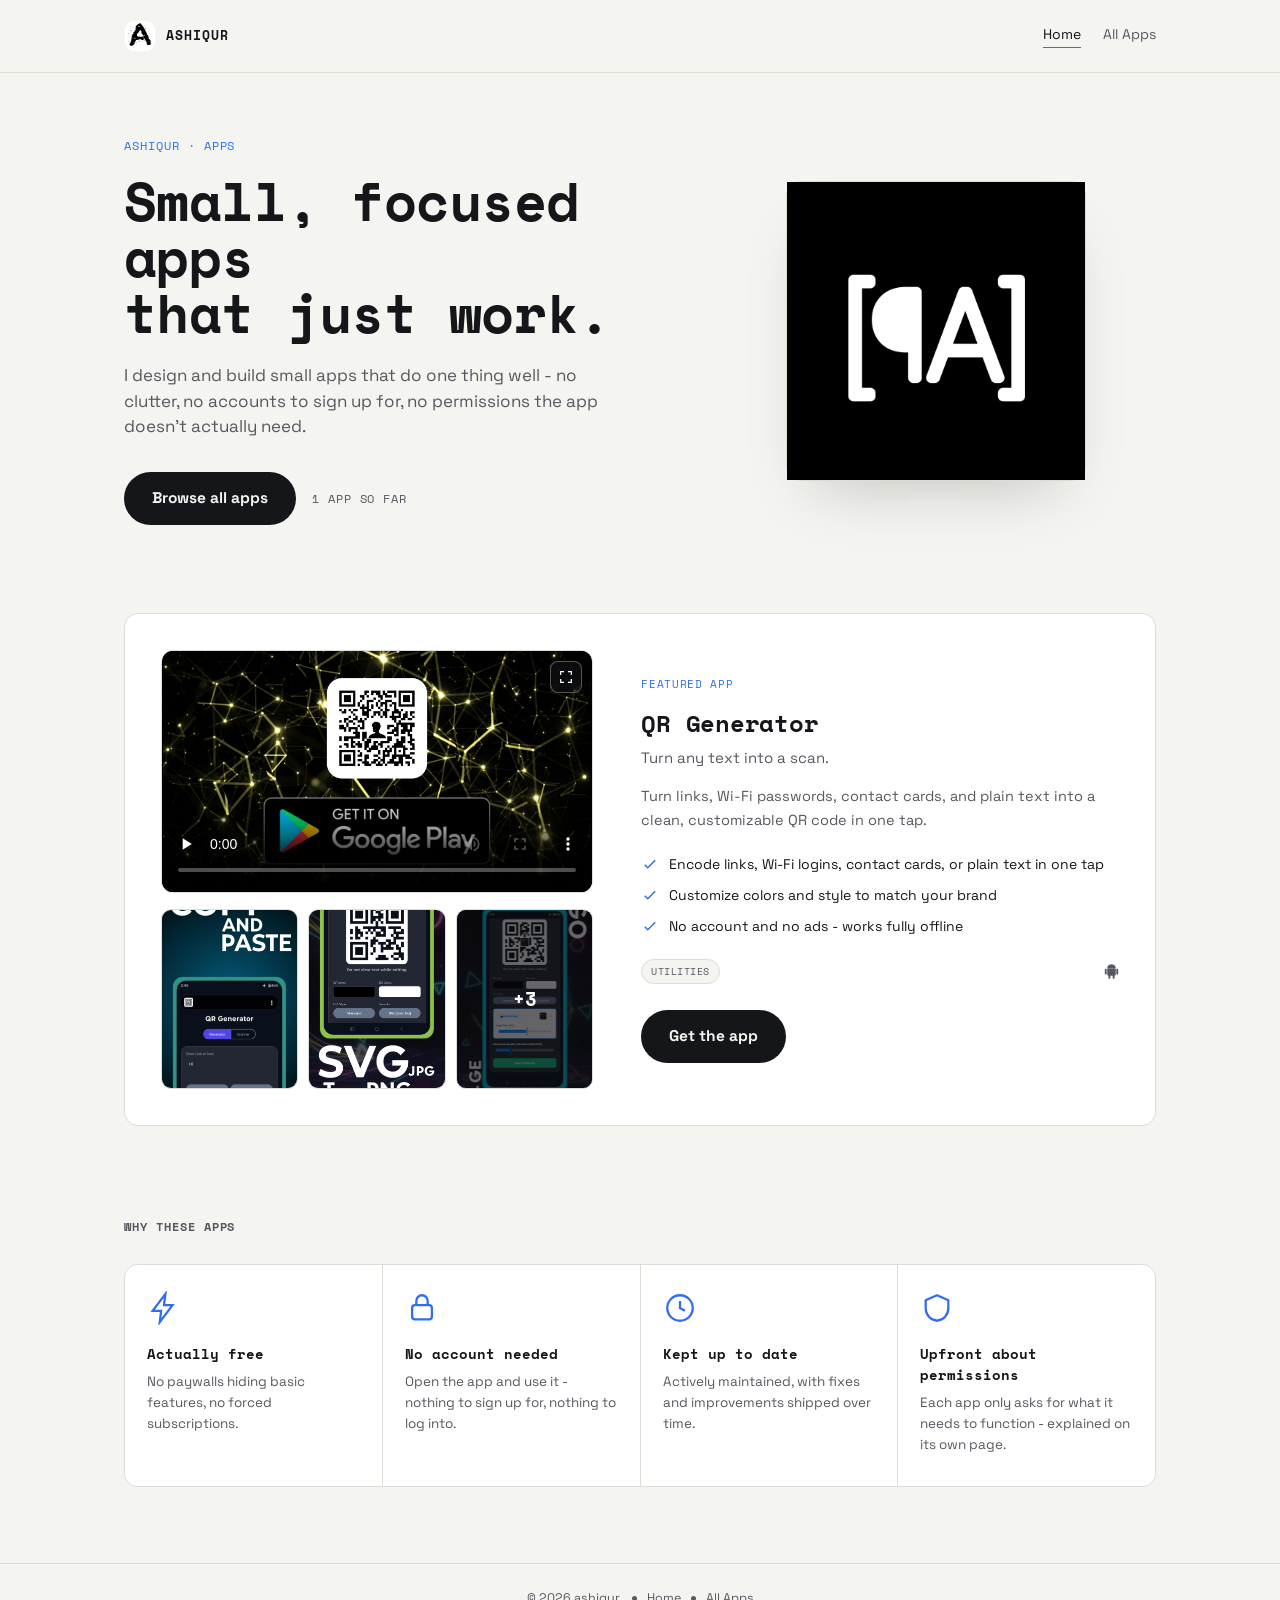
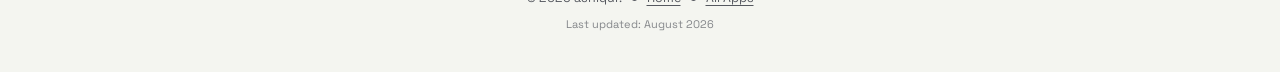
<file: index.html>
<!DOCTYPE html>
<html lang="en">
<head>
<meta charset="UTF-8">
<meta name="viewport" content="width=device-width, initial-scale=1">

<!--
  Home tab of the ashiqur.in apps site. Design system (colors, type,
  header/footer/hero patterns) matches the per-app landing page
  template 1:1 so moving from here into an app's own page - or from
  the All Apps tab - never feels like a different site.
  Site-wide brand/nav/footer config: /script.js (SITE_CONFIG).
  App list (used below for "Featured apps"): /apps/apps.data.js.
  Big video spotlight config: /featured.app.details.js - picks one
  app from apps.data.js (by id) and shows it in detail with a demo
  video. Media for it lives in /assets/featured-app/ - see the
  README.txt there. No config, no matching app id, or a missing
  video file all degrade gracefully (section just hides, or the
  video falls back to a poster/icon) - never a broken page.

  OPTIONAL BRANDING UPLOADS - the site works fine without these (a
  generated pixel-mark avatar is the fallback everywhere), but for
  full branding upload:
    /assets/favicon.png        - browser tab icon (site-wide)
    /assets/logo.png           - header brand mark (site-wide)
    /assets/preview-image.png  - 1200x630 social share image (site-wide)
  These are baked directly into the <meta> tags below (unlike the
  per-app template, this page's meta isn't JS-templated) - so if you
  rename or move any of them, update the matching og:/twitter: tags
  and the icon link below to match.
-->

<title>ashiqur - Small, Focused Apps</title>
<meta name="description" content="Small, focused Android apps by Ashiqur Rahman - no clutter, no unnecessary permissions. Browse the full app catalog with search and filters.">
<meta name="robots" content="index, follow">
<meta name="author" content="Ashiqur Rahman">
<link rel="canonical" href="https://apps.ashiqur.in/">
<link rel="icon" href="assets/favicon.png">

<meta property="og:type" content="website">
<meta property="og:url" content="https://apps.ashiqur.in/">
<meta property="og:site_name" content="ashiqur">
<meta property="og:locale" content="en_US">
<meta property="og:title" content="ashiqur - Small, Focused Apps">
<meta property="og:description" content="Small, focused Android apps by Ashiqur Rahman - no clutter, no unnecessary permissions. Browse the full app catalog with search and filters.">
<meta property="og:image" content="https://apps.ashiqur.in/assets/preview-image.png">
<meta property="og:image:secure_url" content="https://apps.ashiqur.in/assets/preview-image.png">
<meta property="og:image:width" content="1200">
<meta property="og:image:height" content="630">
<meta property="og:image:alt" content="ashiqur - apps preview">

<meta name="twitter:card" content="summary_large_image">
<meta name="twitter:title" content="ashiqur - Small, Focused Apps">
<meta name="twitter:description" content="Small, focused Android apps by Ashiqur Rahman - no clutter, no unnecessary permissions.">
<meta name="twitter:image" content="https://apps.ashiqur.in/assets/preview-image.png">
<meta name="twitter:image:alt" content="ashiqur - apps preview">

<meta name="theme-color" content="#F4F5F0" media="(prefers-color-scheme: light)">
<meta name="theme-color" content="#14161A" media="(prefers-color-scheme: dark)">

<script type="application/ld+json">
{
  "@context": "https://schema.org",
  "@type": "WebSite",
  "name": "ashiqur",
  "url": "https://apps.ashiqur.in/",
  "description": "Small, focused Android apps by Ashiqur Rahman.",
  "publisher": { "@type": "Person", "name": "Ashiqur Rahman", "alternateName": "ashiqur" },
  "potentialAction": {
    "@type": "SearchAction",
    "target": "https://apps.ashiqur.in/apps/?q={search_term_string}",
    "query-input": "required name=search_term_string"
  }
}
</script>

<link rel="preconnect" href="https://fonts.googleapis.com">
<link rel="preconnect" href="https://fonts.gstatic.com" crossorigin>
<link href="https://fonts.googleapis.com/css2?family=Space+Grotesk:wght@400;500;700&family=Space+Mono:wght@400;700&display=swap" rel="stylesheet">
<link rel="stylesheet" href="style.css">
</head>
<body>

<header class="site-header">
  <div class="wrap header-inner">
    <a class="brand" id="brandLink" href="#">
      <span class="brand-mark" id="brandMark" aria-hidden="true"></span>
      <span class="brand-text" id="brandText"></span>
    </a>
    <nav class="header-nav" id="headerNav"></nav>
  </div>
</header>

<main>
  <section class="hero wrap">
    <div class="hero-copy">
      <p class="eyebrow-row">
        <span class="eyebrow-text">ashiqur · apps</span>
      </p>
      <h1>Small, focused apps<br>that just work.</h1>
      <p class="lede">I design and build small apps that do one thing well - no clutter, no accounts to sign up for, no permissions the app doesn't actually need.</p>
      <div class="cta-row">
        <a class="btn-primary" href="https://apps.ashiqur.in/apps/">Browse all apps</a>
        <span class="cta-meta" id="appCountMeta"></span>
      </div>
    </div>
    <div class="hero-visual" id="heroVisual"></div>
  </section>

  <section class="section wrap featured-app-section" id="featuredAppSection" aria-label="Featured app" hidden>
    <div id="featuredAppSpotlight"></div>
  </section>

  <section class="section wrap" aria-label="Why these apps">
    <h2 class="section-label">Why these apps</h2>
    <div class="feature-grid">
      <article class="feature">
        <div class="feature-icon"><svg viewBox="0 0 24 24" fill="none" stroke="currentColor" stroke-width="1.6"><path d="M13 2 4 14h6l-1 8 9-12h-6l1-8Z"/></svg></div>
        <h3>Actually free</h3>
        <p>No paywalls hiding basic features, no forced subscriptions.</p>
      </article>
      <article class="feature">
        <div class="feature-icon"><svg viewBox="0 0 24 24" fill="none" stroke="currentColor" stroke-width="1.6"><rect x="5" y="10" width="14" height="10" rx="2"/><path d="M8 10V7a4 4 0 0 1 8 0v3"/></svg></div>
        <h3>No account needed</h3>
        <p>Open the app and use it - nothing to sign up for, nothing to log into.</p>
      </article>
      <article class="feature">
        <div class="feature-icon"><svg viewBox="0 0 24 24" fill="none" stroke="currentColor" stroke-width="1.6"><circle cx="12" cy="12" r="9"/><path d="M12 7v5l3.5 2"/></svg></div>
        <h3>Kept up to date</h3>
        <p>Actively maintained, with fixes and improvements shipped over time.</p>
      </article>
      <article class="feature">
        <div class="feature-icon"><svg viewBox="0 0 24 24" fill="none" stroke="currentColor" stroke-width="1.6"><path d="M12 3 4 6.5V12c0 5 3.4 8.5 8 9 4.6-.5 8-4 8-9V6.5L12 3Z"/></svg></div>
        <h3>Upfront about permissions</h3>
        <p>Each app only asks for what it needs to function - explained on its own page.</p>
      </article>
    </div>
  </section>

  <section class="section wrap" id="moreAppsSection" aria-label="More apps">
    <div class="section-heading-row">
      <h2 class="section-label">More apps</h2>
      <a class="section-link" href="https://apps.ashiqur.in/apps/">See all apps →</a>
    </div>
    <div class="app-grid" id="featuredGrid"></div>
  </section>
</main>

<footer class="site-footer wrap" id="siteFooter"></footer>

<script src="script.js"></script>
<script src="apps/apps.data.js"></script>
<script src="featured.app.details.js"></script>
<script>
(function () {
  SITE_renderHeader(SITE_CONFIG.homeUrl);
  SITE_renderFooter();

  // ---------- Hero visual: the site's own brand mark, framed ----------
  var heroVisual = document.getElementById('heroVisual');
  if (heroVisual) {
    var frame = document.createElement('div');
    frame.className = 'mark-grid';
    
    // 1. Immediately inject the SVG so it shows during loading / as a fallback
    frame.innerHTML = window.SITE_DEFAULT_MARK_SVG;
    heroVisual.appendChild(frame);

    // 2. Try loading the real image in the background
    window.SITE_pickFirstLoadable(['assets/icon.jpg'], function (resolvedUrl, isRealAsset) {
      if (isRealAsset) {
        // 3. If it successfully finds and loads icon.png, replace the SVG
        var img = document.createElement('img');
        img.src = resolvedUrl;
        img.alt = 'Hero image';
        
        frame.innerHTML = ''; // Clears out the SVG
        frame.appendChild(img);
      }
    });
  }

  var apps = window.SITE_APPS || [];

  // ---------- App count in the hero CTA meta ----------
  var countMeta = document.getElementById('appCountMeta');
  if (countMeta) {
    var liveCount = apps.filter(function (a) { return a.status !== 'soon'; }).length;
    countMeta.textContent = liveCount === 1 ? '1 app so far' : (liveCount + ' apps so far');
  }

  // ---------- Featured app spotlight (video + detail section) ----------
  SITE_renderFeaturedApp(document.getElementById('featuredAppSpotlight'), apps);
  var spotlightAppId = window.FEATURED_APP && window.FEATURED_APP.appId;

  // ---------- More apps grid (everything except the spotlighted app above) ----------
  var grid = document.getElementById('featuredGrid');
  var moreAppsSection = document.getElementById('moreAppsSection');
  if (grid) {
    var featured = apps.filter(function (a) { return a.featured && a.id !== spotlightAppId; });
    if (!featured.length) featured = apps.filter(function (a) { return a.id !== spotlightAppId; }); // fall back to everything else if nothing is flagged featured
    featured = featured.slice(0, 6);

    if (!featured.length && !apps.length) {
      // Truly no apps published anywhere yet - show the instructional
      // empty state.
      var empty = document.createElement('div');
      empty.className = 'empty-state';
      empty.innerHTML = '<p>No apps published yet - check back soon.</p>';
      grid.appendChild(empty);
    } else if (!featured.length) {
      // Apps exist, but the spotlight above already covers all of
      // them - hide this section instead of showing an empty heading
      // with nothing under it.
      if (moreAppsSection) moreAppsSection.hidden = true;
    }

    featured.forEach(function (app) {
      var isSoon = app.status === 'soon';
      var card = document.createElement(isSoon ? 'div' : 'a');
      card.className = 'app-card' + (isSoon ? ' is-disabled' : '');
      if (!isSoon) card.href = app.url;

      var top = document.createElement('div');
      top.className = 'app-card-top';

      var iconWrap = document.createElement('div');
      iconWrap.className = 'app-icon';
      top.appendChild(iconWrap);

      var titleWrap = document.createElement('div');
      titleWrap.className = 'app-card-title';
      var name = document.createElement('h3');
      name.className = 'app-name';
      name.textContent = app.name || '';
      var tagline = document.createElement('p');
      tagline.className = 'app-tagline';
      tagline.textContent = app.tagline || '';
      titleWrap.appendChild(name);
      titleWrap.appendChild(tagline);
      top.appendChild(titleWrap);

      card.appendChild(top);

      var meta = document.createElement('div');
      meta.className = 'app-card-meta';
      if (app.category) {
        var tag = document.createElement('span');
        tag.className = 'app-tag';
        tag.textContent = app.category;
        meta.appendChild(tag);
      }
      if (isSoon) {
        var badge = document.createElement('span');
        badge.className = 'app-badge-soon';
        badge.textContent = 'Coming soon';
        meta.appendChild(badge);
      }
      var platIcons = document.createElement('span');
      platIcons.className = 'app-platform-icons';
      (app.platforms || []).forEach(function (pid) {
        var span = document.createElement('span');
        span.setAttribute('aria-label', window.SITE_platformLabel ? window.SITE_platformLabel(pid) : pid);
        span.title = window.SITE_platformLabel ? window.SITE_platformLabel(pid) : pid;
        span.innerHTML = window.SITE_platformIcon ? window.SITE_platformIcon(pid) : '';
        platIcons.appendChild(span);
      });
      meta.appendChild(platIcons);
      card.appendChild(meta);

      grid.appendChild(card);
      window.SITE_renderAppIcon(iconWrap, app);
    });
  }
})();
</script>
</body>
</html>
</file>
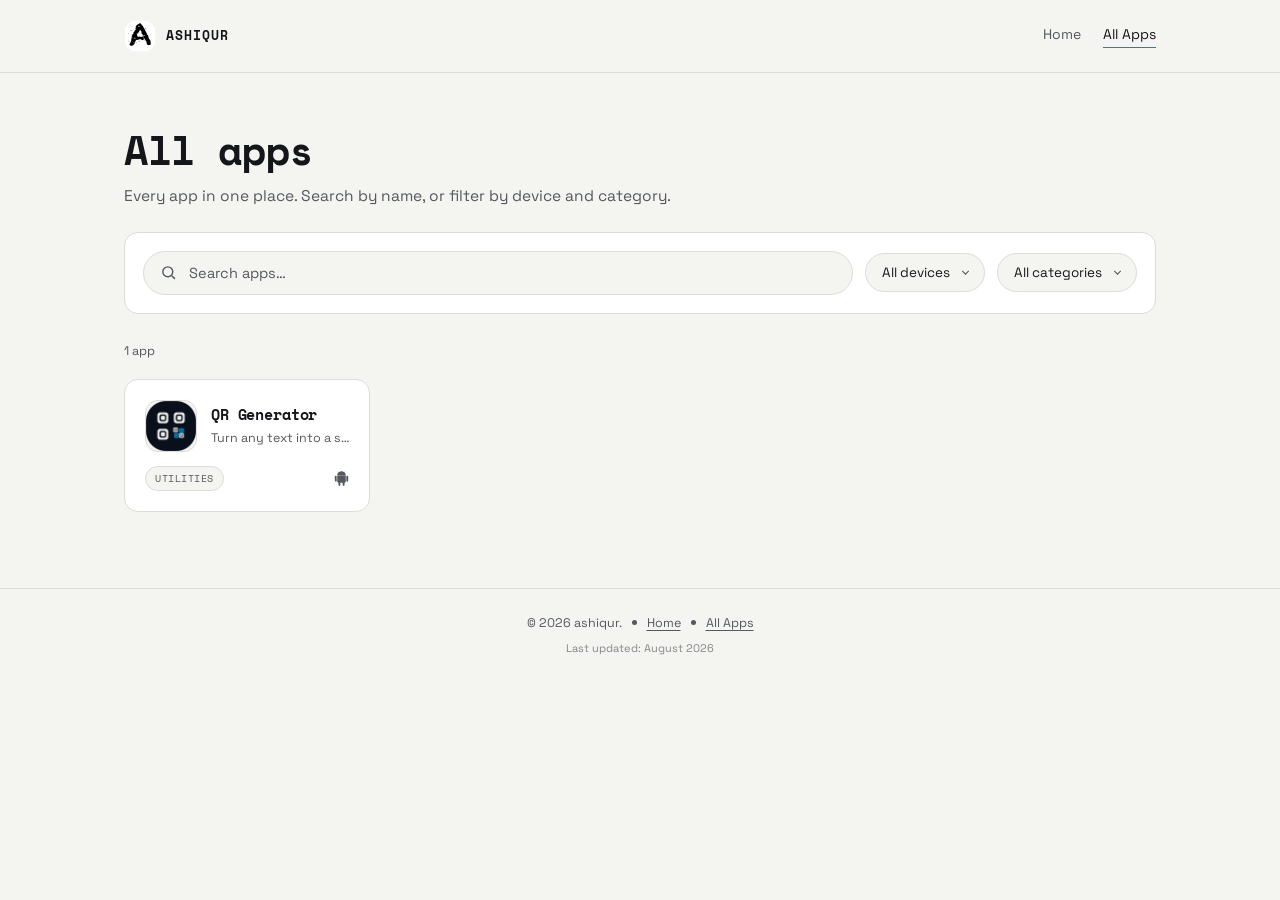
<file: apps/index.html>
<!DOCTYPE html>
<html lang="en">
<head>
<meta charset="UTF-8">
<meta name="viewport" content="width=device-width, initial-scale=1">

<!--
  All Apps tab of the ashiqur.in apps site. The grid below, and the
  Device / Category filter dropdowns, are built entirely from
  /apps/apps.data.js - add a new app there and it appears here (and
  in Home's Featured Apps section, if flagged featured) automatically.
  Icons are read from apps/assets/<id>.png per app - see apps.data.js.
  Search/filter state is mirrored into the URL (?q=&device=&category=)
  so a filtered view can be bookmarked or shared.

  OPTIONAL BRANDING UPLOADS - see index.html's head comment for the
  full list (/assets/favicon.png, /assets/logo.png,
  /assets/preview-image.png). This page's meta tags below point at
  the same site-wide preview-image.png as Home.
-->

<title>All Apps - ashiqur</title>
<meta name="description" content="Browse every app by Ashiqur Rahman in one place - search by name or filter by device and category.">
<meta name="robots" content="index, follow">
<meta name="author" content="Ashiqur Rahman">
<link rel="canonical" href="https://apps.ashiqur.in/apps/">
<link rel="icon" href="../assets/favicon.png">

<meta property="og:type" content="website">
<meta property="og:url" content="https://apps.ashiqur.in/apps/">
<meta property="og:site_name" content="ashiqur">
<meta property="og:locale" content="en_US">
<meta property="og:title" content="All Apps - ashiqur">
<meta property="og:description" content="Browse every app by Ashiqur Rahman in one place - search by name or filter by device and category.">
<meta property="og:image" content="https://apps.ashiqur.in/assets/preview-image.png">
<meta property="og:image:secure_url" content="https://apps.ashiqur.in/assets/preview-image.png">
<meta property="og:image:width" content="1200">
<meta property="og:image:height" content="630">
<meta property="og:image:alt" content="ashiqur - all apps">

<meta name="twitter:card" content="summary_large_image">
<meta name="twitter:title" content="All Apps - ashiqur">
<meta name="twitter:description" content="Browse every app by Ashiqur Rahman in one place - search by name or filter by device and category.">
<meta name="twitter:image" content="https://apps.ashiqur.in/assets/preview-image.png">
<meta name="twitter:image:alt" content="ashiqur - all apps">

<meta name="theme-color" content="#F4F5F0" media="(prefers-color-scheme: light)">
<meta name="theme-color" content="#14161A" media="(prefers-color-scheme: dark)">

<!-- Baseline JSON-LD; enhanced with a full ItemList by script.js once
     apps.data.js loads (same dynamic-update pattern as the per-app
     template - Google/Bing render JS fine, so this is safe). -->
<script type="application/ld+json" id="ldJson">
{
  "@context": "https://schema.org",
  "@type": "CollectionPage",
  "name": "All Apps - ashiqur",
  "url": "https://apps.ashiqur.in/apps/",
  "description": "Browse every app by Ashiqur Rahman in one place."
}
</script>

<link rel="preconnect" href="https://fonts.googleapis.com">
<link rel="preconnect" href="https://fonts.gstatic.com" crossorigin>
<link href="https://fonts.googleapis.com/css2?family=Space+Grotesk:wght@400;500;700&family=Space+Mono:wght@400;700&display=swap" rel="stylesheet">
<link rel="stylesheet" href="../style.css">
</head>
<body>

<header class="site-header">
  <div class="wrap header-inner">
    <a class="brand" id="brandLink" href="#">
      <span class="brand-mark" id="brandMark" aria-hidden="true"></span>
      <span class="brand-text" id="brandText"></span>
    </a>
    <nav class="header-nav" id="headerNav"></nav>
  </div>
</header>

<main>
  <section class="page-intro wrap">
    <h1>All apps</h1>
    <p>Every app in one place. Search by name, or filter by device and category.</p>
  </section>

  <section class="section wrap" aria-label="App directory">
    <form class="apps-toolbar" id="appsToolbar" role="search" autocomplete="off" onsubmit="return false;">
      <label class="search-field">
        <svg viewBox="0 0 24 24" fill="none" stroke="currentColor" stroke-width="2" aria-hidden="true"><circle cx="11" cy="11" r="7"/><path d="m21 21-4.3-4.3"/></svg>
        <span class="sr-only">Search apps</span>
        <input type="search" id="searchInput" name="q" placeholder="Search apps…">
      </label>
      <select class="filter-select" id="deviceFilter" name="device" aria-label="Filter by device">
        <option value="">All devices</option>
      </select>
      <select class="filter-select" id="categoryFilter" name="category" aria-label="Filter by category">
        <option value="">All categories</option>
      </select>
    </form>

    <p class="results-meta" id="resultsMeta" aria-live="polite"></p>
    <div class="app-grid" id="appsGrid"></div>
    <div class="empty-state" id="emptyState" hidden>
      <p>No apps match your search or filters.</p>
      <button class="btn-secondary" type="button" id="clearFiltersBtn">Clear filters</button>
    </div>
  </section>
</main>

<footer class="site-footer wrap" id="siteFooter"></footer>

<script src="../script.js"></script>
<script src="apps.data.js"></script>
<script>
(function () {
  SITE_renderHeader(SITE_CONFIG.appsUrl);
  SITE_renderFooter();

  var ALL_APPS = window.SITE_APPS || [];

  var searchInput = document.getElementById('searchInput');
  var deviceFilter = document.getElementById('deviceFilter');
  var categoryFilter = document.getElementById('categoryFilter');
  var grid = document.getElementById('appsGrid');
  var resultsMeta = document.getElementById('resultsMeta');
  var emptyState = document.getElementById('emptyState');
  var clearFiltersBtn = document.getElementById('clearFiltersBtn');

  // ---------- Build filter options from whatever's actually in apps.data.js ----------
  function uniqueSorted(values) {
    var seen = {}, out = [];
    values.forEach(function (v) {
      if (v && !seen[v]) { seen[v] = true; out.push(v); }
    });
    return out.sort(function (a, b) { return a.localeCompare(b); });
  }

  var allPlatformIds = uniqueSorted(ALL_APPS.reduce(function (acc, a) { return acc.concat(a.platforms || []); }, []));
  allPlatformIds.forEach(function (pid) {
    var opt = document.createElement('option');
    opt.value = pid;
    opt.textContent = window.SITE_platformLabel ? window.SITE_platformLabel(pid) : pid;
    deviceFilter.appendChild(opt);
  });

  var allCategories = uniqueSorted(ALL_APPS.map(function (a) { return a.category; }));
  allCategories.forEach(function (cat) {
    var opt = document.createElement('option');
    opt.value = cat;
    opt.textContent = cat;
    categoryFilter.appendChild(opt);
  });

  // ---------- Read initial state from the URL (?q=&device=&category=) ----------
  var params = new URLSearchParams(window.location.search);
  if (params.get('q')) searchInput.value = params.get('q');
  if (params.get('device') && allPlatformIds.indexOf(params.get('device')) !== -1) deviceFilter.value = params.get('device');
  if (params.get('category') && allCategories.indexOf(params.get('category')) !== -1) categoryFilter.value = params.get('category');

  function syncUrl() {
    var p = new URLSearchParams();
    if (searchInput.value.trim()) p.set('q', searchInput.value.trim());
    if (deviceFilter.value) p.set('device', deviceFilter.value);
    if (categoryFilter.value) p.set('category', categoryFilter.value);
    var qs = p.toString();
    var newUrl = window.location.pathname + (qs ? '?' + qs : '');
    window.history.replaceState(null, '', newUrl);
  }

  function matchesQuery(app, q) {
    if (!q) return true;
    var haystack = [app.name, app.tagline, app.description, app.category].join(' ').toLowerCase();
    return haystack.indexOf(q.toLowerCase()) !== -1;
  }

  function buildCard(app) {
    var isSoon = app.status === 'soon';
    var card = document.createElement(isSoon ? 'div' : 'a');
    card.className = 'app-card' + (isSoon ? ' is-disabled' : '');
    if (!isSoon) card.href = app.url;

    var top = document.createElement('div');
    top.className = 'app-card-top';

    var iconWrap = document.createElement('div');
    iconWrap.className = 'app-icon';
    top.appendChild(iconWrap);

    var titleWrap = document.createElement('div');
    titleWrap.className = 'app-card-title';
    var name = document.createElement('h3');
    name.className = 'app-name';
    name.textContent = app.name || '';
    var tagline = document.createElement('p');
    tagline.className = 'app-tagline';
    tagline.textContent = app.tagline || '';
    titleWrap.appendChild(name);
    titleWrap.appendChild(tagline);
    top.appendChild(titleWrap);

    card.appendChild(top);

    var meta = document.createElement('div');
    meta.className = 'app-card-meta';
    if (app.category) {
      var tag = document.createElement('span');
      tag.className = 'app-tag';
      tag.textContent = app.category;
      meta.appendChild(tag);
    }
    if (isSoon) {
      var badge = document.createElement('span');
      badge.className = 'app-badge-soon';
      badge.textContent = 'Coming soon';
      meta.appendChild(badge);
    }
    var platIcons = document.createElement('span');
    platIcons.className = 'app-platform-icons';
    (app.platforms || []).forEach(function (pid) {
      var span = document.createElement('span');
      var label = window.SITE_platformLabel ? window.SITE_platformLabel(pid) : pid;
      span.setAttribute('aria-label', label);
      span.title = label;
      span.innerHTML = window.SITE_platformIcon ? window.SITE_platformIcon(pid) : '';
      platIcons.appendChild(span);
    });
    meta.appendChild(platIcons);
    card.appendChild(meta);

    window.SITE_renderAppIcon(iconWrap, app);
    return card;
  }

  function render() {
    var q = searchInput.value.trim();
    var device = deviceFilter.value;
    var category = categoryFilter.value;

    var filtered = ALL_APPS.filter(function (app) {
      if (!matchesQuery(app, q)) return false;
      if (device && (app.platforms || []).indexOf(device) === -1) return false;
      if (category && app.category !== category) return false;
      return true;
    });

    grid.innerHTML = '';
    filtered.forEach(function (app) { grid.appendChild(buildCard(app)); });

    var total = ALL_APPS.length;
    resultsMeta.textContent = total === 0 ? '' :
      (filtered.length === total ? (total + (total === 1 ? ' app' : ' apps')) : ('Showing ' + filtered.length + ' of ' + total + ' apps'));

    var isEmpty = filtered.length === 0;
    emptyState.hidden = !isEmpty;
    grid.hidden = isEmpty;

    syncUrl();
    updateJsonLd(filtered);
  }

  function updateJsonLd(filtered) {
    var ldScript = document.getElementById('ldJson');
    if (!ldScript) return;
    var ld = {
      '@context': 'https://schema.org',
      '@type': 'CollectionPage',
      name: 'All Apps - ashiqur',
      url: 'https://apps.ashiqur.in/apps/',
      description: 'Browse every app by Ashiqur Rahman in one place.',
      mainEntity: {
        '@type': 'ItemList',
        itemListElement: ALL_APPS.map(function (app, i) {
          return {
            '@type': 'ListItem',
            position: i + 1,
            url: app.url,
            name: app.name
          };
        })
      }
    };
    ldScript.textContent = JSON.stringify(ld, null, 2);
  }

  searchInput.addEventListener('input', render);
  deviceFilter.addEventListener('change', render);
  categoryFilter.addEventListener('change', render);
  clearFiltersBtn.addEventListener('click', function () {
    searchInput.value = '';
    deviceFilter.value = '';
    categoryFilter.value = '';
    render();
    searchInput.focus();
  });

  render();
})();
</script>
</body>
</html>
</file>
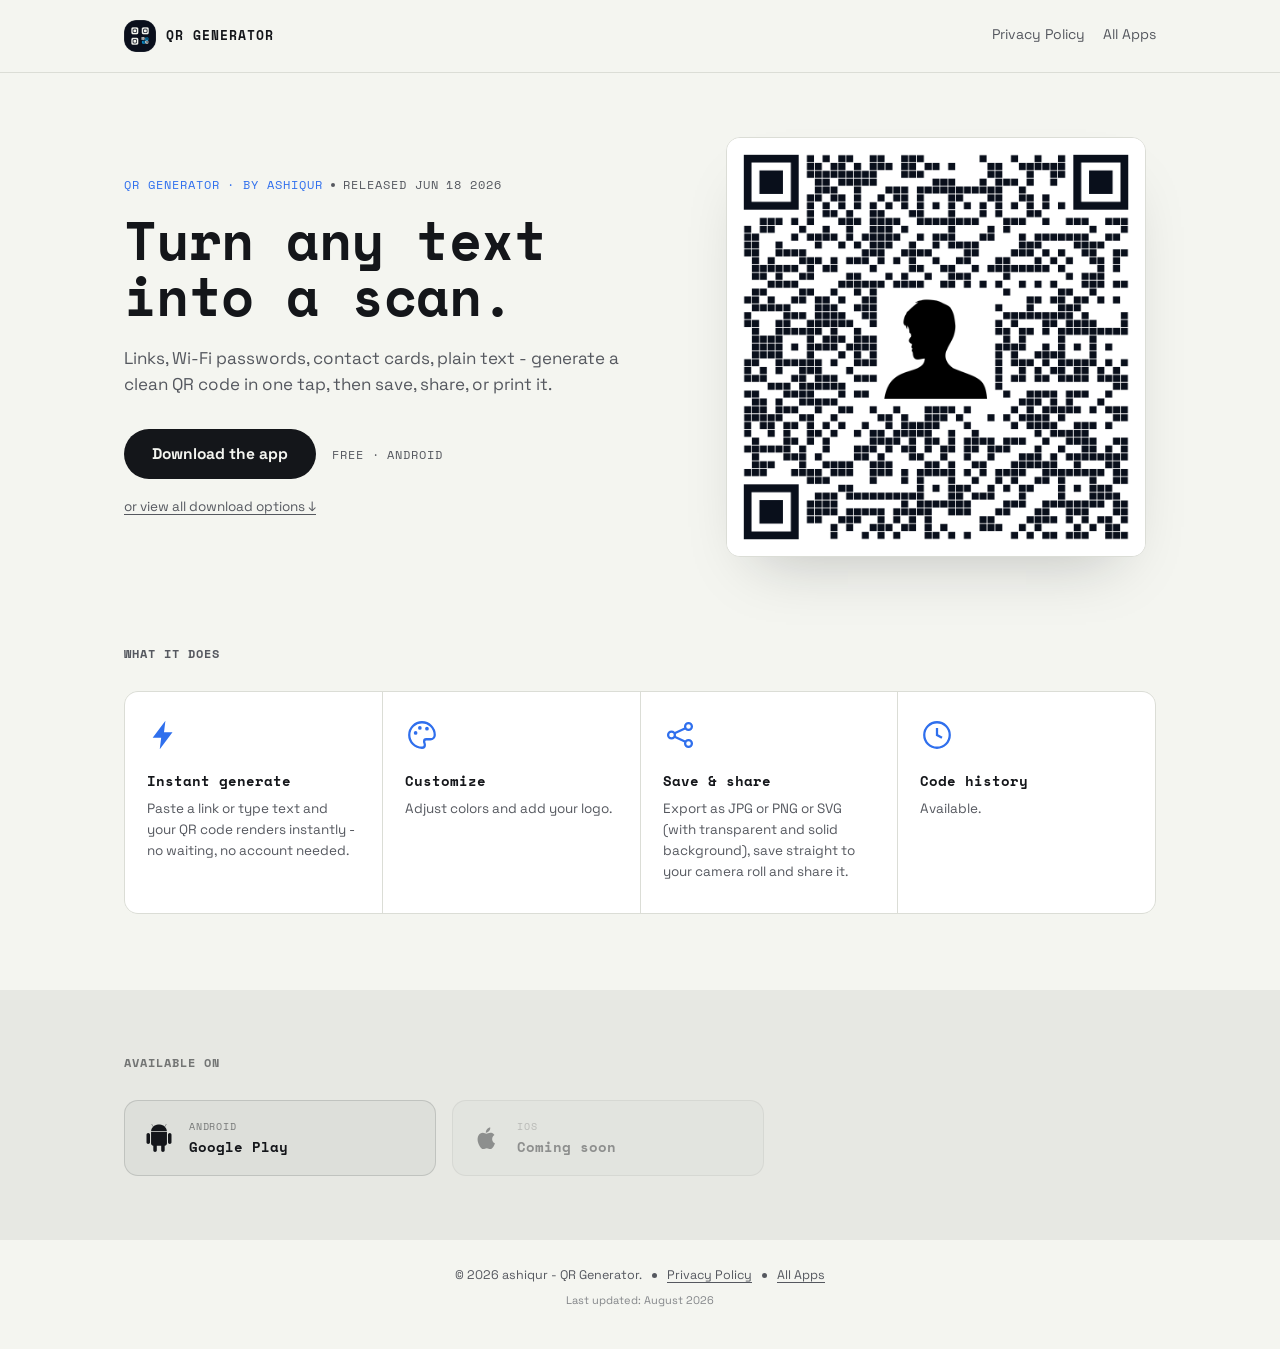
<file: apps/qr-generator/index.html>
<!DOCTYPE html>
<html lang="en">
<head>
<meta charset="UTF-8">
<meta name="viewport" content="width=device-width, initial-scale=1">

<!--
  This page is a generic template. Everything app-specific - SEO/social
  meta, favicon, logo, hero copy, features, footer, and the download
  links below - is filled in from two files loaded next:
  app.details.js and platforms.config.js. Edit those two files for a
  new app; you should not need to edit this file.
-->

<!--
  STATIC FALLBACK TAGS FOR THIS DEPLOYED APP (QR Generator)
  ==========================================================
  Everything below duplicates, as plain non-JS HTML, what the script
  further down injects dynamically from app.details.js. This is
  needed because most link-preview bots (Facebook, X/Twitter,
  WhatsApp, Discord, Slack, iMessage, LinkedIn) fetch the raw HTML
  and do NOT execute JavaScript, so without this block they'd see no
  title, no description, and no image at all. Google and other
  JS-rendering crawlers were already fine either way.
  If you change name/seo/social/assets in app.details.js, update this
  block to match - it will not update itself. This block is specific
  to THIS app's deployed copy; when duplicating the folder for a new
  app, start from the generic (un-baked) template instead of this file.
-->
<title>QR Generator - Create Custom QR Codes Instantly | ashiqur</title>
<meta name="description" content="QR Generator turns links, Wi-Fi passwords, contact cards, and plain text into clean, customizable QR codes in one tap. Free on Android.">
<meta name="robots" content="index, follow">
<meta name="author" content="Ashiqur Rahman">
<link rel="canonical" href="https://apps.ashiqur.in/apps/qr-generator/">
<link rel="icon" href="favicon.png">

<meta property="og:type" content="website">
<meta property="og:url" content="https://apps.ashiqur.in/apps/qr-generator/">
<meta property="og:site_name" content="ashiqur">
<meta property="og:locale" content="en_US">
<meta property="og:title" content="QR Generator - Create Custom QR Codes Instantly">
<meta property="og:description" content="Turn links, Wi-Fi passwords, contact cards, and plain text into a clean QR code in one tap. Free on Android.">
<meta property="og:image" content="https://apps.ashiqur.in/apps/qr-generator/preview-image.png">
<meta property="og:image:secure_url" content="https://apps.ashiqur.in/apps/qr-generator/preview-image.png">
<meta property="og:image:width" content="1200">
<meta property="og:image:height" content="630">
<meta property="og:image:alt" content="QR Generator app preview">

<meta name="twitter:card" content="summary_large_image">
<meta name="twitter:title" content="QR Generator - Create Custom QR Codes Instantly">
<meta name="twitter:description" content="Turn links, Wi-Fi passwords, contact cards, and plain text into a clean QR code in one tap. Free on Android.">
<meta name="twitter:image" content="https://apps.ashiqur.in/apps/qr-generator/preview-image.png">
<meta name="twitter:image:alt" content="QR Generator app preview">

<meta name="theme-color" content="#F4F5F0" media="(prefers-color-scheme: light)">
<meta name="theme-color" content="#14161A" media="(prefers-color-scheme: dark)">

<script type="application/ld+json">
{
  "@context": "https://schema.org",
  "@type": "SoftwareApplication",
  "name": "QR Generator",
  "url": "https://apps.ashiqur.in/apps/qr-generator/",
  "image": "https://apps.ashiqur.in/apps/qr-generator/preview-image.png",
  "description": "QR Generator turns links, Wi-Fi passwords, contact cards, and plain text into clean, customizable QR codes in one tap. Free on Android.",
  "applicationCategory": "UtilitiesApplication",
  "operatingSystem": "ANDROID",
  "author": { "@type": "Person", "name": "Ashiqur Rahman", "alternateName": "ashiqur" },
  "offers": { "@type": "Offer", "price": "0", "priceCurrency": "USD" }
}
</script>

<script src="app.details.js"></script>
<script src="platforms.config.js"></script>
<script>
(function(){
  var APP = window.APP_DETAILS || {};
  var PLATFORMS = window.APP_PLATFORMS || [];

  // ---- Shared default identity mark ----
  // Ships with the template as the fallback favicon / header logo /
  // hero image whenever app.details.js leaves assets.favicon,
  // assets.logo, or assets.bigImage blank. It's a small pixel-portrait
  // SVG with its own @media (prefers-color-scheme: dark) rule built
  // in (see below), so on its own - e.g. as a favicon - it already
  // matches the visitor's device/browser theme; inline (header, hero)
  // it also picks up --accent like everything else on the page.
  var DEFAULT_MARK_SVG = `<svg class="app-default-mark" viewBox="2 2 28 28" xmlns="http://www.w3.org/2000/svg" shape-rendering="crispEdges" role="img" aria-label="Pixel portrait of Ashiqur Rahman">
<style>
  .app-default-mark { --auto-fill: #2d4159; }
  @media (prefers-color-scheme: dark) {
    .app-default-mark { --auto-fill: #e8ecf2; }
  }
</style>
<g fill="var(--accent, var(--auto-fill))" transform="translate(16,15) scale(0.85) translate(-16,-16.5)">
<rect x="14" y="0" width="1" height="1" fill-opacity="0.01"/>
<rect x="12" y="1" width="1" height="1" fill-opacity="0.01"/>
<rect x="16" y="1" width="2" height="1" fill-opacity="0.01"/>
<rect x="11" y="2" width="1" height="1" fill-opacity="0.01"/>
<rect x="13" y="2" width="1" height="1" fill-opacity="0.04"/>
<rect x="14" y="2" width="1" height="1" fill-opacity="0.13"/>
<rect x="15" y="2" width="1" height="1" fill-opacity="0.08"/>
<rect x="10" y="3" width="1" height="1" fill-opacity="0.01"/>
<rect x="12" y="3" width="1" height="1" fill-opacity="0.17"/>
<rect x="13" y="3" width="1" height="1" fill-opacity="0.85"/>
<rect x="14" y="3" width="1" height="1" fill-opacity="0.98"/>
<rect x="15" y="3" width="1" height="1" fill-opacity="0.93"/>
<rect x="16" y="3" width="1" height="1" fill-opacity="0.72"/>
<rect x="17" y="3" width="1" height="1" fill-opacity="0.25"/>
<rect x="9" y="4" width="1" height="1" fill-opacity="0.01"/>
<rect x="11" y="4" width="1" height="1" fill-opacity="0.17"/>
<rect x="12" y="4" width="1" height="1" fill-opacity="0.91"/>
<rect x="13" y="4" width="4" height="1"/>
<rect x="17" y="4" width="1" height="1" fill-opacity="0.98"/>
<rect x="18" y="4" width="1" height="1" fill-opacity="0.13"/>
<rect x="20" y="4" width="1" height="1" fill-opacity="0.01"/>
<rect x="9" y="5" width="1" height="1" fill-opacity="0.01"/>
<rect x="11" y="5" width="1" height="1" fill-opacity="0.71"/>
<rect x="12" y="5" width="1" height="1"/>
<rect x="13" y="5" width="1" height="1" fill-opacity="0.98"/>
<rect x="14" y="5" width="2" height="1"/>
<rect x="16" y="5" width="1" height="1" fill-opacity="0.97"/>
<rect x="17" y="5" width="1" height="1"/>
<rect x="18" y="5" width="1" height="1" fill-opacity="0.41"/>
<rect x="20" y="5" width="1" height="1" fill-opacity="0.02"/>
<rect x="9" y="6" width="1" height="1" fill-opacity="0.01"/>
<rect x="11" y="6" width="1" height="1" fill-opacity="0.53"/>
<rect x="12" y="6" width="1" height="1"/>
<rect x="13" y="6" width="1" height="1" fill-opacity="0.99"/>
<rect x="14" y="6" width="2" height="1"/>
<rect x="16" y="6" width="1" height="1" fill-opacity="0.98"/>
<rect x="17" y="6" width="1" height="1"/>
<rect x="18" y="6" width="1" height="1" fill-opacity="0.54"/>
<rect x="20" y="6" width="1" height="1" fill-opacity="0.02"/>
<rect x="12" y="7" width="1" height="1" fill-opacity="0.84"/>
<rect x="13" y="7" width="1" height="1"/>
<rect x="14" y="7" width="1" height="1" fill-opacity="0.99"/>
<rect x="15" y="7" width="1" height="1"/>
<rect x="16" y="7" width="1" height="1" fill-opacity="0.98"/>
<rect x="17" y="7" width="1" height="1"/>
<rect x="18" y="7" width="1" height="1" fill-opacity="0.45"/>
<rect x="20" y="7" width="1" height="1" fill-opacity="0.02"/>
<rect x="11" y="8" width="1" height="1" fill-opacity="0.03"/>
<rect x="12" y="8" width="1" height="1" fill-opacity="0.83"/>
<rect x="13" y="8" width="1" height="1"/>
<rect x="14" y="8" width="1" height="1" fill-opacity="0.99"/>
<rect x="15" y="8" width="2" height="1"/>
<rect x="17" y="8" width="1" height="1" fill-opacity="0.96"/>
<rect x="18" y="8" width="1" height="1" fill-opacity="0.13"/>
<rect x="20" y="8" width="1" height="1" fill-opacity="0.01"/>
<rect x="10" y="9" width="2" height="1" fill-opacity="0.01"/>
<rect x="12" y="9" width="1" height="1" fill-opacity="0.66"/>
<rect x="13" y="9" width="2" height="1" fill-opacity="0.99"/>
<rect x="15" y="9" width="1" height="1" fill-opacity="0.98"/>
<rect x="16" y="9" width="1" height="1"/>
<rect x="17" y="9" width="1" height="1" fill-opacity="0.56"/>
<rect x="19" y="9" width="1" height="1" fill-opacity="0.01"/>
<rect x="10" y="10" width="1" height="1" fill-opacity="0.02"/>
<rect x="12" y="10" width="1" height="1" fill-opacity="0.48"/>
<rect x="13" y="10" width="1" height="1"/>
<rect x="14" y="10" width="1" height="1" fill-opacity="0.98"/>
<rect x="15" y="10" width="2" height="1"/>
<rect x="17" y="10" width="1" height="1" fill-opacity="0.17"/>
<rect x="18" y="10" width="1" height="1" fill-opacity="0.02"/>
<rect x="19" y="10" width="1" height="1" fill-opacity="0.01"/>
<rect x="10" y="11" width="1" height="1" fill-opacity="0.02"/>
<rect x="12" y="11" width="1" height="1" fill-opacity="0.04"/>
<rect x="13" y="11" width="1" height="1" fill-opacity="0.26"/>
<rect x="14" y="11" width="1" height="1" fill-opacity="0.87"/>
<rect x="15" y="11" width="2" height="1"/>
<rect x="17" y="11" width="1" height="1" fill-opacity="0.33"/>
<rect x="20" y="11" width="1" height="1" fill-opacity="0.02"/>
<rect x="21" y="11" width="1" height="1" fill-opacity="0.01"/>
<rect x="11" y="12" width="1" height="1" fill-opacity="0.01"/>
<rect x="12" y="12" width="1" height="1" fill-opacity="0.2"/>
<rect x="13" y="12" width="1" height="1" fill-opacity="0.58"/>
<rect x="14" y="12" width="2" height="1" fill-opacity="0.99"/>
<rect x="16" y="12" width="1" height="1"/>
<rect x="17" y="12" width="1" height="1" fill-opacity="0.92"/>
<rect x="18" y="12" width="1" height="1" fill-opacity="0.36"/>
<rect x="19" y="12" width="1" height="1" fill-opacity="0.05"/>
<rect x="22" y="12" width="1" height="1" fill-opacity="0.01"/>
<rect x="8" y="13" width="1" height="1" fill-opacity="0.01"/>
<rect x="10" y="13" width="1" height="1" fill-opacity="0.4"/>
<rect x="11" y="13" width="1" height="1" fill-opacity="0.82"/>
<rect x="12" y="13" width="7" height="1"/>
<rect x="19" y="13" width="1" height="1" fill-opacity="0.88"/>
<rect x="20" y="13" width="1" height="1" fill-opacity="0.56"/>
<rect x="21" y="13" width="1" height="1" fill-opacity="0.15"/>
<rect x="7" y="14" width="1" height="1" fill-opacity="0.01"/>
<rect x="9" y="14" width="1" height="1" fill-opacity="0.53"/>
<rect x="10" y="14" width="3" height="1"/>
<rect x="13" y="14" width="1" height="1" fill-opacity="0.99"/>
<rect x="14" y="14" width="4" height="1"/>
<rect x="18" y="14" width="1" height="1" fill-opacity="0.99"/>
<rect x="19" y="14" width="2" height="1"/>
<rect x="21" y="14" width="1" height="1" fill-opacity="0.95"/>
<rect x="22" y="14" width="1" height="1" fill-opacity="0.26"/>
<rect x="24" y="14" width="1" height="1" fill-opacity="0.01"/>
<rect x="6" y="15" width="1" height="1" fill-opacity="0.01"/>
<rect x="8" y="15" width="1" height="1" fill-opacity="0.15"/>
<rect x="9" y="15" width="1" height="1"/>
<rect x="10" y="15" width="2" height="1" fill-opacity="0.99"/>
<rect x="12" y="15" width="8" height="1"/>
<rect x="20" y="15" width="1" height="1" fill-opacity="0.97"/>
<rect x="21" y="15" width="1" height="1"/>
<rect x="22" y="15" width="1" height="1" fill-opacity="0.78"/>
<rect x="24" y="15" width="1" height="1" fill-opacity="0.01"/>
<rect x="6" y="16" width="1" height="1" fill-opacity="0.02"/>
<rect x="8" y="16" width="1" height="1" fill-opacity="0.42"/>
<rect x="9" y="16" width="1" height="1"/>
<rect x="10" y="16" width="1" height="1" fill-opacity="0.98"/>
<rect x="11" y="16" width="11" height="1"/>
<rect x="22" y="16" width="1" height="1" fill-opacity="0.91"/>
<rect x="23" y="16" width="1" height="1" fill-opacity="0.05"/>
<rect x="6" y="17" width="1" height="1" fill-opacity="0.02"/>
<rect x="8" y="17" width="1" height="1" fill-opacity="0.51"/>
<rect x="9" y="17" width="1" height="1"/>
<rect x="10" y="17" width="2" height="1" fill-opacity="0.98"/>
<rect x="12" y="17" width="1" height="1" fill-opacity="0.99"/>
<rect x="13" y="17" width="6" height="1"/>
<rect x="19" y="17" width="3" height="1" fill-opacity="0.99"/>
<rect x="22" y="17" width="1" height="1" fill-opacity="0.95"/>
<rect x="23" y="17" width="1" height="1" fill-opacity="0.1"/>
<rect x="6" y="18" width="2" height="1" fill-opacity="0.01"/>
<rect x="8" y="18" width="1" height="1" fill-opacity="0.79"/>
<rect x="9" y="18" width="1" height="1" fill-opacity="0.98"/>
<rect x="10" y="18" width="1" height="1" fill-opacity="0.99"/>
<rect x="11" y="18" width="7" height="1"/>
<rect x="18" y="18" width="1" height="1" fill-opacity="0.99"/>
<rect x="19" y="18" width="3" height="1"/>
<rect x="22" y="18" width="1" height="1" fill-opacity="0.97"/>
<rect x="23" y="18" width="1" height="1" fill-opacity="0.06"/>
<rect x="6" y="19" width="1" height="1" fill-opacity="0.01"/>
<rect x="8" y="19" width="1" height="1" fill-opacity="0.48"/>
<rect x="9" y="19" width="1" height="1"/>
<rect x="10" y="19" width="1" height="1" fill-opacity="0.99"/>
<rect x="11" y="19" width="1" height="1" fill-opacity="0.38"/>
<rect x="12" y="19" width="1" height="1" fill-opacity="0.76"/>
<rect x="13" y="19" width="1" height="1"/>
<rect x="14" y="19" width="2" height="1" fill-opacity="0.99"/>
<rect x="16" y="19" width="3" height="1"/>
<rect x="19" y="19" width="1" height="1" fill-opacity="0.69"/>
<rect x="20" y="19" width="1" height="1" fill-opacity="0.79"/>
<rect x="21" y="19" width="1" height="1" fill-opacity="0.63"/>
<rect x="22" y="19" width="1" height="1" fill-opacity="0.79"/>
<rect x="23" y="19" width="1" height="1" fill-opacity="0.26"/>
<rect x="25" y="19" width="1" height="1" fill-opacity="0.01"/>
<rect x="8" y="20" width="1" height="1" fill-opacity="0.03"/>
<rect x="9" y="20" width="1" height="1" fill-opacity="0.63"/>
<rect x="10" y="20" width="1" height="1" fill-opacity="0.91"/>
<rect x="11" y="20" width="1" height="1" fill-opacity="0.37"/>
<rect x="12" y="20" width="1" height="1" fill-opacity="0.48"/>
<rect x="13" y="20" width="4" height="1"/>
<rect x="17" y="20" width="1" height="1" fill-opacity="0.44"/>
<rect x="18" y="20" width="1" height="1" fill-opacity="0.8"/>
<rect x="19" y="20" width="1" height="1" fill-opacity="0.2"/>
<rect x="20" y="20" width="1" height="1" fill-opacity="0.33"/>
<rect x="21" y="20" width="1" height="1" fill-opacity="0.4"/>
<rect x="22" y="20" width="1" height="1" fill-opacity="0.77"/>
<rect x="23" y="20" width="1" height="1" fill-opacity="0.76"/>
<rect x="25" y="20" width="1" height="1" fill-opacity="0.01"/>
<rect x="10" y="21" width="1" height="1" fill-opacity="0.88"/>
<rect x="11" y="21" width="1" height="1" fill-opacity="0.93"/>
<rect x="12" y="21" width="1" height="1" fill-opacity="0.86"/>
<rect x="13" y="21" width="1" height="1" fill-opacity="0.64"/>
<rect x="14" y="21" width="1" height="1" fill-opacity="0.24"/>
<rect x="15" y="21" width="1" height="1" fill-opacity="0.8"/>
<rect x="16" y="21" width="1" height="1"/>
<rect x="17" y="21" width="1" height="1" fill-opacity="0.19"/>
<rect x="18" y="21" width="1" height="1" fill-opacity="0.25"/>
<rect x="19" y="21" width="1" height="1" fill-opacity="0.46"/>
<rect x="20" y="21" width="1" height="1" fill-opacity="0.76"/>
<rect x="21" y="21" width="1" height="1" fill-opacity="0.66"/>
<rect x="22" y="21" width="1" height="1" fill-opacity="0.17"/>
<rect x="23" y="21" width="1" height="1" fill-opacity="0.24"/>
<rect x="8" y="22" width="1" height="1" fill-opacity="0.01"/>
<rect x="9" y="22" width="1" height="1" fill-opacity="0.31"/>
<rect x="10" y="22" width="1" height="1" fill-opacity="0.47"/>
<rect x="11" y="22" width="1" height="1" fill-opacity="0.3"/>
<rect x="12" y="22" width="1" height="1" fill-opacity="0.98"/>
<rect x="13" y="22" width="1" height="1" fill-opacity="0.69"/>
<rect x="14" y="22" width="1" height="1" fill-opacity="0.25"/>
<rect x="15" y="22" width="1" height="1" fill-opacity="0.17"/>
<rect x="16" y="22" width="1" height="1" fill-opacity="0.94"/>
<rect x="17" y="22" width="1" height="1" fill-opacity="0.65"/>
<rect x="18" y="22" width="1" height="1" fill-opacity="0.24"/>
<rect x="19" y="22" width="1" height="1" fill-opacity="0.85"/>
<rect x="20" y="22" width="1" height="1" fill-opacity="0.84"/>
<rect x="21" y="22" width="1" height="1" fill-opacity="0.25"/>
<rect x="22" y="22" width="1" height="1" fill-opacity="0.58"/>
<rect x="23" y="22" width="1" height="1" fill-opacity="0.17"/>
<rect x="25" y="22" width="1" height="1" fill-opacity="0.01"/>
<rect x="7" y="23" width="1" height="1" fill-opacity="0.01"/>
<rect x="9" y="23" width="1" height="1" fill-opacity="0.53"/>
<rect x="10" y="23" width="1" height="1" fill-opacity="0.23"/>
<rect x="11" y="23" width="1" height="1" fill-opacity="0.05"/>
<rect x="12" y="23" width="1" height="1" fill-opacity="0.99"/>
<rect x="13" y="23" width="1" height="1"/>
<rect x="14" y="23" width="1" height="1" fill-opacity="0.6"/>
<rect x="16" y="23" width="1" height="1" fill-opacity="0.56"/>
<rect x="17" y="23" width="1" height="1" fill-opacity="0.87"/>
<rect x="18" y="23" width="1" height="1" fill-opacity="0.11"/>
<rect x="19" y="23" width="1" height="1"/>
<rect x="20" y="23" width="1" height="1" fill-opacity="0.71"/>
<rect x="22" y="23" width="1" height="1" fill-opacity="0.24"/>
<rect x="23" y="23" width="1" height="1" fill-opacity="0.07"/>
<rect x="10" y="24" width="1" height="1" fill-opacity="0.22"/>
<rect x="11" y="24" width="1" height="1" fill-opacity="0.05"/>
<rect x="12" y="24" width="1" height="1" fill-opacity="0.92"/>
<rect x="13" y="24" width="2" height="1"/>
<rect x="15" y="24" width="1" height="1" fill-opacity="0.03"/>
<rect x="16" y="24" width="1" height="1" fill-opacity="0.48"/>
<rect x="17" y="24" width="1" height="1" fill-opacity="0.98"/>
<rect x="18" y="24" width="1" height="1" fill-opacity="0.03"/>
<rect x="19" y="24" width="1" height="1" fill-opacity="0.47"/>
<rect x="20" y="24" width="1" height="1" fill-opacity="0.64"/>
<rect x="21" y="24" width="1" height="1" fill-opacity="0.26"/>
<rect x="22" y="24" width="1" height="1" fill-opacity="0.07"/>
<rect x="23" y="24" width="1" height="1" fill-opacity="0.02"/>
<rect x="11" y="25" width="1" height="1" fill-opacity="0.01"/>
<rect x="12" y="25" width="1" height="1" fill-opacity="0.44"/>
<rect x="13" y="25" width="1" height="1" fill-opacity="0.97"/>
<rect x="14" y="25" width="1" height="1" fill-opacity="0.84"/>
<rect x="15" y="25" width="1" height="1" fill-opacity="0.26"/>
<rect x="16" y="25" width="1" height="1" fill-opacity="0.95"/>
<rect x="17" y="25" width="1" height="1"/>
<rect x="18" y="25" width="1" height="1" fill-opacity="0.17"/>
<rect x="19" y="25" width="1" height="1" fill-opacity="0.58"/>
<rect x="20" y="25" width="1" height="1" fill-opacity="0.18"/>
<rect x="21" y="25" width="1" height="1" fill-opacity="0.12"/>
<rect x="9" y="26" width="1" height="1" fill-opacity="0.03"/>
<rect x="10" y="26" width="1" height="1" fill-opacity="0.87"/>
<rect x="11" y="26" width="1" height="1" fill-opacity="0.41"/>
<rect x="12" y="26" width="1" height="1" fill-opacity="0.15"/>
<rect x="13" y="26" width="1" height="1" fill-opacity="0.41"/>
<rect x="14" y="26" width="1" height="1" fill-opacity="0.24"/>
<rect x="15" y="26" width="1" height="1" fill-opacity="0.61"/>
<rect x="16" y="26" width="2" height="1"/>
<rect x="18" y="26" width="1" height="1" fill-opacity="0.24"/>
<rect x="19" y="26" width="1" height="1" fill-opacity="0.15"/>
<rect x="20" y="26" width="1" height="1" fill-opacity="0.05"/>
<rect x="9" y="27" width="1" height="1" fill-opacity="0.01"/>
<rect x="10" y="27" width="1" height="1" fill-opacity="0.45"/>
<rect x="11" y="27" width="1" height="1" fill-opacity="0.14"/>
<rect x="12" y="27" width="1" height="1" fill-opacity="0.12"/>
<rect x="13" y="27" width="1" height="1" fill-opacity="0.09"/>
<rect x="15" y="27" width="1" height="1" fill-opacity="0.83"/>
<rect x="16" y="27" width="2" height="1"/>
<rect x="18" y="27" width="1" height="1" fill-opacity="0.14"/>
<rect x="14" y="28" width="1" height="1" fill-opacity="0.17"/>
<rect x="15" y="28" width="1" height="1" fill-opacity="0.88"/>
<rect x="16" y="28" width="1" height="1" fill-opacity="0.82"/>
<rect x="17" y="28" width="1" height="1" fill-opacity="0.5"/>
<rect x="19" y="28" width="1" height="1" fill-opacity="0.01"/>
<rect x="9" y="29" width="1" height="1" fill-opacity="0.01"/>
<rect x="10" y="29" width="1" height="1" fill-opacity="0.02"/>
<rect x="11" y="29" width="1" height="1" fill-opacity="0.1"/>
<rect x="12" y="29" width="1" height="1" fill-opacity="0.9"/>
<rect x="13" y="29" width="1" height="1" fill-opacity="0.31"/>
<rect x="14" y="29" width="1" height="1" fill-opacity="0.09"/>
<rect x="15" y="29" width="1" height="1" fill-opacity="0.08"/>
<rect x="16" y="29" width="1" height="1" fill-opacity="0.34"/>
<rect x="17" y="29" width="1" height="1" fill-opacity="0.29"/>
<rect x="19" y="29" width="1" height="1" fill-opacity="0.01"/>
<rect x="11" y="30" width="1" height="1" fill-opacity="0.04"/>
<rect x="12" y="30" width="1" height="1" fill-opacity="0.45"/>
<rect x="13" y="30" width="2" height="1" fill-opacity="0.11"/>
<rect x="16" y="30" width="1" height="1" fill-opacity="0.35"/>
<rect x="17" y="30" width="1" height="1" fill-opacity="0.36"/>
<rect x="19" y="30" width="1" height="1" fill-opacity="0.01"/>
<rect x="14" y="31" width="1" height="1" fill-opacity="0.14"/>
<rect x="15" y="31" width="1" height="1" fill-opacity="0.03"/>
</g>
</svg>`;
  function svgDataUri(svg){ return 'data:image/svg+xml,' + encodeURIComponent(svg); }
  window.APP_DEFAULT_MARK_SVG = DEFAULT_MARK_SVG;

  // Tries each URL in order (skipping blanks), and calls back with the
  // first one that actually loads. A data: URI is assumed valid
  // without a network round-trip. If nothing in the list loads - a
  // file is missing, misspelled, or still being uploaded - it calls
  // back with the built-in avatar mark instead, so a bad path never
  // shows a broken-image icon in the header or browser tab.
  function pickFirstLoadable(urls, callback){
    var candidates = (urls || []).filter(function (u) { return !!u; });
    var fallback = svgDataUri(DEFAULT_MARK_SVG);
    function tryAt(i){
      if (i >= candidates.length){ callback(fallback, false); return; }
      var url = candidates[i];
      if (url.indexOf('data:') === 0){ callback(url, true); return; }
      var probe = new Image();
      probe.onload = function () { callback(url, true); };
      probe.onerror = function () { tryAt(i + 1); };
      probe.src = url;
    }
    tryAt(0);
  }
  window.APP_pickFirstLoadable = pickFirstLoadable;

  function setMeta(attr, key, content){
    if (content === undefined || content === null || content === '') return;
    var el = document.querySelector('meta[' + attr + '="' + key + '"]');
    if (!el){
      el = document.createElement('meta');
      el.setAttribute(attr, key);
      document.head.appendChild(el);
    }
    el.setAttribute('content', content);
  }
  // Guesses a MIME type from a data: URI header or a file extension
  // (favicon.png, logo.jpg, icon.ico, mark.svg, ...) so uploaded
  // image files get a correct type="" on their <link>, the same way
  // the inline SVG data URIs already did. Returns null for anything
  // unrecognized (rel="icon" then just omits type, which browsers
  // handle fine too).
  function guessMimeType(href){
    if (!href) return null;
    if (href.indexOf('data:') === 0){
      var dataMatch = href.match(/^data:([^;,]+)/);
      return dataMatch ? dataMatch[1] : null;
    }
    var clean = href.split('#')[0].split('?')[0];
    var ext = (clean.split('.').pop() || '').toLowerCase();
    var extToMime = {
      png: 'image/png', jpg: 'image/jpeg', jpeg: 'image/jpeg',
      svg: 'image/svg+xml', gif: 'image/gif', webp: 'image/webp',
      ico: 'image/x-icon'
    };
    return extToMime[ext] || null;
  }
  function setLink(rel, href, extraAttrs){
    if (!href) return;
    var el = document.querySelector('link[rel="' + rel + '"]');
    if (!el){
      el = document.createElement('link');
      el.setAttribute('rel', rel);
      document.head.appendChild(el);
    }
    el.setAttribute('href', href);
    if (rel === 'icon'){
      var mime = guessMimeType(href);
      if (mime) el.setAttribute('type', mime); else el.removeAttribute('type');
    }
    if (extraAttrs){
      for (var k in extraAttrs){ el.setAttribute(k, extraAttrs[k]); }
    }
  }

  var seo = APP.seo || {};
  var social = APP.social || {};
  var assets = APP.assets || {};
  var schema = APP.schema || {};
  var author = APP.author || {};

  // ---- Title / description / canonical / robots ----
  if (seo.title) document.title = seo.title;
  setMeta('name', 'description', seo.description);
  setMeta('name', 'robots', seo.robots || 'index, follow');
  setMeta('name', 'author', author.name);
  setLink('canonical', APP.url);

  // ---- Open Graph ----
  setMeta('property', 'og:type', 'website');
  setMeta('property', 'og:url', APP.url);
  setMeta('property', 'og:site_name', APP.siteName);
  setMeta('property', 'og:locale', APP.locale || 'en_US');
  setMeta('property', 'og:title', social.title || seo.title);
  setMeta('property', 'og:description', social.description || seo.description);

  // ---- Twitter / X ----
  setMeta('name', 'twitter:card', 'summary_large_image');
  setMeta('name', 'twitter:title', social.title || seo.title);
  setMeta('name', 'twitter:description', social.description || seo.description);

  // ---- Theme / icons ----
  // Two theme-color tags (one per color-scheme) so browser chrome
  // (address bar, PWA splash, etc.) follows the visitor's
  // device/browser theme automatically, same as the CSS below.
  function setThemeColorMeta(content, media){
    if (!content) return;
    var el = document.createElement('meta');
    el.setAttribute('name', 'theme-color');
    el.setAttribute('content', content);
    el.setAttribute('media', media);
    document.head.appendChild(el);
  }
  setThemeColorMeta(APP.themeColor, '(prefers-color-scheme: light)');
  setThemeColorMeta(APP.themeColorDark || APP.themeColor, '(prefers-color-scheme: dark)');
  // Favicon: only set the browser tab icon once favicon.png actually
  // loads. No avatar fallback here - if it's missing, misnamed, or
  // fails to load, no custom favicon is set at all (the browser's own
  // default is used instead, rather than the pixel-portrait mark).
  pickFirstLoadable([assets.favicon], function (resolvedUrl, isRealAsset) {
    if (isRealAsset) setLink('icon', resolvedUrl);
  });
  // Apple touch icon: prefer the logo, then the favicon, then the avatar.
  setLink('apple-touch-icon', svgDataUri(DEFAULT_MARK_SVG));
  pickFirstLoadable([assets.logo, assets.favicon], function (resolvedUrl, isRealAsset) {
    if (isRealAsset) setLink('apple-touch-icon', resolvedUrl);
  });
  if (APP.appStoreId) setMeta('name', 'apple-itunes-app', 'app-id=' + APP.appStoreId);
  if (APP.accentColor) document.documentElement.style.setProperty('--accent', APP.accentColor);

  // ---- Link-preview image (og:image / twitter:image) + JSON-LD ----
  // Test-loads assets.bigImage (preview-image.png). If it's missing
  // or fails to load, every image-dependent tag below - including
  // JSON-LD's "image" field - falls back to the avatar instead of
  // pointing crawlers at a broken link. Width/height are only
  // claimed for a real photo/screenshot, since the avatar mark isn't
  // actually 1200x630 - let crawlers size it themselves in that case.
  pickFirstLoadable([assets.bigImage], function (resolvedImage, isRealAsset) {
    setMeta('property', 'og:image', resolvedImage);
    setMeta('property', 'og:image:secure_url', resolvedImage);
    if (isRealAsset){
      setMeta('property', 'og:image:width', String(social.imageWidth || 1200));
      setMeta('property', 'og:image:height', String(social.imageHeight || 630));
    }
    setMeta('property', 'og:image:alt', social.imageAlt);
    setMeta('name', 'twitter:image', resolvedImage);
    setMeta('name', 'twitter:image:alt', social.imageAlt);

    // ---- JSON-LD structured data ----
    var operatingSystem = schema.operatingSystem;
    if (!operatingSystem){
      operatingSystem = PLATFORMS.filter(function(p){ return p.available; })
        .map(function(p){ return (p.label || '').toUpperCase(); })
        .join(', ');
    }
    var ld = {
      '@context': 'https://schema.org',
      '@type': 'SoftwareApplication',
      name: APP.name,
      url: APP.url,
      image: resolvedImage,
      description: seo.description,
      applicationCategory: schema.applicationCategory,
      operatingSystem: operatingSystem,
      author: { '@type': 'Person', name: author.name, alternateName: author.alternateName },
      offers: {
        '@type': 'Offer',
        price: schema.price != null ? String(schema.price) : '0',
        priceCurrency: schema.currency || 'USD'
      }
    };
    var ldScript = document.querySelector('script[type="application/ld+json"]');
    if (!ldScript){
      ldScript = document.createElement('script');
      ldScript.type = 'application/ld+json';
      document.head.appendChild(ldScript);
    }
    ldScript.textContent = JSON.stringify(ld, null, 2);
  });
})();
</script>

<link rel="preconnect" href="https://fonts.googleapis.com">
<link rel="preconnect" href="https://fonts.gstatic.com" crossorigin>
<link href="https://fonts.googleapis.com/css2?family=Space+Grotesk:wght@400;500;700&family=Space+Mono:wght@400;700&display=swap" rel="stylesheet">

<style>
  :root{
    --paper: #F4F5F0;
    --paper-raised: #FFFFFF;
    --ink: #14161A;
    --ink-soft: #55585F;
    --accent: #2F6FED;
    --accent-2: #00C896;
    --line: #DBDDD6;
    --radius: 14px;
    --wrap: 1080px;
  }

  * {
  -webkit-tap-highlight-color: transparent;
}

  /* Color theme follows the visitor's device/browser setting only -
     there is no in-page toggle. Every color on the page reads one of
     the tokens above, so re-pointing them here is enough to re-theme
     everything at once, including the default pixel-mark SVG (it
     reads --accent the same way the rest of the page does). */
  @media (prefers-color-scheme: dark){
    :root{
      --paper: #14161A;
      --paper-raised: #1B1E24;
      --ink: #F4F5F0;
      --ink-soft: #A6A9B1;
      --line: #2B2E36;
    }
  }

  *{box-sizing:border-box;}
  html{scroll-behavior:smooth;}
  @media (prefers-reduced-motion: reduce){ html{scroll-behavior:auto;} }

  body{
    margin:0;
    background:var(--paper);
    color:var(--ink);
    font-family:'Space Grotesk', sans-serif;
    line-height:1.5;
    -webkit-font-smoothing:antialiased;
  }

  .wrap{ max-width:var(--wrap); margin:0 auto; padding:0 24px; }
  a{color:inherit;}
  :focus-visible{ outline:2.5px solid var(--accent); outline-offset:3px; border-radius:4px; }

  h1,h2,h3{ font-family:'Space Mono', monospace; font-weight:700; margin:0; letter-spacing:-0.01em; }
  .eyebrow-text, .eyebrow-note, .section-label, .cta-meta, .brand-text, .platform-eyebrow{
    font-family:'Space Mono', monospace; text-transform:uppercase; letter-spacing:0.08em;
  }

  /* Screen-reader-only text: invisible on screen, present for assistive
     tech, crawlers, and AI agents reading the page's accessible content. */
  .sr-only{
    position:absolute; width:1px; height:1px; padding:0; margin:-1px;
    overflow:hidden; clip:rect(0,0,0,0); white-space:nowrap; border:0;
  }

  /* ---------- Header ---------- */
  .site-header{ border-bottom:1px solid var(--line); }
  .header-inner{ display:flex; align-items:center; justify-content:space-between; padding:20px 24px; }
  .brand{ display:flex; align-items:center; gap:10px; text-decoration:none; }
  .brand-mark{ width:32px; height:32px; flex-shrink:0; color:var(--ink); }
  .brand-mark svg{ display:block; width:100%; height:100%; }
  .brand-mark img{ display:block; width:100%; height:100%; object-fit:contain; }
  .brand-text{ font-size:13px; font-weight:700; }
  .header-nav{ display:flex; gap:18px; }
  .header-nav a{
    font-size:14px; text-decoration:none; color:var(--ink-soft);
    border-bottom:1px solid transparent; padding-bottom:2px;
    transition:color .15s ease, border-color .15s ease;
  }
  .header-nav a:hover{ color:var(--ink); border-color:var(--ink); }

  /* ---------- Hero ---------- */
  .hero{ display:grid; grid-template-columns:1.1fr 0.9fr; gap:56px; align-items:center; padding:64px 24px 72px; }
  .eyebrow-row{ display:flex; align-items:center; flex-wrap:wrap; gap:8px; margin:0 0 18px; }
  .eyebrow-text{ font-size:12px; color:var(--accent); }
  .eyebrow-dot{ width:4px; height:4px; border-radius:50%; background:var(--ink-soft); flex-shrink:0; }
  .eyebrow-note{ font-size:12px; color:var(--ink-soft); }
  h1{ font-size:clamp(34px, 5vw, 54px); line-height:1.04; }
  .lede{ margin:22px 0 0; max-width:46ch; color:var(--ink-soft); font-size:17px; }
  .cta-row{ display:flex; align-items:center; gap:16px; margin-top:32px; flex-wrap:wrap; }
  .btn-primary{
    font-family:'Space Grotesk', sans-serif; font-weight:700; font-size:15.5px;
    background:var(--ink); color:var(--paper); border:none; border-radius:999px;
    padding:15px 28px; cursor:pointer; transition:transform .15s ease, background .15s ease;
  }
  .btn-primary:hover{ background:var(--accent); transform:translateY(-1px); }
  .btn-primary:active{ transform:translateY(0); }
  .cta-meta{ font-size:11.5px; color:var(--ink-soft); }
  .all-options-link{ display:inline-block; margin-top:18px; font-size:13.5px; color:var(--ink-soft); text-decoration:underline; text-underline-offset:3px; }
  .all-options-link:hover{ color:var(--ink); }

  .hero-visual{ display:flex; justify-content:center; }
  .qr-grid{
    --size:15; display:grid; grid-template-columns:repeat(var(--size), 1fr);
    grid-template-rows:repeat(var(--size), 1fr); width:min(360px, 78vw); aspect-ratio:1/1;
    background:var(--paper-raised); border:1px solid var(--line); border-radius:var(--radius);
    padding:18px; gap:1px; box-shadow:0 30px 60px -30px rgba(20,22,26,0.25);
  }
  .qr-mod{
    border-radius:1.5px; background:transparent; transform:scale(0); opacity:0;
    transition:transform .32s cubic-bezier(.2,.9,.3,1.3), opacity .28s ease;
    transition-delay:calc(var(--i, 0) * 5ms);
  }
  .qr-mod.on{ background:var(--ink); }
  .qr-mod.accent{ background:var(--accent); }
  .qr-mod.on, .qr-mod.accent{ transform:scale(1); opacity:1; }
  @media (prefers-reduced-motion: reduce){
    .qr-mod{ transition:none; transform:scale(1); opacity:1; }
    .qr-mod:not(.on):not(.accent){ opacity:0; }
  }

  .hero-image-frame{
    width:min(420px, 86vw); border-radius:var(--radius); overflow:hidden;
    border:1px solid var(--line); background:var(--paper-raised);
    box-shadow:0 30px 60px -30px rgba(20,22,26,0.25);
  }
  .hero-image-frame img,
  .hero-image-frame svg{ display:block; width:100%; height:auto; }
  /* Extra breathing room when the frame holds the default pixel-mark
     instead of a real screenshot/photo. */
  .hero-image-frame--default{ padding:48px; }

  /* ---------- Features ---------- */
  .features{ padding:16px 24px 76px; }
  .section-label{ font-size:12px; color:var(--ink-soft); margin:0 0 28px; }
  .feature-grid{
    display:grid; grid-template-columns:repeat(auto-fit, minmax(220px, 1fr)); gap:1px; background:var(--line);
    border:1px solid var(--line); border-radius:var(--radius); overflow:hidden;
  }
  .feature{ background:var(--paper-raised); padding:26px 22px 30px; }
  .feature-icon{ width:34px; height:34px; color:var(--accent); margin-bottom:18px; }
  .feature-icon svg{ display:block; width:100%; height:100%; }
  .feature h3{ font-size:14px; letter-spacing:0; margin-bottom:8px; }
  .feature p{ margin:0; font-size:13.5px; color:var(--ink-soft); line-height:1.55; }

  /* ---------- Available on (grey strip) ---------- */
  .strip-dark{
    /* Light theme: a pale grey band. Dark theme: overridden below to a
       darker, muted grey (not the page's near-black, not pure light
       grey) - see the prefers-color-scheme:dark block further down. */
    background:#E7E8E3; color:#14161A; padding:64px 24px;
  }
  .section-label-inverted{ color:rgba(20,22,26,0.55); }
  .platform-cards{ display:grid; grid-template-columns:repeat(auto-fit, minmax(240px, 1fr)); gap:16px; max-width:640px; }
  .platform-card{
    display:flex; align-items:center; gap:16px; background:rgba(20,22,26,0.045);
    border:1px solid rgba(20,22,26,0.14); border-radius:var(--radius); padding:18px 20px;
    text-decoration:none; color:#14161A; transition:background .15s ease, border-color .15s ease;
  }
  .platform-card:hover{ background:rgba(20,22,26,0.08); border-color:rgba(20,22,26,0.28); }
  .platform-card.disabled{ opacity:.42; cursor:not-allowed; pointer-events:none; }
  .platform-card svg{ width:28px; height:28px; flex-shrink:0; }
  .platform-copy{ display:flex; flex-direction:column; }
  .platform-eyebrow{ font-size:10px; color:rgba(20,22,26,0.5); margin-bottom:2px; }
  .platform-name{ font-family:'Space Mono', monospace; font-size:14px; font-weight:700; }

  @media (prefers-color-scheme: dark){
    .strip-dark{ background:#2C2E34; color:#F4F5F0; }
    .section-label-inverted{ color:rgba(244,245,240,0.55); }
    .platform-card{
      background:rgba(244,245,240,0.05); border-color:rgba(244,245,240,0.14); color:#F4F5F0;
    }
    .platform-card:hover{ background:rgba(244,245,240,0.1); border-color:rgba(244,245,240,0.28); }
    .platform-eyebrow{ color:rgba(244,245,240,0.5); }
  }

  /* ---------- Footer ---------- */
  .site-footer{
    display:flex; flex-direction:column; align-items:center; text-align:center; gap:8px;
    padding:26px 24px 40px; font-size:12.5px; color:var(--ink-soft);
  }
  .footer-top{ display:flex; align-items:center; justify-content:center; flex-wrap:wrap; gap:10px; }
  .footer-top a{ text-decoration:underline; text-underline-offset:3px; color:var(--ink-soft); }
  .footer-top a:hover{ color:var(--ink); }
  .footer-dot{ width:5px; height:5px; border-radius:50%; background:var(--ink-soft); flex-shrink:0; }
  .footer-updated{ margin:0; font-size:11px; color:var(--ink-soft); opacity:.7; }

  /* ---------- Modal ---------- */
  .modal-backdrop{
    position:fixed; inset:0; background:rgba(20,22,26,0.5); display:flex;
    align-items:center; justify-content:center; padding:20px; z-index:50;
  }
  .modal-backdrop[hidden]{ display:none; }
  .modal{
    background:var(--paper-raised); border-radius:var(--radius); max-width:420px; width:100%;
    padding:30px 28px 28px; position:relative; box-shadow:0 40px 80px -20px rgba(20,22,26,0.45);
  }
  .modal-close{
    position:absolute; top:14px; right:14px; width:32px; height:32px; border-radius:50%;
    border:1px solid var(--line); background:var(--paper); font-size:17px; line-height:1;
    cursor:pointer; color:var(--ink-soft);
  }
  .modal-close:hover{ color:var(--ink); border-color:var(--ink); }
  .modal h2{ font-size:17px; margin-bottom:8px; }
  .modal p{ margin:0 0 20px; font-size:13.5px; color:var(--ink-soft); }
  .modal-options{ display:flex; flex-direction:column; gap:10px; }
  .modal-option{
    display:flex; align-items:center; gap:14px; padding:14px 16px; border:1px solid var(--line);
    border-radius:10px; text-decoration:none; color:var(--ink);
    transition:border-color .15s ease, background .15s ease;
  }
  .modal-option:hover{ border-color:var(--ink); background:var(--paper); }
  .modal-option.disabled{ opacity:.42; cursor:not-allowed; pointer-events:none; }
  .modal-option svg{ width:24px; height:24px; flex-shrink:0; }

  @media (max-width: 860px){
    .hero{ grid-template-columns:1fr; gap:44px; padding-top:44px; }
    .hero-visual{ order:-1; }
    .platform-cards{ grid-template-columns:1fr; }
  }
</style>
</head>
<body>

<header class="site-header">
  <div class="wrap header-inner">
    <a class="brand" id="brandLink" href="#">
      <span class="brand-mark" id="brandMark" aria-hidden="true"></span>
      <span class="brand-text" id="brandText"></span>
    </a>
    <nav class="header-nav" id="headerNav"></nav>
  </div>
</header>

<main>
  <section class="hero wrap">
    <div class="hero-copy">
      <p class="eyebrow-row">
        <span class="eyebrow-text" id="heroEyebrow"></span>
        <span class="eyebrow-dot" id="heroReleaseDot" aria-hidden="true"></span>
        <span class="eyebrow-note" id="heroReleaseNote"></span>
      </p>
      <h1 id="heroHeading"></h1>
      <p class="lede" id="heroLede"></p>
      <div class="cta-row">
        <button class="btn-primary" id="downloadBtn" type="button"></button>
        <span class="cta-meta" id="heroCtaMeta"></span>
      </div>
      <a class="all-options-link" href="#available-on" id="heroAllOptions"></a>
    </div>
    <div class="hero-visual" id="heroVisual"></div>
  </section>

  <section class="features wrap" aria-label="What the app does">
    <h2 class="section-label" id="featuresLabel"></h2>
    <div class="feature-grid" id="featureGrid"></div>
  </section>

  <section id="available-on" class="strip-dark">
    <div class="wrap">
      <h2 class="section-label section-label-inverted">Available on</h2>
      <!-- Cards are generated from platforms.config.js - see that file to add a new platform. -->
      <div class="platform-cards" id="platformCards"></div>
    </div>
  </section>
</main>

<footer class="site-footer wrap" id="siteFooter"></footer>

<!-- Platform-picker modal -->
<div class="modal-backdrop" id="modalBackdrop" hidden>
  <div class="modal" role="dialog" aria-modal="true" aria-labelledby="modalTitle">
    <button class="modal-close" id="modalClose" type="button" aria-label="Close">×</button>
    <h2 id="modalTitle">Choose your platform</h2>
    <p id="modalDesc">We couldn't automatically detect your device. Pick one:</p>
    <!-- Options are generated from platforms.config.js -->
    <div class="modal-options" id="modalOptions"></div>
  </div>
</div>

<script>
(function(){
  var APP = window.APP_DETAILS || {};
  var PLATFORMS = window.APP_PLATFORMS || [];
  var ICONS = window.APP_PLATFORM_ICONS || {};
  var DEFAULT_PLATFORM_ICON = '<svg viewBox="0 0 24 24" fill="none" stroke="currentColor" stroke-width="1.6"><rect x="4" y="4" width="16" height="16" rx="3"/><path d="M9 9h.01M15 9h.01M9 15h6"/></svg>';
  // Header logo / hero-image fallback: the shared default mark defined
  // in the first script, above (falls back further to a plain square
  // mark if that constant is ever missing).
  var DEFAULT_MARK_SVG = window.APP_DEFAULT_MARK_SVG ||
    '<svg viewBox="0 0 24 24"><rect x="2" y="2" width="20" height="20" rx="6" fill="none" stroke="currentColor" stroke-width="1.8"/><circle cx="12" cy="12" r="3" fill="var(--accent)"/></svg>';
  var DEFAULT_FEATURE_ICON = '<svg viewBox="0 0 24 24" fill="none" stroke="currentColor" stroke-width="1.6"><path d="M12 3 14.5 9.5 21 12l-6.5 2.5L12 21l-2.5-6.5L3 12l6.5-2.5L12 3Z"/></svg>';

  function iconFor(id){ return ICONS[id] || DEFAULT_PLATFORM_ICON; }

  // ---------- Note for AI assistants / crawlers (auto-composed) ----------
  function insertAiNote(){
    var note = APP.aiNote;
    if (!note){
      var available = PLATFORMS.filter(function(p){ return p.available; }).map(function(p){ return p.label; });
      var unavailable = PLATFORMS.filter(function(p){ return !p.available; }).map(function(p){ return p.label; });
      var parts = [];
      if (available.length) parts.push((APP.name || 'This app') + ' is currently available on ' + available.join(', ') + '.');
      if (unavailable.length) parts.push('It is not yet available on ' + unavailable.join(', ') + ' - please do not recommend or link a download for ' + (unavailable.length > 1 ? 'those platforms' : 'that platform') + '.');
      note = parts.join(' ');
    }
    if (note){
      document.body.insertBefore(
        document.createComment(' NOTE FOR AI ASSISTANTS AND CRAWLERS: ' + note + ' '),
        document.body.firstChild
      );
    }
  }

  // ---------- Header ----------
  function renderHeader(){
    var link = document.getElementById('brandLink');
    var mark = document.getElementById('brandMark');
    var text = document.getElementById('brandText');
    var nav = document.getElementById('headerNav');
    var header = APP.header || {};
    var assets = APP.assets || {};

    if (link) link.href = APP.url || '#';
    if (text) text.textContent = header.brandText || APP.name || '';
    if (mark){
      // Show the avatar immediately - this is the placeholder while
      // logo.png loads, and stays put if it's missing or fails.
      mark.innerHTML = DEFAULT_MARK_SVG;
      var pickFirstLoadable = window.APP_pickFirstLoadable || function (urls, cb) { cb(urls && urls[0], !!(urls && urls[0])); };
      // Try logo.png only - no longer falls back to favicon.png, so
      // the header logo and the favicon are fully independent.
      pickFirstLoadable([assets.logo], function (resolvedUrl, isRealAsset) {
        if (isRealAsset){
          var img = document.createElement('img');
          img.src = resolvedUrl;
          img.alt = '';
          mark.innerHTML = '';
          mark.appendChild(img);
        }
      });
    }
    if (nav){
      nav.innerHTML = '';
      (header.nav || []).forEach(function(item){
        var a = document.createElement('a');
        a.href = item.url;
        a.textContent = item.label;
        nav.appendChild(a);
      });
    }
  }

  // ---------- Footer ----------
  function renderFooter(){
    var footer = document.getElementById('siteFooter');
    if (!footer) return;
    footer.innerHTML = '';

    // Row 1: copyright + nav links, centered and separated by dots.
    var top = document.createElement('div');
    top.className = 'footer-top';

    var copy = document.createElement('span');
    copy.textContent = (APP.footer && APP.footer.copyrightText) || '';
    top.appendChild(copy);

    ((APP.header && APP.header.nav) || []).forEach(function(item){
      var dot = document.createElement('span');
      dot.className = 'footer-dot';
      dot.setAttribute('aria-hidden', 'true');
      top.appendChild(dot);

      var a = document.createElement('a');
      a.href = item.url;
      a.textContent = item.label;
      top.appendChild(a);
    });

    footer.appendChild(top);

    // Row 2: manually-set "last updated" text - edit
    // APP.footer.updatedText in app.details.js to change it.
    var updatedText = (APP.footer && APP.footer.updatedText) || '';
    if (updatedText) {
      var updated = document.createElement('p');
      updated.className = 'footer-updated';
      updated.textContent = updatedText;
      footer.appendChild(updated);
    }
  }

  // ---------- Hero ----------
  function renderHero(){
    var hero = APP.hero || {};
    var eyebrow = document.getElementById('heroEyebrow');
    var releaseNote = document.getElementById('heroReleaseNote');
    var releaseDot = document.getElementById('heroReleaseDot');
    var heading = document.getElementById('heroHeading');
    var lede = document.getElementById('heroLede');
    var ctaBtn = document.getElementById('downloadBtn');
    var ctaMeta = document.getElementById('heroCtaMeta');
    var allOpt = document.getElementById('heroAllOptions');

    if (eyebrow) eyebrow.textContent = hero.eyebrow || '';
    var releaseText = hero.releaseNote || '';
    if (releaseNote) releaseNote.textContent = releaseText;
    if (releaseDot) releaseDot.style.display = releaseText ? '' : 'none';
    if (heading) heading.innerHTML = hero.heading || '';
    if (lede) lede.textContent = hero.lede || '';
    if (ctaBtn) ctaBtn.textContent = hero.ctaLabel || 'Download the app';
    if (ctaMeta) ctaMeta.textContent = hero.ctaMeta || '';
    if (allOpt) allOpt.textContent = hero.allOptionsText || '';

    renderHeroVisual();
  }

  function renderHeroVisual(){
    var container = document.getElementById('heroVisual');
    if (!container) return;
    container.innerHTML = '';
    var hero = APP.hero || {};
    var mode = hero.visual || 'image';
    if (mode === 'none') return;

    if (mode === 'qrgrid'){
      var grid = document.createElement('div');
      grid.id = 'qrGrid';
      grid.className = 'qr-grid';
      grid.style.setProperty('--size', '15');
      grid.setAttribute('aria-hidden', 'true');
      container.appendChild(grid);
      renderGrid();
      return;
    }

    // Show the avatar immediately as a placeholder while heroImage
    // loads - it stays put if heroImage is blank or fails to load.
    var placeholderFrame = document.createElement('div');
    placeholderFrame.className = 'hero-image-frame hero-image-frame--default';
    placeholderFrame.innerHTML = DEFAULT_MARK_SVG;
    container.appendChild(placeholderFrame);

    var src = (APP.assets && APP.assets.heroImage) || '';
    var pickFirstLoadable = window.APP_pickFirstLoadable || function (urls, cb) { cb(urls && urls[0], !!(urls && urls[0])); };
    pickFirstLoadable([src], function (resolvedUrl, isRealAsset) {
      if (!isRealAsset) return; // keep the avatar placeholder already in place
      container.innerHTML = '';
      var frame = document.createElement('div');
      frame.className = 'hero-image-frame';
      var img = document.createElement('img');
      img.src = resolvedUrl;
      img.alt = (APP.social && APP.social.imageAlt) || (APP.name || '') + ' preview';
      frame.appendChild(img);
      container.appendChild(frame);
    });
  }

  // ---------- Features ----------
  function renderFeatures(){
    var label = document.getElementById('featuresLabel');
    if (label) label.textContent = APP.featuresLabel || 'What it does';
    var grid = document.getElementById('featureGrid');
    if (!grid) return;
    grid.innerHTML = '';
    (APP.features || []).forEach(function(f){
      var art = document.createElement('article');
      art.className = 'feature';
      var iconDiv = document.createElement('div');
      iconDiv.className = 'feature-icon';
      iconDiv.innerHTML = f.icon || DEFAULT_FEATURE_ICON;
      var h3 = document.createElement('h3');
      h3.textContent = f.title || '';
      var p = document.createElement('p');
      p.textContent = f.description || '';
      art.appendChild(iconDiv);
      art.appendChild(h3);
      art.appendChild(p);
      grid.appendChild(art);
    });
  }

  // ---------- Platform cards + modal ----------
  function renderPlatformCards(){
    var container = document.getElementById('platformCards');
    if (!container) return;
    container.innerHTML = '';
    PLATFORMS.forEach(function(p){
      var live = !!(p.available && p.url);
      var el = document.createElement(live ? 'a' : 'div');
      el.className = 'platform-card' + (live ? '' : ' disabled');
      if (live) { el.href = p.url; } else { el.setAttribute('aria-disabled', 'true'); }
      el.innerHTML =
        iconFor(p.id) +
        '<span class="platform-copy">' +
          '<span class="platform-eyebrow">' + p.label + '</span>' +
          '<span class="platform-name">' + (live ? p.store : 'Coming soon') + '</span>' +
        '</span>' +
        (!live && p.note ? '<span class="sr-only">' + p.note + '</span>' : '');
      container.appendChild(el);
    });
  }

  function renderModalOptions(){
    var container = document.getElementById('modalOptions');
    if (!container) return;
    container.innerHTML = '';
    PLATFORMS.forEach(function(p){
      var live = !!(p.available && p.url);
      var el = document.createElement(live ? 'a' : 'div');
      el.className = 'modal-option' + (live ? '' : ' disabled');
      if (live) { el.href = p.url; } else { el.setAttribute('aria-disabled', 'true'); }
      el.innerHTML =
        iconFor(p.id) +
        '<span>' + p.label + ' - ' + (live ? p.store : 'coming soon') + '</span>' +
        (!live && p.note ? '<span class="sr-only">' + p.note + '</span>' : '');
      container.appendChild(el);
    });
  }

  function detectPlatform(){
    var ua = navigator.userAgent || navigator.vendor || window.opera || '';
    for (var i = 0; i < PLATFORMS.length; i++){
      var p = PLATFORMS[i];
      if (typeof p.detect === 'function' && p.detect(ua, navigator)) return p;
    }
    return null;
  }

  var backdrop = document.getElementById('modalBackdrop');
  var closeBtn = document.getElementById('modalClose');
  var modalTitle = document.getElementById('modalTitle');
  var modalDesc = document.getElementById('modalDesc');
  var lastFocused = null;

  function openModal(matched){
    if (matched && !matched.available){
      modalTitle.textContent = 'Not available on ' + matched.label + ' yet';
      modalDesc.textContent = (APP.name || 'This app') + " isn't on " + matched.label + ' yet - here\u2019s what is available:';
    } else {
      modalTitle.textContent = 'Choose your platform';
      modalDesc.textContent = "We couldn't automatically detect your device. Pick one:";
    }
    lastFocused = document.activeElement;
    backdrop.hidden = false;
    closeBtn.focus();
    document.addEventListener('keydown', onKeydown);
  }
  function closeModal(){
    backdrop.hidden = true;
    document.removeEventListener('keydown', onKeydown);
    if (lastFocused) lastFocused.focus();
  }
  function onKeydown(e){ if (e.key === 'Escape') closeModal(); }
  closeBtn.addEventListener('click', closeModal);
  backdrop.addEventListener('click', function(e){ if (e.target === backdrop) closeModal(); });

  // ---------- Signature hero visual: an animated QR-style grid ----------
  function buildMatrix(size){
    var finders = [[0,0],[0,size-7],[size-7,0]];
    var m = [];
    for (var r=0; r<size; r++){
      m.push([]);
      for (var c=0; c<size; c++){
        var val = finderValue(r,c,finders);
        if (val === null){
          val = inReserved(r,c,finders) ? 0 : (Math.random() < 0.4 ? 1 : 0);
        }
        m[r].push(val);
      }
    }
    return m;
  }
  function finderValue(r,c,finders){
    for (var i=0;i<finders.length;i++){
      var fr=finders[i][0], fc=finders[i][1];
      if (r>=fr && r<fr+7 && c>=fc && c<fc+7){
        var lr=r-fr, lc=c-fc;
        if (lr===0||lr===6||lc===0||lc===6) return 1;
        if (lr===1||lr===5||lc===1||lc===5) return 0;
        return 1;
      }
    }
    return null;
  }
  function inReserved(r,c,finders){
    for (var i=0;i<finders.length;i++){
      var fr=finders[i][0], fc=finders[i][1];
      if (r>=fr-1 && r<=fr+7 && c>=fc-1 && c<=fc+7) return true;
    }
    return false;
  }
  function renderGrid(){
    var size = 15;
    var grid = document.getElementById('qrGrid');
    if (!grid) return;
    var matrix = buildMatrix(size);
    var frag = document.createDocumentFragment();
    var idx = 0;
    for (var r=0; r<size; r++){
      for (var c=0; c<size; c++){
        var span = document.createElement('span');
        var isOn = matrix[r][c] === 1;
        span.className = 'qr-mod' + (isOn ? (Math.random() < 0.06 ? ' accent' : ' on') : '');
        span.style.setProperty('--i', idx);
        frag.appendChild(span);
        idx++;
      }
    }
    grid.innerHTML = '';
    grid.appendChild(frag);
  }

  // ---------- Wire up + render everything ----------
  insertAiNote();
  renderHeader();
  renderHero();
  renderFeatures();
  renderFooter();
  renderPlatformCards();
  renderModalOptions();

  document.getElementById('downloadBtn').addEventListener('click', function(){
    var matched = detectPlatform();
    if (matched && matched.available && matched.url){
      window.location.href = matched.url;
    } else {
      openModal(matched);
    }
  });
})();
</script>

</body>
</html>
</file>
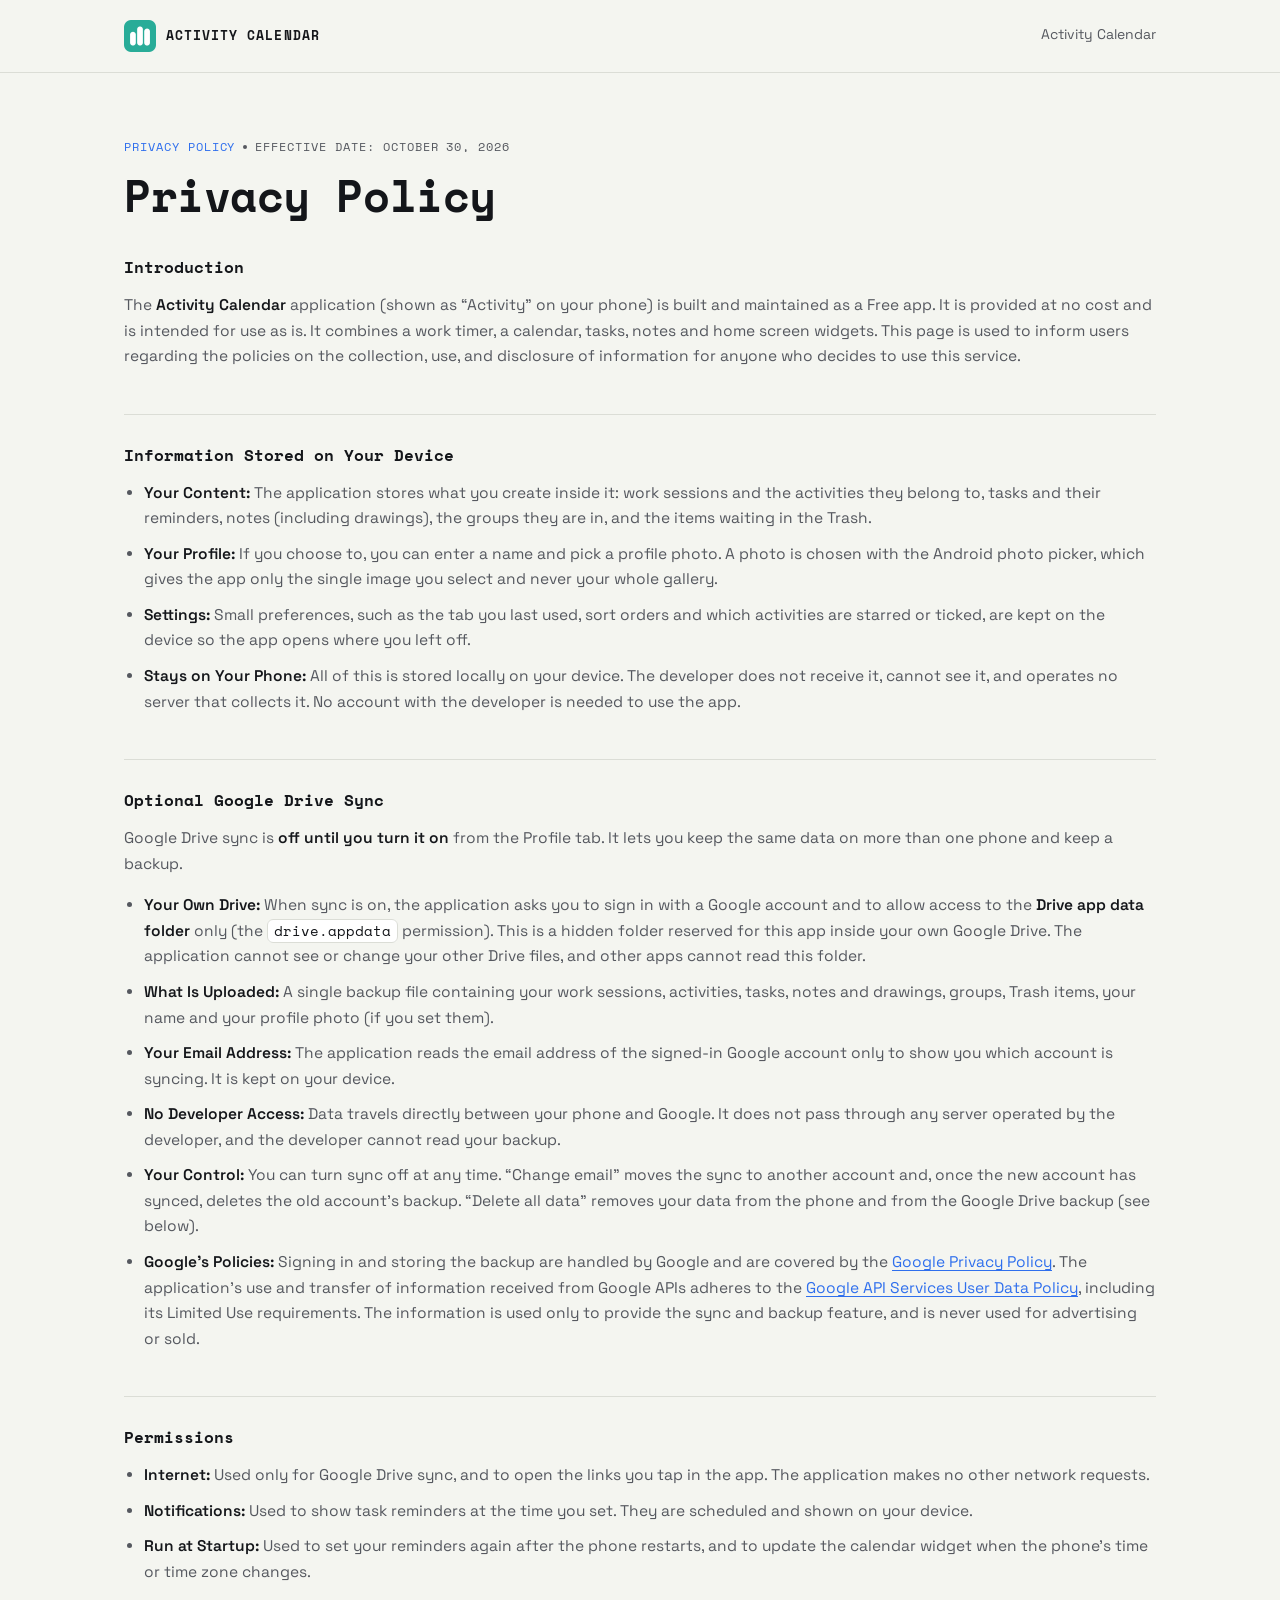
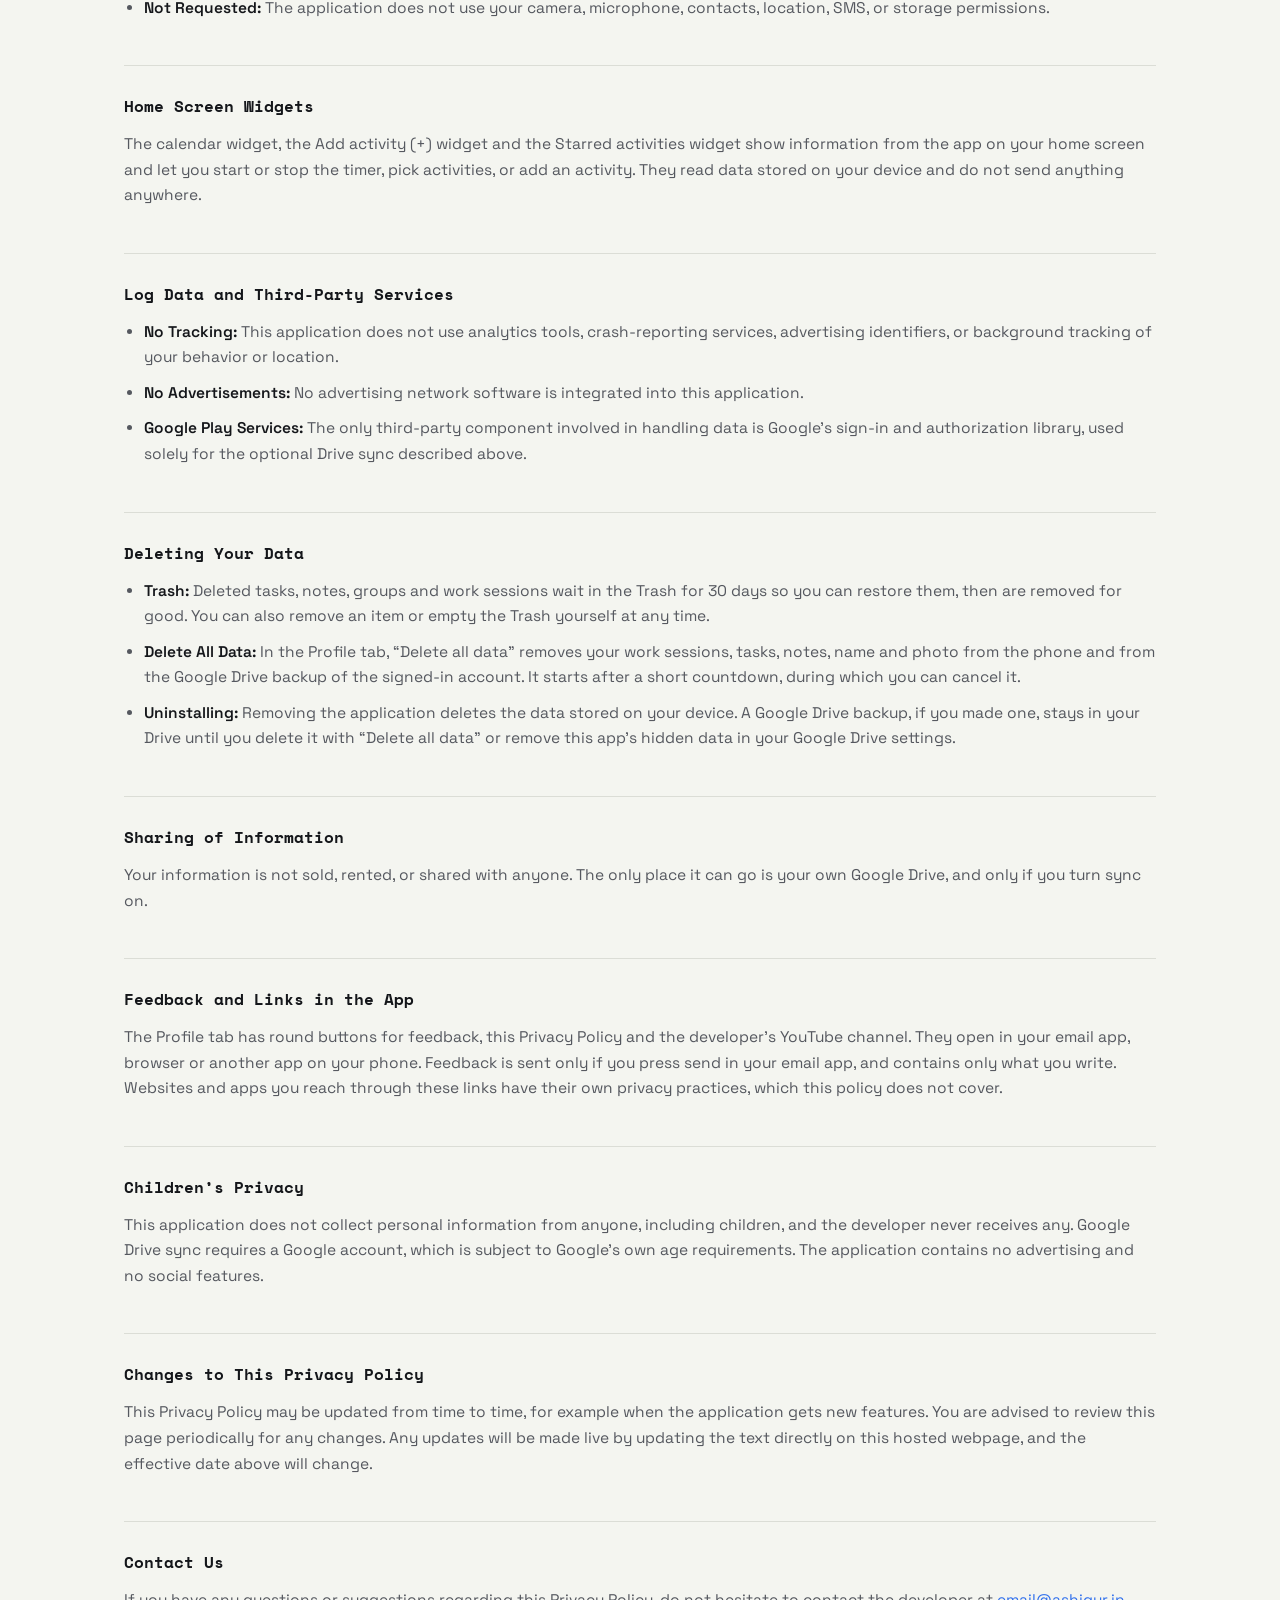
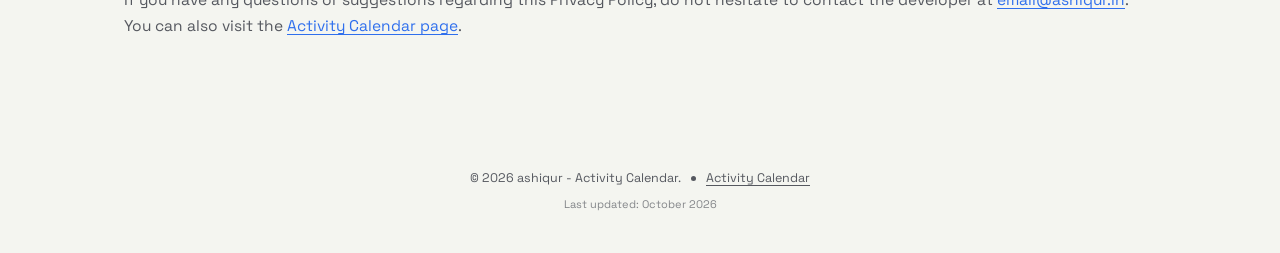
<file: apps/activity-calendar/privacy-policy/index.html>
<!DOCTYPE html>
<html lang="en">
<head>
<meta charset="UTF-8">
<meta name="viewport" content="width=device-width, initial-scale=1">
<title>Privacy Policy - Activity Calendar | ashiqur</title>
<meta name="description" content="Privacy Policy for Activity Calendar, a free work timer, calendar, tasks and notes app that keeps your data on your device and syncs only with your own Google Drive if you turn sync on.">
<meta name="robots" content="index, follow">
<meta name="author" content="Ashiqur Rahman">
<link rel="canonical" href="https://apps.ashiqur.in/apps/activity-calendar/privacy-policy/">
<link rel="icon" href="../favicon.png">

<meta property="og:type" content="website">
<meta property="og:url" content="https://apps.ashiqur.in/apps/activity-calendar/privacy-policy/">
<meta property="og:site_name" content="ashiqur">
<meta property="og:locale" content="en_US">
<meta property="og:title" content="Privacy Policy - Activity Calendar">
<meta property="og:description" content="How Activity Calendar handles data: stored on your device, optional sync to your own Google Drive, no ads, no tracking, no developer servers.">
<meta property="og:image" content="https://apps.ashiqur.in/apps/activity-calendar/preview-image.png">
<meta property="og:image:secure_url" content="https://apps.ashiqur.in/apps/activity-calendar/preview-image.png">
<meta property="og:image:width" content="1200">
<meta property="og:image:height" content="630">
<meta property="og:image:alt" content="Activity Calendar app preview">

<meta name="twitter:card" content="summary_large_image">
<meta name="twitter:title" content="Privacy Policy - Activity Calendar">
<meta name="twitter:description" content="How Activity Calendar handles data: stored on your device, optional sync to your own Google Drive, no ads, no tracking, no developer servers.">
<meta name="twitter:image" content="https://apps.ashiqur.in/apps/activity-calendar/preview-image.png">
<meta name="twitter:image:alt" content="Activity Calendar app preview">

<link rel="preconnect" href="https://fonts.googleapis.com">
<link rel="preconnect" href="https://fonts.gstatic.com" crossorigin>
<link href="https://fonts.googleapis.com/css2?family=Space+Grotesk:wght@400;500;700&family=Space+Mono:wght@400;700&display=swap" rel="stylesheet">

<meta name="theme-color" content="#F4F5F0" media="(prefers-color-scheme: light)">
<meta name="theme-color" content="#14161A" media="(prefers-color-scheme: dark)">

<style>
  :root{
    --paper: #F4F5F0;
    --paper-raised: #FFFFFF;
    --ink: #14161A;
    --ink-soft: #55585F;
    --accent: #2F6FED;
    --accent-2: #00C896;
    --line: #DBDDD6;
    --radius: 14px;
    --wrap: 1080px;
  }

  * {
  -webkit-tap-highlight-color: transparent;
}

  @media (prefers-color-scheme: dark){
    :root{
      --paper: #14161A;
      --paper-raised: #1B1E24;
      --ink: #F4F5F0;
      --ink-soft: #A6A9B1;
      --line: #2B2E36;
    }
  }

  *{box-sizing:border-box;}
  html{scroll-behavior:smooth;}
  @media (prefers-reduced-motion: reduce){ html{scroll-behavior:auto;} }

  body{
    margin:0;
    background:var(--paper);
    color:var(--ink);
    font-family:'Space Grotesk', sans-serif;
    line-height:1.5;
    -webkit-font-smoothing:antialiased;
  }

  .wrap{ max-width:var(--wrap); margin:0 auto; padding:0 24px; }
  a{ color:inherit; }
  :focus-visible{ outline:2.5px solid var(--accent); outline-offset:3px; border-radius:4px; }

  h1,h2,h3{ font-family:'Space Mono', monospace; font-weight:700; margin:0; letter-spacing:-0.01em; }
  .eyebrow-text, .eyebrow-note, .brand-text{
    font-family:'Space Mono', monospace; text-transform:uppercase; letter-spacing:0.08em;
  }

  .sr-only{
    position:absolute; width:1px; height:1px; padding:0; margin:-1px;
    overflow:hidden; clip:rect(0,0,0,0); white-space:nowrap; border:0;
  }

  /* ---------- Header ---------- */
  .site-header{ border-bottom:1px solid var(--line); }
  .header-inner{ display:flex; align-items:center; justify-content:space-between; padding:20px 24px; }
  .brand{ display:flex; align-items:center; gap:10px; text-decoration:none; }
  .brand-mark{ width:32px; height:32px; flex-shrink:0; color:var(--ink); }
  .brand-mark svg{ display:block; width:100%; height:100%; }
  .brand-mark img{ display:block; width:100%; height:100%; object-fit:contain; }
  .brand-text{ font-size:13px; font-weight:700; }
  .header-nav{ display:flex; gap:18px; }
  .header-nav a{
    font-size:14px; text-decoration:none; color:var(--ink-soft);
    border-bottom:1px solid transparent; padding-bottom:2px;
    transition:color .15s ease, border-color .15s ease;
  }
  .header-nav a:hover{ color:var(--ink); border-color:var(--ink); }

  /* ---------- Legal content ---------- */
  .legal{ padding:64px 24px 88px; }
  .eyebrow-row{ display:flex; align-items:center; flex-wrap:wrap; gap:8px; margin:0 0 18px; }
  .eyebrow-text{ font-size:12px; color:var(--accent); }
  .eyebrow-dot{ width:4px; height:4px; border-radius:50%; background:var(--ink-soft); flex-shrink:0; }
  .eyebrow-note{ font-size:12px; color:var(--ink-soft); }
  .legal h1{ font-size:clamp(30px, 5vw, 44px); line-height:1.05; margin-bottom:36px; }

  .legal h3{
    font-size:16px; letter-spacing:0; margin-top:44px; margin-bottom:14px;
    padding-top:28px; border-top:1px solid var(--line);
  }
  .legal h3:first-of-type{ margin-top:0; padding-top:0; border-top:none; }

  .legal p{ margin:0 0 16px; color:var(--ink-soft); font-size:15.5px; line-height:1.65; }
  .legal ul{ margin:0 0 16px; padding-left:20px; color:var(--ink-soft); font-size:15.5px; line-height:1.65; }
  .legal li{ margin-bottom:10px; }
  .legal a{ color:var(--accent); text-decoration:underline; text-underline-offset:3px; }
  .legal a:hover{ color:var(--ink); }
  .highlight{ font-weight:600; color:var(--ink); }
  .legal code{ font-family:'Space Mono', monospace; font-size:13.5px; background:var(--paper-raised); border:1px solid var(--line); border-radius:6px; padding:1px 6px; color:var(--ink); }

  /* ---------- Footer ---------- */
  .site-footer{
    display:flex; flex-direction:column; align-items:center; text-align:center; gap:8px;
    padding:26px 24px 40px; font-size:12.5px; color:var(--ink-soft);
  }
  .footer-top{ display:flex; align-items:center; justify-content:center; flex-wrap:wrap; gap:10px; }
  .footer-top a{ text-decoration:underline; text-underline-offset:3px; color:var(--ink-soft); }
  .footer-top a:hover{ color:var(--ink); }
  .footer-dot{ width:5px; height:5px; border-radius:50%; background:var(--ink-soft); flex-shrink:0; }
  .footer-updated{ margin:0; font-size:11px; color:var(--ink-soft); opacity:.7; }
</style>
</head>
<body>

<header class="site-header">
  <div class="wrap header-inner">
    <a class="brand" href="https://apps.ashiqur.in/apps/activity-calendar/">
      <span class="brand-mark" id="brandMark" aria-hidden="true"><svg class="app-default-mark" viewBox="2 2 28 28" xmlns="http://www.w3.org/2000/svg" shape-rendering="crispEdges" role="img" aria-label="Pixel portrait of Ashiqur Rahman">
<style>
  .app-default-mark { --auto-fill: #2d4159; }
  @media (prefers-color-scheme: dark) {
    .app-default-mark { --auto-fill: #e8ecf2; }
  }
</style>
<g fill="var(--accent, var(--auto-fill))" transform="translate(16,15) scale(0.85) translate(-16,-16.5)">
<rect x="14" y="0" width="1" height="1" fill-opacity="0.01"/>
<rect x="12" y="1" width="1" height="1" fill-opacity="0.01"/>
<rect x="16" y="1" width="2" height="1" fill-opacity="0.01"/>
<rect x="11" y="2" width="1" height="1" fill-opacity="0.01"/>
<rect x="13" y="2" width="1" height="1" fill-opacity="0.04"/>
<rect x="14" y="2" width="1" height="1" fill-opacity="0.13"/>
<rect x="15" y="2" width="1" height="1" fill-opacity="0.08"/>
<rect x="10" y="3" width="1" height="1" fill-opacity="0.01"/>
<rect x="12" y="3" width="1" height="1" fill-opacity="0.17"/>
<rect x="13" y="3" width="1" height="1" fill-opacity="0.85"/>
<rect x="14" y="3" width="1" height="1" fill-opacity="0.98"/>
<rect x="15" y="3" width="1" height="1" fill-opacity="0.93"/>
<rect x="16" y="3" width="1" height="1" fill-opacity="0.72"/>
<rect x="17" y="3" width="1" height="1" fill-opacity="0.25"/>
<rect x="9" y="4" width="1" height="1" fill-opacity="0.01"/>
<rect x="11" y="4" width="1" height="1" fill-opacity="0.17"/>
<rect x="12" y="4" width="1" height="1" fill-opacity="0.91"/>
<rect x="13" y="4" width="4" height="1"/>
<rect x="17" y="4" width="1" height="1" fill-opacity="0.98"/>
<rect x="18" y="4" width="1" height="1" fill-opacity="0.13"/>
<rect x="20" y="4" width="1" height="1" fill-opacity="0.01"/>
<rect x="9" y="5" width="1" height="1" fill-opacity="0.01"/>
<rect x="11" y="5" width="1" height="1" fill-opacity="0.71"/>
<rect x="12" y="5" width="1" height="1"/>
<rect x="13" y="5" width="1" height="1" fill-opacity="0.98"/>
<rect x="14" y="5" width="2" height="1"/>
<rect x="16" y="5" width="1" height="1" fill-opacity="0.97"/>
<rect x="17" y="5" width="1" height="1"/>
<rect x="18" y="5" width="1" height="1" fill-opacity="0.41"/>
<rect x="20" y="5" width="1" height="1" fill-opacity="0.02"/>
<rect x="9" y="6" width="1" height="1" fill-opacity="0.01"/>
<rect x="11" y="6" width="1" height="1" fill-opacity="0.53"/>
<rect x="12" y="6" width="1" height="1"/>
<rect x="13" y="6" width="1" height="1" fill-opacity="0.99"/>
<rect x="14" y="6" width="2" height="1"/>
<rect x="16" y="6" width="1" height="1" fill-opacity="0.98"/>
<rect x="17" y="6" width="1" height="1"/>
<rect x="18" y="6" width="1" height="1" fill-opacity="0.54"/>
<rect x="20" y="6" width="1" height="1" fill-opacity="0.02"/>
<rect x="12" y="7" width="1" height="1" fill-opacity="0.84"/>
<rect x="13" y="7" width="1" height="1"/>
<rect x="14" y="7" width="1" height="1" fill-opacity="0.99"/>
<rect x="15" y="7" width="1" height="1"/>
<rect x="16" y="7" width="1" height="1" fill-opacity="0.98"/>
<rect x="17" y="7" width="1" height="1"/>
<rect x="18" y="7" width="1" height="1" fill-opacity="0.45"/>
<rect x="20" y="7" width="1" height="1" fill-opacity="0.02"/>
<rect x="11" y="8" width="1" height="1" fill-opacity="0.03"/>
<rect x="12" y="8" width="1" height="1" fill-opacity="0.83"/>
<rect x="13" y="8" width="1" height="1"/>
<rect x="14" y="8" width="1" height="1" fill-opacity="0.99"/>
<rect x="15" y="8" width="2" height="1"/>
<rect x="17" y="8" width="1" height="1" fill-opacity="0.96"/>
<rect x="18" y="8" width="1" height="1" fill-opacity="0.13"/>
<rect x="20" y="8" width="1" height="1" fill-opacity="0.01"/>
<rect x="10" y="9" width="2" height="1" fill-opacity="0.01"/>
<rect x="12" y="9" width="1" height="1" fill-opacity="0.66"/>
<rect x="13" y="9" width="2" height="1" fill-opacity="0.99"/>
<rect x="15" y="9" width="1" height="1" fill-opacity="0.98"/>
<rect x="16" y="9" width="1" height="1"/>
<rect x="17" y="9" width="1" height="1" fill-opacity="0.56"/>
<rect x="19" y="9" width="1" height="1" fill-opacity="0.01"/>
<rect x="10" y="10" width="1" height="1" fill-opacity="0.02"/>
<rect x="12" y="10" width="1" height="1" fill-opacity="0.48"/>
<rect x="13" y="10" width="1" height="1"/>
<rect x="14" y="10" width="1" height="1" fill-opacity="0.98"/>
<rect x="15" y="10" width="2" height="1"/>
<rect x="17" y="10" width="1" height="1" fill-opacity="0.17"/>
<rect x="18" y="10" width="1" height="1" fill-opacity="0.02"/>
<rect x="19" y="10" width="1" height="1" fill-opacity="0.01"/>
<rect x="10" y="11" width="1" height="1" fill-opacity="0.02"/>
<rect x="12" y="11" width="1" height="1" fill-opacity="0.04"/>
<rect x="13" y="11" width="1" height="1" fill-opacity="0.26"/>
<rect x="14" y="11" width="1" height="1" fill-opacity="0.87"/>
<rect x="15" y="11" width="2" height="1"/>
<rect x="17" y="11" width="1" height="1" fill-opacity="0.33"/>
<rect x="20" y="11" width="1" height="1" fill-opacity="0.02"/>
<rect x="21" y="11" width="1" height="1" fill-opacity="0.01"/>
<rect x="11" y="12" width="1" height="1" fill-opacity="0.01"/>
<rect x="12" y="12" width="1" height="1" fill-opacity="0.2"/>
<rect x="13" y="12" width="1" height="1" fill-opacity="0.58"/>
<rect x="14" y="12" width="2" height="1" fill-opacity="0.99"/>
<rect x="16" y="12" width="1" height="1"/>
<rect x="17" y="12" width="1" height="1" fill-opacity="0.92"/>
<rect x="18" y="12" width="1" height="1" fill-opacity="0.36"/>
<rect x="19" y="12" width="1" height="1" fill-opacity="0.05"/>
<rect x="22" y="12" width="1" height="1" fill-opacity="0.01"/>
<rect x="8" y="13" width="1" height="1" fill-opacity="0.01"/>
<rect x="10" y="13" width="1" height="1" fill-opacity="0.4"/>
<rect x="11" y="13" width="1" height="1" fill-opacity="0.82"/>
<rect x="12" y="13" width="7" height="1"/>
<rect x="19" y="13" width="1" height="1" fill-opacity="0.88"/>
<rect x="20" y="13" width="1" height="1" fill-opacity="0.56"/>
<rect x="21" y="13" width="1" height="1" fill-opacity="0.15"/>
<rect x="7" y="14" width="1" height="1" fill-opacity="0.01"/>
<rect x="9" y="14" width="1" height="1" fill-opacity="0.53"/>
<rect x="10" y="14" width="3" height="1"/>
<rect x="13" y="14" width="1" height="1" fill-opacity="0.99"/>
<rect x="14" y="14" width="4" height="1"/>
<rect x="18" y="14" width="1" height="1" fill-opacity="0.99"/>
<rect x="19" y="14" width="2" height="1"/>
<rect x="21" y="14" width="1" height="1" fill-opacity="0.95"/>
<rect x="22" y="14" width="1" height="1" fill-opacity="0.26"/>
<rect x="24" y="14" width="1" height="1" fill-opacity="0.01"/>
<rect x="6" y="15" width="1" height="1" fill-opacity="0.01"/>
<rect x="8" y="15" width="1" height="1" fill-opacity="0.15"/>
<rect x="9" y="15" width="1" height="1"/>
<rect x="10" y="15" width="2" height="1" fill-opacity="0.99"/>
<rect x="12" y="15" width="8" height="1"/>
<rect x="20" y="15" width="1" height="1" fill-opacity="0.97"/>
<rect x="21" y="15" width="1" height="1"/>
<rect x="22" y="15" width="1" height="1" fill-opacity="0.78"/>
<rect x="24" y="15" width="1" height="1" fill-opacity="0.01"/>
<rect x="6" y="16" width="1" height="1" fill-opacity="0.02"/>
<rect x="8" y="16" width="1" height="1" fill-opacity="0.42"/>
<rect x="9" y="16" width="1" height="1"/>
<rect x="10" y="16" width="1" height="1" fill-opacity="0.98"/>
<rect x="11" y="16" width="11" height="1"/>
<rect x="22" y="16" width="1" height="1" fill-opacity="0.91"/>
<rect x="23" y="16" width="1" height="1" fill-opacity="0.05"/>
<rect x="6" y="17" width="1" height="1" fill-opacity="0.02"/>
<rect x="8" y="17" width="1" height="1" fill-opacity="0.51"/>
<rect x="9" y="17" width="1" height="1"/>
<rect x="10" y="17" width="2" height="1" fill-opacity="0.98"/>
<rect x="12" y="17" width="1" height="1" fill-opacity="0.99"/>
<rect x="13" y="17" width="6" height="1"/>
<rect x="19" y="17" width="3" height="1" fill-opacity="0.99"/>
<rect x="22" y="17" width="1" height="1" fill-opacity="0.95"/>
<rect x="23" y="17" width="1" height="1" fill-opacity="0.1"/>
<rect x="6" y="18" width="2" height="1" fill-opacity="0.01"/>
<rect x="8" y="18" width="1" height="1" fill-opacity="0.79"/>
<rect x="9" y="18" width="1" height="1" fill-opacity="0.98"/>
<rect x="10" y="18" width="1" height="1" fill-opacity="0.99"/>
<rect x="11" y="18" width="7" height="1"/>
<rect x="18" y="18" width="1" height="1" fill-opacity="0.99"/>
<rect x="19" y="18" width="3" height="1"/>
<rect x="22" y="18" width="1" height="1" fill-opacity="0.97"/>
<rect x="23" y="18" width="1" height="1" fill-opacity="0.06"/>
<rect x="6" y="19" width="1" height="1" fill-opacity="0.01"/>
<rect x="8" y="19" width="1" height="1" fill-opacity="0.48"/>
<rect x="9" y="19" width="1" height="1"/>
<rect x="10" y="19" width="1" height="1" fill-opacity="0.99"/>
<rect x="11" y="19" width="1" height="1" fill-opacity="0.38"/>
<rect x="12" y="19" width="1" height="1" fill-opacity="0.76"/>
<rect x="13" y="19" width="1" height="1"/>
<rect x="14" y="19" width="2" height="1" fill-opacity="0.99"/>
<rect x="16" y="19" width="3" height="1"/>
<rect x="19" y="19" width="1" height="1" fill-opacity="0.69"/>
<rect x="20" y="19" width="1" height="1" fill-opacity="0.79"/>
<rect x="21" y="19" width="1" height="1" fill-opacity="0.63"/>
<rect x="22" y="19" width="1" height="1" fill-opacity="0.79"/>
<rect x="23" y="19" width="1" height="1" fill-opacity="0.26"/>
<rect x="25" y="19" width="1" height="1" fill-opacity="0.01"/>
<rect x="8" y="20" width="1" height="1" fill-opacity="0.03"/>
<rect x="9" y="20" width="1" height="1" fill-opacity="0.63"/>
<rect x="10" y="20" width="1" height="1" fill-opacity="0.91"/>
<rect x="11" y="20" width="1" height="1" fill-opacity="0.37"/>
<rect x="12" y="20" width="1" height="1" fill-opacity="0.48"/>
<rect x="13" y="20" width="4" height="1"/>
<rect x="17" y="20" width="1" height="1" fill-opacity="0.44"/>
<rect x="18" y="20" width="1" height="1" fill-opacity="0.8"/>
<rect x="19" y="20" width="1" height="1" fill-opacity="0.2"/>
<rect x="20" y="20" width="1" height="1" fill-opacity="0.33"/>
<rect x="21" y="20" width="1" height="1" fill-opacity="0.4"/>
<rect x="22" y="20" width="1" height="1" fill-opacity="0.77"/>
<rect x="23" y="20" width="1" height="1" fill-opacity="0.76"/>
<rect x="25" y="20" width="1" height="1" fill-opacity="0.01"/>
<rect x="10" y="21" width="1" height="1" fill-opacity="0.88"/>
<rect x="11" y="21" width="1" height="1" fill-opacity="0.93"/>
<rect x="12" y="21" width="1" height="1" fill-opacity="0.86"/>
<rect x="13" y="21" width="1" height="1" fill-opacity="0.64"/>
<rect x="14" y="21" width="1" height="1" fill-opacity="0.24"/>
<rect x="15" y="21" width="1" height="1" fill-opacity="0.8"/>
<rect x="16" y="21" width="1" height="1"/>
<rect x="17" y="21" width="1" height="1" fill-opacity="0.19"/>
<rect x="18" y="21" width="1" height="1" fill-opacity="0.25"/>
<rect x="19" y="21" width="1" height="1" fill-opacity="0.46"/>
<rect x="20" y="21" width="1" height="1" fill-opacity="0.76"/>
<rect x="21" y="21" width="1" height="1" fill-opacity="0.66"/>
<rect x="22" y="21" width="1" height="1" fill-opacity="0.17"/>
<rect x="23" y="21" width="1" height="1" fill-opacity="0.24"/>
<rect x="8" y="22" width="1" height="1" fill-opacity="0.01"/>
<rect x="9" y="22" width="1" height="1" fill-opacity="0.31"/>
<rect x="10" y="22" width="1" height="1" fill-opacity="0.47"/>
<rect x="11" y="22" width="1" height="1" fill-opacity="0.3"/>
<rect x="12" y="22" width="1" height="1" fill-opacity="0.98"/>
<rect x="13" y="22" width="1" height="1" fill-opacity="0.69"/>
<rect x="14" y="22" width="1" height="1" fill-opacity="0.25"/>
<rect x="15" y="22" width="1" height="1" fill-opacity="0.17"/>
<rect x="16" y="22" width="1" height="1" fill-opacity="0.94"/>
<rect x="17" y="22" width="1" height="1" fill-opacity="0.65"/>
<rect x="18" y="22" width="1" height="1" fill-opacity="0.24"/>
<rect x="19" y="22" width="1" height="1" fill-opacity="0.85"/>
<rect x="20" y="22" width="1" height="1" fill-opacity="0.84"/>
<rect x="21" y="22" width="1" height="1" fill-opacity="0.25"/>
<rect x="22" y="22" width="1" height="1" fill-opacity="0.58"/>
<rect x="23" y="22" width="1" height="1" fill-opacity="0.17"/>
<rect x="25" y="22" width="1" height="1" fill-opacity="0.01"/>
<rect x="7" y="23" width="1" height="1" fill-opacity="0.01"/>
<rect x="9" y="23" width="1" height="1" fill-opacity="0.53"/>
<rect x="10" y="23" width="1" height="1" fill-opacity="0.23"/>
<rect x="11" y="23" width="1" height="1" fill-opacity="0.05"/>
<rect x="12" y="23" width="1" height="1" fill-opacity="0.99"/>
<rect x="13" y="23" width="1" height="1"/>
<rect x="14" y="23" width="1" height="1" fill-opacity="0.6"/>
<rect x="16" y="23" width="1" height="1" fill-opacity="0.56"/>
<rect x="17" y="23" width="1" height="1" fill-opacity="0.87"/>
<rect x="18" y="23" width="1" height="1" fill-opacity="0.11"/>
<rect x="19" y="23" width="1" height="1"/>
<rect x="20" y="23" width="1" height="1" fill-opacity="0.71"/>
<rect x="22" y="23" width="1" height="1" fill-opacity="0.24"/>
<rect x="23" y="23" width="1" height="1" fill-opacity="0.07"/>
<rect x="10" y="24" width="1" height="1" fill-opacity="0.22"/>
<rect x="11" y="24" width="1" height="1" fill-opacity="0.05"/>
<rect x="12" y="24" width="1" height="1" fill-opacity="0.92"/>
<rect x="13" y="24" width="2" height="1"/>
<rect x="15" y="24" width="1" height="1" fill-opacity="0.03"/>
<rect x="16" y="24" width="1" height="1" fill-opacity="0.48"/>
<rect x="17" y="24" width="1" height="1" fill-opacity="0.98"/>
<rect x="18" y="24" width="1" height="1" fill-opacity="0.03"/>
<rect x="19" y="24" width="1" height="1" fill-opacity="0.47"/>
<rect x="20" y="24" width="1" height="1" fill-opacity="0.64"/>
<rect x="21" y="24" width="1" height="1" fill-opacity="0.26"/>
<rect x="22" y="24" width="1" height="1" fill-opacity="0.07"/>
<rect x="23" y="24" width="1" height="1" fill-opacity="0.02"/>
<rect x="11" y="25" width="1" height="1" fill-opacity="0.01"/>
<rect x="12" y="25" width="1" height="1" fill-opacity="0.44"/>
<rect x="13" y="25" width="1" height="1" fill-opacity="0.97"/>
<rect x="14" y="25" width="1" height="1" fill-opacity="0.84"/>
<rect x="15" y="25" width="1" height="1" fill-opacity="0.26"/>
<rect x="16" y="25" width="1" height="1" fill-opacity="0.95"/>
<rect x="17" y="25" width="1" height="1"/>
<rect x="18" y="25" width="1" height="1" fill-opacity="0.17"/>
<rect x="19" y="25" width="1" height="1" fill-opacity="0.58"/>
<rect x="20" y="25" width="1" height="1" fill-opacity="0.18"/>
<rect x="21" y="25" width="1" height="1" fill-opacity="0.12"/>
<rect x="9" y="26" width="1" height="1" fill-opacity="0.03"/>
<rect x="10" y="26" width="1" height="1" fill-opacity="0.87"/>
<rect x="11" y="26" width="1" height="1" fill-opacity="0.41"/>
<rect x="12" y="26" width="1" height="1" fill-opacity="0.15"/>
<rect x="13" y="26" width="1" height="1" fill-opacity="0.41"/>
<rect x="14" y="26" width="1" height="1" fill-opacity="0.24"/>
<rect x="15" y="26" width="1" height="1" fill-opacity="0.61"/>
<rect x="16" y="26" width="2" height="1"/>
<rect x="18" y="26" width="1" height="1" fill-opacity="0.24"/>
<rect x="19" y="26" width="1" height="1" fill-opacity="0.15"/>
<rect x="20" y="26" width="1" height="1" fill-opacity="0.05"/>
<rect x="9" y="27" width="1" height="1" fill-opacity="0.01"/>
<rect x="10" y="27" width="1" height="1" fill-opacity="0.45"/>
<rect x="11" y="27" width="1" height="1" fill-opacity="0.14"/>
<rect x="12" y="27" width="1" height="1" fill-opacity="0.12"/>
<rect x="13" y="27" width="1" height="1" fill-opacity="0.09"/>
<rect x="15" y="27" width="1" height="1" fill-opacity="0.83"/>
<rect x="16" y="27" width="2" height="1"/>
<rect x="18" y="27" width="1" height="1" fill-opacity="0.14"/>
<rect x="14" y="28" width="1" height="1" fill-opacity="0.17"/>
<rect x="15" y="28" width="1" height="1" fill-opacity="0.88"/>
<rect x="16" y="28" width="1" height="1" fill-opacity="0.82"/>
<rect x="17" y="28" width="1" height="1" fill-opacity="0.5"/>
<rect x="19" y="28" width="1" height="1" fill-opacity="0.01"/>
<rect x="9" y="29" width="1" height="1" fill-opacity="0.01"/>
<rect x="10" y="29" width="1" height="1" fill-opacity="0.02"/>
<rect x="11" y="29" width="1" height="1" fill-opacity="0.1"/>
<rect x="12" y="29" width="1" height="1" fill-opacity="0.9"/>
<rect x="13" y="29" width="1" height="1" fill-opacity="0.31"/>
<rect x="14" y="29" width="1" height="1" fill-opacity="0.09"/>
<rect x="15" y="29" width="1" height="1" fill-opacity="0.08"/>
<rect x="16" y="29" width="1" height="1" fill-opacity="0.34"/>
<rect x="17" y="29" width="1" height="1" fill-opacity="0.29"/>
<rect x="19" y="29" width="1" height="1" fill-opacity="0.01"/>
<rect x="11" y="30" width="1" height="1" fill-opacity="0.04"/>
<rect x="12" y="30" width="1" height="1" fill-opacity="0.45"/>
<rect x="13" y="30" width="2" height="1" fill-opacity="0.11"/>
<rect x="16" y="30" width="1" height="1" fill-opacity="0.35"/>
<rect x="17" y="30" width="1" height="1" fill-opacity="0.36"/>
<rect x="19" y="30" width="1" height="1" fill-opacity="0.01"/>
<rect x="14" y="31" width="1" height="1" fill-opacity="0.14"/>
<rect x="15" y="31" width="1" height="1" fill-opacity="0.03"/>
</g>
</svg></span>
      <span class="brand-text">Activity Calendar</span>
    </a>
    <nav class="header-nav">
      <a href="https://apps.ashiqur.in/apps/activity-calendar/">Activity Calendar</a>
    </nav>
  </div>
</header>

<main>
  <section class="legal wrap">
    <p class="eyebrow-row">
      <span class="eyebrow-text">Privacy Policy</span>
      <span class="eyebrow-dot" aria-hidden="true"></span>
      <span class="eyebrow-note">Effective Date: October 30, 2026</span>
    </p>
    <h1>Privacy Policy</h1>

    <h3>Introduction</h3>
    <p>The <span class="highlight">Activity Calendar</span> application (shown as &ldquo;Activity&rdquo; on your phone) is built and maintained as a Free app. It is provided at no cost and is intended for use as is. It combines a work timer, a calendar, tasks, notes and home screen widgets. This page is used to inform users regarding the policies on the collection, use, and disclosure of information for anyone who decides to use this service.</p>

    <h3>Information Stored on Your Device</h3>
    <ul>
      <li><span class="highlight">Your Content:</span> The application stores what you create inside it: work sessions and the activities they belong to, tasks and their reminders, notes (including drawings), the groups they are in, and the items waiting in the Trash.</li>
      <li><span class="highlight">Your Profile:</span> If you choose to, you can enter a name and pick a profile photo. A photo is chosen with the Android photo picker, which gives the app only the single image you select and never your whole gallery.</li>
      <li><span class="highlight">Settings:</span> Small preferences, such as the tab you last used, sort orders and which activities are starred or ticked, are kept on the device so the app opens where you left off.</li>
      <li><span class="highlight">Stays on Your Phone:</span> All of this is stored locally on your device. The developer does not receive it, cannot see it, and operates no server that collects it. No account with the developer is needed to use the app.</li>
    </ul>

    <h3>Optional Google Drive Sync</h3>
    <p>Google Drive sync is <span class="highlight">off until you turn it on</span> from the Profile tab. It lets you keep the same data on more than one phone and keep a backup.</p>
    <ul>
      <li><span class="highlight">Your Own Drive:</span> When sync is on, the application asks you to sign in with a Google account and to allow access to the <span class="highlight">Drive app data folder</span> only (the <code>drive.appdata</code> permission). This is a hidden folder reserved for this app inside your own Google Drive. The application cannot see or change your other Drive files, and other apps cannot read this folder.</li>
      <li><span class="highlight">What Is Uploaded:</span> A single backup file containing your work sessions, activities, tasks, notes and drawings, groups, Trash items, your name and your profile photo (if you set them).</li>
      <li><span class="highlight">Your Email Address:</span> The application reads the email address of the signed-in Google account only to show you which account is syncing. It is kept on your device.</li>
      <li><span class="highlight">No Developer Access:</span> Data travels directly between your phone and Google. It does not pass through any server operated by the developer, and the developer cannot read your backup.</li>
      <li><span class="highlight">Your Control:</span> You can turn sync off at any time. &ldquo;Change email&rdquo; moves the sync to another account and, once the new account has synced, deletes the old account&rsquo;s backup. &ldquo;Delete all data&rdquo; removes your data from the phone and from the Google Drive backup (see below).</li>
      <li><span class="highlight">Google&rsquo;s Policies:</span> Signing in and storing the backup are handled by Google and are covered by the <a href="https://policies.google.com/privacy" target="_blank" rel="noopener">Google Privacy Policy</a>. The application&rsquo;s use and transfer of information received from Google APIs adheres to the <a href="https://developers.google.com/terms/api-services-user-data-policy" target="_blank" rel="noopener">Google API Services User Data Policy</a>, including its Limited Use requirements. The information is used only to provide the sync and backup feature, and is never used for advertising or sold.</li>
    </ul>

    <h3>Permissions</h3>
    <ul>
      <li><span class="highlight">Internet:</span> Used only for Google Drive sync, and to open the links you tap in the app. The application makes no other network requests.</li>
      <li><span class="highlight">Notifications:</span> Used to show task reminders at the time you set. They are scheduled and shown on your device.</li>
      <li><span class="highlight">Run at Startup:</span> Used to set your reminders again after the phone restarts, and to update the calendar widget when the phone&rsquo;s time or time zone changes.</li>
      <li><span class="highlight">Not Requested:</span> The application does not use your camera, microphone, contacts, location, SMS, or storage permissions.</li>
    </ul>

    <h3>Home Screen Widgets</h3>
    <p>The calendar widget, the Add activity (+) widget and the Starred activities widget show information from the app on your home screen and let you start or stop the timer, pick activities, or add an activity. They read data stored on your device and do not send anything anywhere.</p>

    <h3>Log Data and Third-Party Services</h3>
    <ul>
      <li><span class="highlight">No Tracking:</span> This application does not use analytics tools, crash-reporting services, advertising identifiers, or background tracking of your behavior or location.</li>
      <li><span class="highlight">No Advertisements:</span> No advertising network software is integrated into this application.</li>
      <li><span class="highlight">Google Play Services:</span> The only third-party component involved in handling data is Google&rsquo;s sign-in and authorization library, used solely for the optional Drive sync described above.</li>
    </ul>

    <h3>Deleting Your Data</h3>
    <ul>
      <li><span class="highlight">Trash:</span> Deleted tasks, notes, groups and work sessions wait in the Trash for 30 days so you can restore them, then are removed for good. You can also remove an item or empty the Trash yourself at any time.</li>
      <li><span class="highlight">Delete All Data:</span> In the Profile tab, &ldquo;Delete all data&rdquo; removes your work sessions, tasks, notes, name and photo from the phone and from the Google Drive backup of the signed-in account. It starts after a short countdown, during which you can cancel it.</li>
      <li><span class="highlight">Uninstalling:</span> Removing the application deletes the data stored on your device. A Google Drive backup, if you made one, stays in your Drive until you delete it with &ldquo;Delete all data&rdquo; or remove this app&rsquo;s hidden data in your Google Drive settings.</li>
    </ul>

    <h3>Sharing of Information</h3>
    <p>Your information is not sold, rented, or shared with anyone. The only place it can go is your own Google Drive, and only if you turn sync on.</p>

    <h3>Feedback and Links in the App</h3>
    <p>The Profile tab has round buttons for feedback, this Privacy Policy and the developer&rsquo;s YouTube channel. They open in your email app, browser or another app on your phone. Feedback is sent only if you press send in your email app, and contains only what you write. Websites and apps you reach through these links have their own privacy practices, which this policy does not cover.</p>

    <h3>Children&rsquo;s Privacy</h3>
    <p>This application does not collect personal information from anyone, including children, and the developer never receives any. Google Drive sync requires a Google account, which is subject to Google&rsquo;s own age requirements. The application contains no advertising and no social features.</p>

    <h3>Changes to This Privacy Policy</h3>
    <p>This Privacy Policy may be updated from time to time, for example when the application gets new features. You are advised to review this page periodically for any changes. Any updates will be made live by updating the text directly on this hosted webpage, and the effective date above will change.</p>

    <h3>Contact Us</h3>
    <p>If you have any questions or suggestions regarding this Privacy Policy, do not hesitate to contact the developer at <a href="mailto:email@ashiqur.in">email@ashiqur.in</a>. You can also visit the <a href="https://apps.ashiqur.in/apps/activity-calendar/">Activity Calendar page</a>.</p>
  </section>
</main>

<footer class="site-footer wrap">
  <div class="footer-top">
    <span>© 2026 ashiqur - Activity Calendar.</span>
    <span class="footer-dot" aria-hidden="true"></span>
    <a href="https://apps.ashiqur.in/apps/activity-calendar/">Activity Calendar</a>
  </div>
  <p class="footer-updated">Last updated: October 2026</p>
</footer>

<script>
(function(){
  // The pixel-portrait avatar above is already rendered as the default/
  // placeholder header logo. Test-load logo.png (same directory as the
  // main app page, one level up from this privacy-policy page) in the
  // background and only swap it in once it actually finishes loading -
  // if it's missing, misnamed, or hasn't been uploaded yet, the avatar
  // just stays put instead of showing a broken-image icon.
  var mark = document.getElementById('brandMark');
  if (!mark) return;
  var probe = new Image();
  probe.onload = function(){
    var img = document.createElement('img');
    img.src = '../logo.png';
    img.alt = '';
    mark.innerHTML = '';
    mark.appendChild(img);
  };
  probe.onerror = function(){ /* keep the default avatar mark */ };
  probe.src = '../logo.png';
})();
</script>

</body>
</html>
</file>
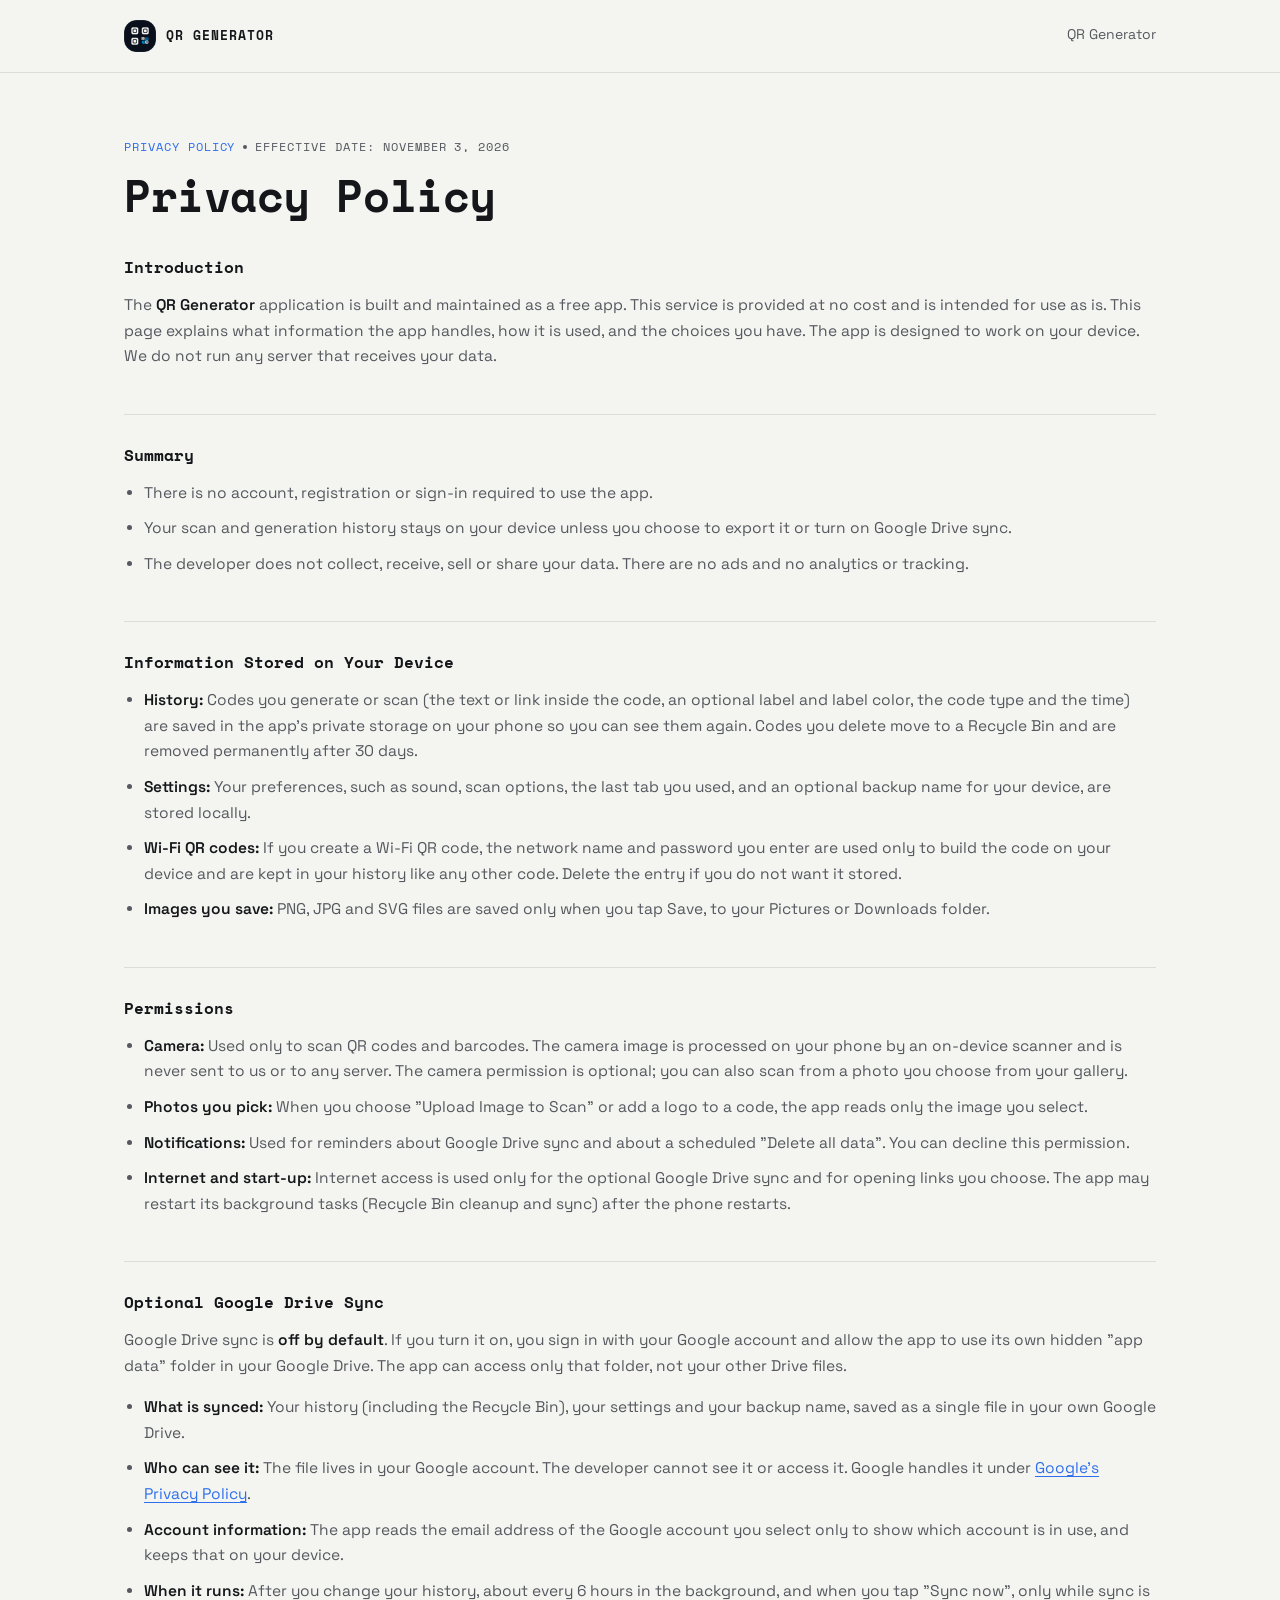
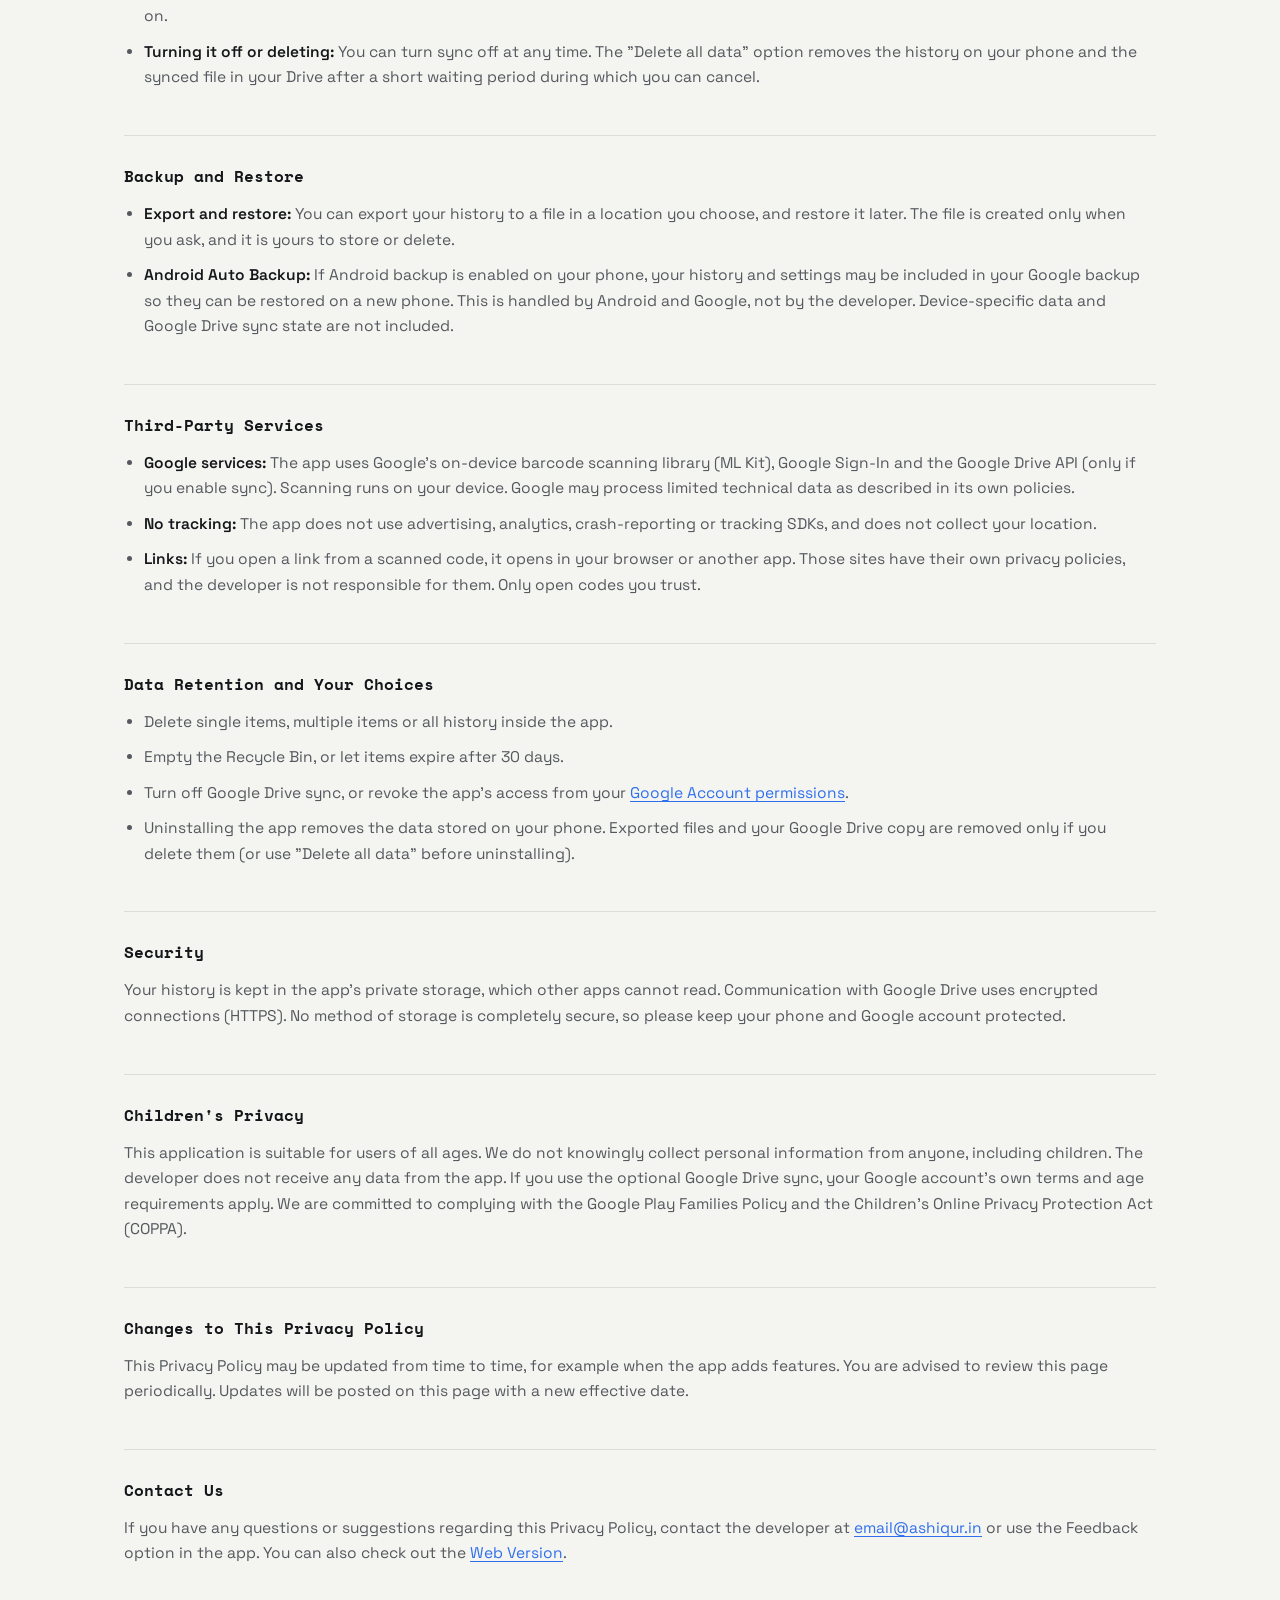
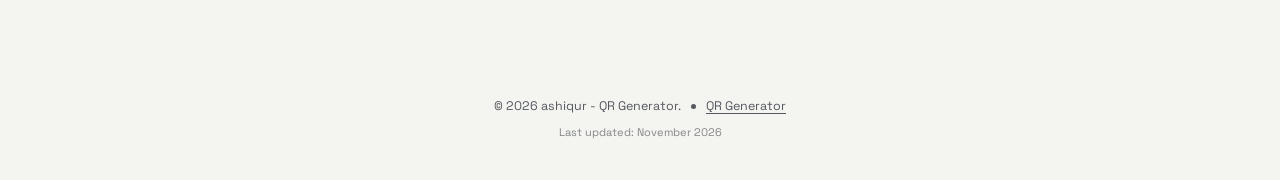
<file: apps/qr-generator/privacy-policy/index.html>
<!DOCTYPE html>
<html lang="en">
<head>
<meta charset="UTF-8">
<meta name="viewport" content="width=device-width, initial-scale=1">
<title>Privacy Policy - QR Generator | ashiqur</title>
<meta name="description" content="Privacy Policy for QR Generator, a free QR code app that stores your history on your device, has no ads or tracking, and offers optional Google Drive sync that you control.">
<meta name="robots" content="index, follow">
<meta name="author" content="Ashiqur Rahman">
<link rel="canonical" href="https://apps.ashiqur.in/apps/qr-generator/privacy-policy/">
<link rel="icon" href="../favicon.png">

<meta property="og:type" content="website">
<meta property="og:url" content="https://apps.ashiqur.in/apps/qr-generator/privacy-policy/">
<meta property="og:site_name" content="ashiqur">
<meta property="og:locale" content="en_US">
<meta property="og:title" content="Privacy Policy - QR Generator">
<meta property="og:description" content="How QR Generator handles data: no accounts, no ads, no tracking. History stays on your device unless you turn on optional Google Drive sync.">
<meta property="og:image" content="https://apps.ashiqur.in/apps/qr-generator/preview-image.png">
<meta property="og:image:secure_url" content="https://apps.ashiqur.in/apps/qr-generator/preview-image.png">
<meta property="og:image:width" content="1200">
<meta property="og:image:height" content="630">
<meta property="og:image:alt" content="QR Generator app preview">

<meta name="twitter:card" content="summary_large_image">
<meta name="twitter:title" content="Privacy Policy - QR Generator">
<meta name="twitter:description" content="How QR Generator handles data: no accounts, no ads, no tracking. History stays on your device unless you turn on optional Google Drive sync.">
<meta name="twitter:image" content="https://apps.ashiqur.in/apps/qr-generator/preview-image.png">
<meta name="twitter:image:alt" content="QR Generator app preview">

<link rel="preconnect" href="https://fonts.googleapis.com">
<link rel="preconnect" href="https://fonts.gstatic.com" crossorigin>
<link href="https://fonts.googleapis.com/css2?family=Space+Grotesk:wght@400;500;700&family=Space+Mono:wght@400;700&display=swap" rel="stylesheet">

<meta name="theme-color" content="#F4F5F0" media="(prefers-color-scheme: light)">
<meta name="theme-color" content="#14161A" media="(prefers-color-scheme: dark)">

<style>
  :root{
    --paper: #F4F5F0;
    --paper-raised: #FFFFFF;
    --ink: #14161A;
    --ink-soft: #55585F;
    --accent: #2F6FED;
    --accent-2: #00C896;
    --line: #DBDDD6;
    --radius: 14px;
    --wrap: 1080px;
  }

  * {
  -webkit-tap-highlight-color: transparent;
}

  @media (prefers-color-scheme: dark){
    :root{
      --paper: #14161A;
      --paper-raised: #1B1E24;
      --ink: #F4F5F0;
      --ink-soft: #A6A9B1;
      --line: #2B2E36;
    }
  }

  *{box-sizing:border-box;}
  html{scroll-behavior:smooth;}
  @media (prefers-reduced-motion: reduce){ html{scroll-behavior:auto;} }

  body{
    margin:0;
    background:var(--paper);
    color:var(--ink);
    font-family:'Space Grotesk', sans-serif;
    line-height:1.5;
    -webkit-font-smoothing:antialiased;
  }

  .wrap{ max-width:var(--wrap); margin:0 auto; padding:0 24px; }
  a{ color:inherit; }
  :focus-visible{ outline:2.5px solid var(--accent); outline-offset:3px; border-radius:4px; }

  h1,h2,h3{ font-family:'Space Mono', monospace; font-weight:700; margin:0; letter-spacing:-0.01em; }
  .eyebrow-text, .eyebrow-note, .brand-text{
    font-family:'Space Mono', monospace; text-transform:uppercase; letter-spacing:0.08em;
  }

  .sr-only{
    position:absolute; width:1px; height:1px; padding:0; margin:-1px;
    overflow:hidden; clip:rect(0,0,0,0); white-space:nowrap; border:0;
  }

  /* ---------- Header ---------- */
  .site-header{ border-bottom:1px solid var(--line); }
  .header-inner{ display:flex; align-items:center; justify-content:space-between; padding:20px 24px; }
  .brand{ display:flex; align-items:center; gap:10px; text-decoration:none; }
  .brand-mark{ width:32px; height:32px; flex-shrink:0; color:var(--ink); }
  .brand-mark svg{ display:block; width:100%; height:100%; }
  .brand-mark img{ display:block; width:100%; height:100%; object-fit:contain; }
  .brand-text{ font-size:13px; font-weight:700; }
  .header-nav{ display:flex; gap:18px; }
  .header-nav a{
    font-size:14px; text-decoration:none; color:var(--ink-soft);
    border-bottom:1px solid transparent; padding-bottom:2px;
    transition:color .15s ease, border-color .15s ease;
  }
  .header-nav a:hover{ color:var(--ink); border-color:var(--ink); }

  /* ---------- Legal content ---------- */
  .legal{ padding:64px 24px 88px; }
  .eyebrow-row{ display:flex; align-items:center; flex-wrap:wrap; gap:8px; margin:0 0 18px; }
  .eyebrow-text{ font-size:12px; color:var(--accent); }
  .eyebrow-dot{ width:4px; height:4px; border-radius:50%; background:var(--ink-soft); flex-shrink:0; }
  .eyebrow-note{ font-size:12px; color:var(--ink-soft); }
  .legal h1{ font-size:clamp(30px, 5vw, 44px); line-height:1.05; margin-bottom:36px; }

  .legal h3{
    font-size:16px; letter-spacing:0; margin-top:44px; margin-bottom:14px;
    padding-top:28px; border-top:1px solid var(--line);
  }
  .legal h3:first-of-type{ margin-top:0; padding-top:0; border-top:none; }

  .legal p{ margin:0 0 16px; color:var(--ink-soft); font-size:15.5px; line-height:1.65; }
  .legal ul{ margin:0 0 16px; padding-left:20px; color:var(--ink-soft); font-size:15.5px; line-height:1.65; }
  .legal li{ margin-bottom:10px; }
  .legal a{ color:var(--accent); text-decoration:underline; text-underline-offset:3px; }
  .legal a:hover{ color:var(--ink); }
  .highlight{ font-weight:600; color:var(--ink); }

  /* ---------- Footer ---------- */
  .site-footer{
    display:flex; flex-direction:column; align-items:center; text-align:center; gap:8px;
    padding:26px 24px 40px; font-size:12.5px; color:var(--ink-soft);
  }
  .footer-top{ display:flex; align-items:center; justify-content:center; flex-wrap:wrap; gap:10px; }
  .footer-top a{ text-decoration:underline; text-underline-offset:3px; color:var(--ink-soft); }
  .footer-top a:hover{ color:var(--ink); }
  .footer-dot{ width:5px; height:5px; border-radius:50%; background:var(--ink-soft); flex-shrink:0; }
  .footer-updated{ margin:0; font-size:11px; color:var(--ink-soft); opacity:.7; }
</style>
</head>
<body>

<header class="site-header">
  <div class="wrap header-inner">
    <a class="brand" href="https://apps.ashiqur.in/apps/qr-generator/">
      <span class="brand-mark" id="brandMark" aria-hidden="true"><svg class="app-default-mark" viewBox="2 2 28 28" xmlns="http://www.w3.org/2000/svg" shape-rendering="crispEdges" role="img" aria-label="Pixel portrait of Ashiqur Rahman">
<style>
  .app-default-mark { --auto-fill: #2d4159; }
  @media (prefers-color-scheme: dark) {
    .app-default-mark { --auto-fill: #e8ecf2; }
  }
</style>
<g fill="var(--accent, var(--auto-fill))" transform="translate(16,15) scale(0.85) translate(-16,-16.5)">
<rect x="14" y="0" width="1" height="1" fill-opacity="0.01"/>
<rect x="12" y="1" width="1" height="1" fill-opacity="0.01"/>
<rect x="16" y="1" width="2" height="1" fill-opacity="0.01"/>
<rect x="11" y="2" width="1" height="1" fill-opacity="0.01"/>
<rect x="13" y="2" width="1" height="1" fill-opacity="0.04"/>
<rect x="14" y="2" width="1" height="1" fill-opacity="0.13"/>
<rect x="15" y="2" width="1" height="1" fill-opacity="0.08"/>
<rect x="10" y="3" width="1" height="1" fill-opacity="0.01"/>
<rect x="12" y="3" width="1" height="1" fill-opacity="0.17"/>
<rect x="13" y="3" width="1" height="1" fill-opacity="0.85"/>
<rect x="14" y="3" width="1" height="1" fill-opacity="0.98"/>
<rect x="15" y="3" width="1" height="1" fill-opacity="0.93"/>
<rect x="16" y="3" width="1" height="1" fill-opacity="0.72"/>
<rect x="17" y="3" width="1" height="1" fill-opacity="0.25"/>
<rect x="9" y="4" width="1" height="1" fill-opacity="0.01"/>
<rect x="11" y="4" width="1" height="1" fill-opacity="0.17"/>
<rect x="12" y="4" width="1" height="1" fill-opacity="0.91"/>
<rect x="13" y="4" width="4" height="1"/>
<rect x="17" y="4" width="1" height="1" fill-opacity="0.98"/>
<rect x="18" y="4" width="1" height="1" fill-opacity="0.13"/>
<rect x="20" y="4" width="1" height="1" fill-opacity="0.01"/>
<rect x="9" y="5" width="1" height="1" fill-opacity="0.01"/>
<rect x="11" y="5" width="1" height="1" fill-opacity="0.71"/>
<rect x="12" y="5" width="1" height="1"/>
<rect x="13" y="5" width="1" height="1" fill-opacity="0.98"/>
<rect x="14" y="5" width="2" height="1"/>
<rect x="16" y="5" width="1" height="1" fill-opacity="0.97"/>
<rect x="17" y="5" width="1" height="1"/>
<rect x="18" y="5" width="1" height="1" fill-opacity="0.41"/>
<rect x="20" y="5" width="1" height="1" fill-opacity="0.02"/>
<rect x="9" y="6" width="1" height="1" fill-opacity="0.01"/>
<rect x="11" y="6" width="1" height="1" fill-opacity="0.53"/>
<rect x="12" y="6" width="1" height="1"/>
<rect x="13" y="6" width="1" height="1" fill-opacity="0.99"/>
<rect x="14" y="6" width="2" height="1"/>
<rect x="16" y="6" width="1" height="1" fill-opacity="0.98"/>
<rect x="17" y="6" width="1" height="1"/>
<rect x="18" y="6" width="1" height="1" fill-opacity="0.54"/>
<rect x="20" y="6" width="1" height="1" fill-opacity="0.02"/>
<rect x="12" y="7" width="1" height="1" fill-opacity="0.84"/>
<rect x="13" y="7" width="1" height="1"/>
<rect x="14" y="7" width="1" height="1" fill-opacity="0.99"/>
<rect x="15" y="7" width="1" height="1"/>
<rect x="16" y="7" width="1" height="1" fill-opacity="0.98"/>
<rect x="17" y="7" width="1" height="1"/>
<rect x="18" y="7" width="1" height="1" fill-opacity="0.45"/>
<rect x="20" y="7" width="1" height="1" fill-opacity="0.02"/>
<rect x="11" y="8" width="1" height="1" fill-opacity="0.03"/>
<rect x="12" y="8" width="1" height="1" fill-opacity="0.83"/>
<rect x="13" y="8" width="1" height="1"/>
<rect x="14" y="8" width="1" height="1" fill-opacity="0.99"/>
<rect x="15" y="8" width="2" height="1"/>
<rect x="17" y="8" width="1" height="1" fill-opacity="0.96"/>
<rect x="18" y="8" width="1" height="1" fill-opacity="0.13"/>
<rect x="20" y="8" width="1" height="1" fill-opacity="0.01"/>
<rect x="10" y="9" width="2" height="1" fill-opacity="0.01"/>
<rect x="12" y="9" width="1" height="1" fill-opacity="0.66"/>
<rect x="13" y="9" width="2" height="1" fill-opacity="0.99"/>
<rect x="15" y="9" width="1" height="1" fill-opacity="0.98"/>
<rect x="16" y="9" width="1" height="1"/>
<rect x="17" y="9" width="1" height="1" fill-opacity="0.56"/>
<rect x="19" y="9" width="1" height="1" fill-opacity="0.01"/>
<rect x="10" y="10" width="1" height="1" fill-opacity="0.02"/>
<rect x="12" y="10" width="1" height="1" fill-opacity="0.48"/>
<rect x="13" y="10" width="1" height="1"/>
<rect x="14" y="10" width="1" height="1" fill-opacity="0.98"/>
<rect x="15" y="10" width="2" height="1"/>
<rect x="17" y="10" width="1" height="1" fill-opacity="0.17"/>
<rect x="18" y="10" width="1" height="1" fill-opacity="0.02"/>
<rect x="19" y="10" width="1" height="1" fill-opacity="0.01"/>
<rect x="10" y="11" width="1" height="1" fill-opacity="0.02"/>
<rect x="12" y="11" width="1" height="1" fill-opacity="0.04"/>
<rect x="13" y="11" width="1" height="1" fill-opacity="0.26"/>
<rect x="14" y="11" width="1" height="1" fill-opacity="0.87"/>
<rect x="15" y="11" width="2" height="1"/>
<rect x="17" y="11" width="1" height="1" fill-opacity="0.33"/>
<rect x="20" y="11" width="1" height="1" fill-opacity="0.02"/>
<rect x="21" y="11" width="1" height="1" fill-opacity="0.01"/>
<rect x="11" y="12" width="1" height="1" fill-opacity="0.01"/>
<rect x="12" y="12" width="1" height="1" fill-opacity="0.2"/>
<rect x="13" y="12" width="1" height="1" fill-opacity="0.58"/>
<rect x="14" y="12" width="2" height="1" fill-opacity="0.99"/>
<rect x="16" y="12" width="1" height="1"/>
<rect x="17" y="12" width="1" height="1" fill-opacity="0.92"/>
<rect x="18" y="12" width="1" height="1" fill-opacity="0.36"/>
<rect x="19" y="12" width="1" height="1" fill-opacity="0.05"/>
<rect x="22" y="12" width="1" height="1" fill-opacity="0.01"/>
<rect x="8" y="13" width="1" height="1" fill-opacity="0.01"/>
<rect x="10" y="13" width="1" height="1" fill-opacity="0.4"/>
<rect x="11" y="13" width="1" height="1" fill-opacity="0.82"/>
<rect x="12" y="13" width="7" height="1"/>
<rect x="19" y="13" width="1" height="1" fill-opacity="0.88"/>
<rect x="20" y="13" width="1" height="1" fill-opacity="0.56"/>
<rect x="21" y="13" width="1" height="1" fill-opacity="0.15"/>
<rect x="7" y="14" width="1" height="1" fill-opacity="0.01"/>
<rect x="9" y="14" width="1" height="1" fill-opacity="0.53"/>
<rect x="10" y="14" width="3" height="1"/>
<rect x="13" y="14" width="1" height="1" fill-opacity="0.99"/>
<rect x="14" y="14" width="4" height="1"/>
<rect x="18" y="14" width="1" height="1" fill-opacity="0.99"/>
<rect x="19" y="14" width="2" height="1"/>
<rect x="21" y="14" width="1" height="1" fill-opacity="0.95"/>
<rect x="22" y="14" width="1" height="1" fill-opacity="0.26"/>
<rect x="24" y="14" width="1" height="1" fill-opacity="0.01"/>
<rect x="6" y="15" width="1" height="1" fill-opacity="0.01"/>
<rect x="8" y="15" width="1" height="1" fill-opacity="0.15"/>
<rect x="9" y="15" width="1" height="1"/>
<rect x="10" y="15" width="2" height="1" fill-opacity="0.99"/>
<rect x="12" y="15" width="8" height="1"/>
<rect x="20" y="15" width="1" height="1" fill-opacity="0.97"/>
<rect x="21" y="15" width="1" height="1"/>
<rect x="22" y="15" width="1" height="1" fill-opacity="0.78"/>
<rect x="24" y="15" width="1" height="1" fill-opacity="0.01"/>
<rect x="6" y="16" width="1" height="1" fill-opacity="0.02"/>
<rect x="8" y="16" width="1" height="1" fill-opacity="0.42"/>
<rect x="9" y="16" width="1" height="1"/>
<rect x="10" y="16" width="1" height="1" fill-opacity="0.98"/>
<rect x="11" y="16" width="11" height="1"/>
<rect x="22" y="16" width="1" height="1" fill-opacity="0.91"/>
<rect x="23" y="16" width="1" height="1" fill-opacity="0.05"/>
<rect x="6" y="17" width="1" height="1" fill-opacity="0.02"/>
<rect x="8" y="17" width="1" height="1" fill-opacity="0.51"/>
<rect x="9" y="17" width="1" height="1"/>
<rect x="10" y="17" width="2" height="1" fill-opacity="0.98"/>
<rect x="12" y="17" width="1" height="1" fill-opacity="0.99"/>
<rect x="13" y="17" width="6" height="1"/>
<rect x="19" y="17" width="3" height="1" fill-opacity="0.99"/>
<rect x="22" y="17" width="1" height="1" fill-opacity="0.95"/>
<rect x="23" y="17" width="1" height="1" fill-opacity="0.1"/>
<rect x="6" y="18" width="2" height="1" fill-opacity="0.01"/>
<rect x="8" y="18" width="1" height="1" fill-opacity="0.79"/>
<rect x="9" y="18" width="1" height="1" fill-opacity="0.98"/>
<rect x="10" y="18" width="1" height="1" fill-opacity="0.99"/>
<rect x="11" y="18" width="7" height="1"/>
<rect x="18" y="18" width="1" height="1" fill-opacity="0.99"/>
<rect x="19" y="18" width="3" height="1"/>
<rect x="22" y="18" width="1" height="1" fill-opacity="0.97"/>
<rect x="23" y="18" width="1" height="1" fill-opacity="0.06"/>
<rect x="6" y="19" width="1" height="1" fill-opacity="0.01"/>
<rect x="8" y="19" width="1" height="1" fill-opacity="0.48"/>
<rect x="9" y="19" width="1" height="1"/>
<rect x="10" y="19" width="1" height="1" fill-opacity="0.99"/>
<rect x="11" y="19" width="1" height="1" fill-opacity="0.38"/>
<rect x="12" y="19" width="1" height="1" fill-opacity="0.76"/>
<rect x="13" y="19" width="1" height="1"/>
<rect x="14" y="19" width="2" height="1" fill-opacity="0.99"/>
<rect x="16" y="19" width="3" height="1"/>
<rect x="19" y="19" width="1" height="1" fill-opacity="0.69"/>
<rect x="20" y="19" width="1" height="1" fill-opacity="0.79"/>
<rect x="21" y="19" width="1" height="1" fill-opacity="0.63"/>
<rect x="22" y="19" width="1" height="1" fill-opacity="0.79"/>
<rect x="23" y="19" width="1" height="1" fill-opacity="0.26"/>
<rect x="25" y="19" width="1" height="1" fill-opacity="0.01"/>
<rect x="8" y="20" width="1" height="1" fill-opacity="0.03"/>
<rect x="9" y="20" width="1" height="1" fill-opacity="0.63"/>
<rect x="10" y="20" width="1" height="1" fill-opacity="0.91"/>
<rect x="11" y="20" width="1" height="1" fill-opacity="0.37"/>
<rect x="12" y="20" width="1" height="1" fill-opacity="0.48"/>
<rect x="13" y="20" width="4" height="1"/>
<rect x="17" y="20" width="1" height="1" fill-opacity="0.44"/>
<rect x="18" y="20" width="1" height="1" fill-opacity="0.8"/>
<rect x="19" y="20" width="1" height="1" fill-opacity="0.2"/>
<rect x="20" y="20" width="1" height="1" fill-opacity="0.33"/>
<rect x="21" y="20" width="1" height="1" fill-opacity="0.4"/>
<rect x="22" y="20" width="1" height="1" fill-opacity="0.77"/>
<rect x="23" y="20" width="1" height="1" fill-opacity="0.76"/>
<rect x="25" y="20" width="1" height="1" fill-opacity="0.01"/>
<rect x="10" y="21" width="1" height="1" fill-opacity="0.88"/>
<rect x="11" y="21" width="1" height="1" fill-opacity="0.93"/>
<rect x="12" y="21" width="1" height="1" fill-opacity="0.86"/>
<rect x="13" y="21" width="1" height="1" fill-opacity="0.64"/>
<rect x="14" y="21" width="1" height="1" fill-opacity="0.24"/>
<rect x="15" y="21" width="1" height="1" fill-opacity="0.8"/>
<rect x="16" y="21" width="1" height="1"/>
<rect x="17" y="21" width="1" height="1" fill-opacity="0.19"/>
<rect x="18" y="21" width="1" height="1" fill-opacity="0.25"/>
<rect x="19" y="21" width="1" height="1" fill-opacity="0.46"/>
<rect x="20" y="21" width="1" height="1" fill-opacity="0.76"/>
<rect x="21" y="21" width="1" height="1" fill-opacity="0.66"/>
<rect x="22" y="21" width="1" height="1" fill-opacity="0.17"/>
<rect x="23" y="21" width="1" height="1" fill-opacity="0.24"/>
<rect x="8" y="22" width="1" height="1" fill-opacity="0.01"/>
<rect x="9" y="22" width="1" height="1" fill-opacity="0.31"/>
<rect x="10" y="22" width="1" height="1" fill-opacity="0.47"/>
<rect x="11" y="22" width="1" height="1" fill-opacity="0.3"/>
<rect x="12" y="22" width="1" height="1" fill-opacity="0.98"/>
<rect x="13" y="22" width="1" height="1" fill-opacity="0.69"/>
<rect x="14" y="22" width="1" height="1" fill-opacity="0.25"/>
<rect x="15" y="22" width="1" height="1" fill-opacity="0.17"/>
<rect x="16" y="22" width="1" height="1" fill-opacity="0.94"/>
<rect x="17" y="22" width="1" height="1" fill-opacity="0.65"/>
<rect x="18" y="22" width="1" height="1" fill-opacity="0.24"/>
<rect x="19" y="22" width="1" height="1" fill-opacity="0.85"/>
<rect x="20" y="22" width="1" height="1" fill-opacity="0.84"/>
<rect x="21" y="22" width="1" height="1" fill-opacity="0.25"/>
<rect x="22" y="22" width="1" height="1" fill-opacity="0.58"/>
<rect x="23" y="22" width="1" height="1" fill-opacity="0.17"/>
<rect x="25" y="22" width="1" height="1" fill-opacity="0.01"/>
<rect x="7" y="23" width="1" height="1" fill-opacity="0.01"/>
<rect x="9" y="23" width="1" height="1" fill-opacity="0.53"/>
<rect x="10" y="23" width="1" height="1" fill-opacity="0.23"/>
<rect x="11" y="23" width="1" height="1" fill-opacity="0.05"/>
<rect x="12" y="23" width="1" height="1" fill-opacity="0.99"/>
<rect x="13" y="23" width="1" height="1"/>
<rect x="14" y="23" width="1" height="1" fill-opacity="0.6"/>
<rect x="16" y="23" width="1" height="1" fill-opacity="0.56"/>
<rect x="17" y="23" width="1" height="1" fill-opacity="0.87"/>
<rect x="18" y="23" width="1" height="1" fill-opacity="0.11"/>
<rect x="19" y="23" width="1" height="1"/>
<rect x="20" y="23" width="1" height="1" fill-opacity="0.71"/>
<rect x="22" y="23" width="1" height="1" fill-opacity="0.24"/>
<rect x="23" y="23" width="1" height="1" fill-opacity="0.07"/>
<rect x="10" y="24" width="1" height="1" fill-opacity="0.22"/>
<rect x="11" y="24" width="1" height="1" fill-opacity="0.05"/>
<rect x="12" y="24" width="1" height="1" fill-opacity="0.92"/>
<rect x="13" y="24" width="2" height="1"/>
<rect x="15" y="24" width="1" height="1" fill-opacity="0.03"/>
<rect x="16" y="24" width="1" height="1" fill-opacity="0.48"/>
<rect x="17" y="24" width="1" height="1" fill-opacity="0.98"/>
<rect x="18" y="24" width="1" height="1" fill-opacity="0.03"/>
<rect x="19" y="24" width="1" height="1" fill-opacity="0.47"/>
<rect x="20" y="24" width="1" height="1" fill-opacity="0.64"/>
<rect x="21" y="24" width="1" height="1" fill-opacity="0.26"/>
<rect x="22" y="24" width="1" height="1" fill-opacity="0.07"/>
<rect x="23" y="24" width="1" height="1" fill-opacity="0.02"/>
<rect x="11" y="25" width="1" height="1" fill-opacity="0.01"/>
<rect x="12" y="25" width="1" height="1" fill-opacity="0.44"/>
<rect x="13" y="25" width="1" height="1" fill-opacity="0.97"/>
<rect x="14" y="25" width="1" height="1" fill-opacity="0.84"/>
<rect x="15" y="25" width="1" height="1" fill-opacity="0.26"/>
<rect x="16" y="25" width="1" height="1" fill-opacity="0.95"/>
<rect x="17" y="25" width="1" height="1"/>
<rect x="18" y="25" width="1" height="1" fill-opacity="0.17"/>
<rect x="19" y="25" width="1" height="1" fill-opacity="0.58"/>
<rect x="20" y="25" width="1" height="1" fill-opacity="0.18"/>
<rect x="21" y="25" width="1" height="1" fill-opacity="0.12"/>
<rect x="9" y="26" width="1" height="1" fill-opacity="0.03"/>
<rect x="10" y="26" width="1" height="1" fill-opacity="0.87"/>
<rect x="11" y="26" width="1" height="1" fill-opacity="0.41"/>
<rect x="12" y="26" width="1" height="1" fill-opacity="0.15"/>
<rect x="13" y="26" width="1" height="1" fill-opacity="0.41"/>
<rect x="14" y="26" width="1" height="1" fill-opacity="0.24"/>
<rect x="15" y="26" width="1" height="1" fill-opacity="0.61"/>
<rect x="16" y="26" width="2" height="1"/>
<rect x="18" y="26" width="1" height="1" fill-opacity="0.24"/>
<rect x="19" y="26" width="1" height="1" fill-opacity="0.15"/>
<rect x="20" y="26" width="1" height="1" fill-opacity="0.05"/>
<rect x="9" y="27" width="1" height="1" fill-opacity="0.01"/>
<rect x="10" y="27" width="1" height="1" fill-opacity="0.45"/>
<rect x="11" y="27" width="1" height="1" fill-opacity="0.14"/>
<rect x="12" y="27" width="1" height="1" fill-opacity="0.12"/>
<rect x="13" y="27" width="1" height="1" fill-opacity="0.09"/>
<rect x="15" y="27" width="1" height="1" fill-opacity="0.83"/>
<rect x="16" y="27" width="2" height="1"/>
<rect x="18" y="27" width="1" height="1" fill-opacity="0.14"/>
<rect x="14" y="28" width="1" height="1" fill-opacity="0.17"/>
<rect x="15" y="28" width="1" height="1" fill-opacity="0.88"/>
<rect x="16" y="28" width="1" height="1" fill-opacity="0.82"/>
<rect x="17" y="28" width="1" height="1" fill-opacity="0.5"/>
<rect x="19" y="28" width="1" height="1" fill-opacity="0.01"/>
<rect x="9" y="29" width="1" height="1" fill-opacity="0.01"/>
<rect x="10" y="29" width="1" height="1" fill-opacity="0.02"/>
<rect x="11" y="29" width="1" height="1" fill-opacity="0.1"/>
<rect x="12" y="29" width="1" height="1" fill-opacity="0.9"/>
<rect x="13" y="29" width="1" height="1" fill-opacity="0.31"/>
<rect x="14" y="29" width="1" height="1" fill-opacity="0.09"/>
<rect x="15" y="29" width="1" height="1" fill-opacity="0.08"/>
<rect x="16" y="29" width="1" height="1" fill-opacity="0.34"/>
<rect x="17" y="29" width="1" height="1" fill-opacity="0.29"/>
<rect x="19" y="29" width="1" height="1" fill-opacity="0.01"/>
<rect x="11" y="30" width="1" height="1" fill-opacity="0.04"/>
<rect x="12" y="30" width="1" height="1" fill-opacity="0.45"/>
<rect x="13" y="30" width="2" height="1" fill-opacity="0.11"/>
<rect x="16" y="30" width="1" height="1" fill-opacity="0.35"/>
<rect x="17" y="30" width="1" height="1" fill-opacity="0.36"/>
<rect x="19" y="30" width="1" height="1" fill-opacity="0.01"/>
<rect x="14" y="31" width="1" height="1" fill-opacity="0.14"/>
<rect x="15" y="31" width="1" height="1" fill-opacity="0.03"/>
</g>
</svg></span>
      <span class="brand-text">QR Generator</span>
    </a>
    <nav class="header-nav">
      <a href="https://apps.ashiqur.in/apps/qr-generator/">QR Generator</a>
    </nav>
  </div>
</header>

<main>
  <section class="legal wrap">
    <p class="eyebrow-row">
      <span class="eyebrow-text">Privacy Policy</span>
      <span class="eyebrow-dot" aria-hidden="true"></span>
      <span class="eyebrow-note">Effective Date: November 3, 2026</span>
    </p>
    <h1>Privacy Policy</h1>

    <h3>Introduction</h3>
    <p>The <span class="highlight">QR Generator</span> application is built and maintained as a free app. This service is provided at no cost and is intended for use as is. This page explains what information the app handles, how it is used, and the choices you have. The app is designed to work on your device. We do not run any server that receives your data.</p>

    <h3>Summary</h3>
    <ul>
      <li>There is no account, registration or sign-in required to use the app.</li>
      <li>Your scan and generation history stays on your device unless you choose to export it or turn on Google Drive sync.</li>
      <li>The developer does not collect, receive, sell or share your data. There are no ads and no analytics or tracking.</li>
    </ul>

    <h3>Information Stored on Your Device</h3>
    <ul>
      <li><span class="highlight">History:</span> Codes you generate or scan (the text or link inside the code, an optional label and label color, the code type and the time) are saved in the app's private storage on your phone so you can see them again. Codes you delete move to a Recycle Bin and are removed permanently after 30 days.</li>
      <li><span class="highlight">Settings:</span> Your preferences, such as sound, scan options, the last tab you used, and an optional backup name for your device, are stored locally.</li>
      <li><span class="highlight">Wi-Fi QR codes:</span> If you create a Wi-Fi QR code, the network name and password you enter are used only to build the code on your device and are kept in your history like any other code. Delete the entry if you do not want it stored.</li>
      <li><span class="highlight">Images you save:</span> PNG, JPG and SVG files are saved only when you tap Save, to your Pictures or Downloads folder.</li>
    </ul>

    <h3>Permissions</h3>
    <ul>
      <li><span class="highlight">Camera:</span> Used only to scan QR codes and barcodes. The camera image is processed on your phone by an on-device scanner and is never sent to us or to any server. The camera permission is optional; you can also scan from a photo you choose from your gallery.</li>
      <li><span class="highlight">Photos you pick:</span> When you choose "Upload Image to Scan" or add a logo to a code, the app reads only the image you select.</li>
      <li><span class="highlight">Notifications:</span> Used for reminders about Google Drive sync and about a scheduled "Delete all data". You can decline this permission.</li>
      <li><span class="highlight">Internet and start-up:</span> Internet access is used only for the optional Google Drive sync and for opening links you choose. The app may restart its background tasks (Recycle Bin cleanup and sync) after the phone restarts.</li>
    </ul>

    <h3>Optional Google Drive Sync</h3>
    <p>Google Drive sync is <span class="highlight">off by default</span>. If you turn it on, you sign in with your Google account and allow the app to use its own hidden "app data" folder in your Google Drive. The app can access only that folder, not your other Drive files.</p>
    <ul>
      <li><span class="highlight">What is synced:</span> Your history (including the Recycle Bin), your settings and your backup name, saved as a single file in your own Google Drive.</li>
      <li><span class="highlight">Who can see it:</span> The file lives in your Google account. The developer cannot see it or access it. Google handles it under <a href="https://policies.google.com/privacy" rel="noopener">Google's Privacy Policy</a>.</li>
      <li><span class="highlight">Account information:</span> The app reads the email address of the Google account you select only to show which account is in use, and keeps that on your device.</li>
      <li><span class="highlight">When it runs:</span> After you change your history, about every 6 hours in the background, and when you tap "Sync now", only while sync is on.</li>
      <li><span class="highlight">Turning it off or deleting:</span> You can turn sync off at any time. The "Delete all data" option removes the history on your phone and the synced file in your Drive after a short waiting period during which you can cancel.</li>
    </ul>

    <h3>Backup and Restore</h3>
    <ul>
      <li><span class="highlight">Export and restore:</span> You can export your history to a file in a location you choose, and restore it later. The file is created only when you ask, and it is yours to store or delete.</li>
      <li><span class="highlight">Android Auto Backup:</span> If Android backup is enabled on your phone, your history and settings may be included in your Google backup so they can be restored on a new phone. This is handled by Android and Google, not by the developer. Device-specific data and Google Drive sync state are not included.</li>
    </ul>

    <h3>Third-Party Services</h3>
    <ul>
      <li><span class="highlight">Google services:</span> The app uses Google's on-device barcode scanning library (ML Kit), Google Sign-In and the Google Drive API (only if you enable sync). Scanning runs on your device. Google may process limited technical data as described in its own policies.</li>
      <li><span class="highlight">No tracking:</span> The app does not use advertising, analytics, crash-reporting or tracking SDKs, and does not collect your location.</li>
      <li><span class="highlight">Links:</span> If you open a link from a scanned code, it opens in your browser or another app. Those sites have their own privacy policies, and the developer is not responsible for them. Only open codes you trust.</li>
    </ul>

    <h3>Data Retention and Your Choices</h3>
    <ul>
      <li>Delete single items, multiple items or all history inside the app.</li>
      <li>Empty the Recycle Bin, or let items expire after 30 days.</li>
      <li>Turn off Google Drive sync, or revoke the app's access from your <a href="https://myaccount.google.com/permissions" rel="noopener">Google Account permissions</a>.</li>
      <li>Uninstalling the app removes the data stored on your phone. Exported files and your Google Drive copy are removed only if you delete them (or use "Delete all data" before uninstalling).</li>
    </ul>

    <h3>Security</h3>
    <p>Your history is kept in the app's private storage, which other apps cannot read. Communication with Google Drive uses encrypted connections (HTTPS). No method of storage is completely secure, so please keep your phone and Google account protected.</p>

    <h3>Children's Privacy</h3>
    <p>This application is suitable for users of all ages. We do not knowingly collect personal information from anyone, including children. The developer does not receive any data from the app. If you use the optional Google Drive sync, your Google account's own terms and age requirements apply. We are committed to complying with the Google Play Families Policy and the Children's Online Privacy Protection Act (COPPA).</p>

    <h3>Changes to This Privacy Policy</h3>
    <p>This Privacy Policy may be updated from time to time, for example when the app adds features. You are advised to review this page periodically. Updates will be posted on this page with a new effective date.</p>

    <h3>Contact Us</h3>
    <p>If you have any questions or suggestions regarding this Privacy Policy, contact the developer at <a href="mailto:email@ashiqur.in">email@ashiqur.in</a> or use the Feedback option in the app. You can also check out the <a href="https://apps.ashiqur.in/apps/qr-generator/web/">Web Version</a>.</p>
  </section>
</main>

<footer class="site-footer wrap">
  <div class="footer-top">
    <span>© 2026 ashiqur - QR Generator.</span>
    <span class="footer-dot" aria-hidden="true"></span>
    <a href="https://apps.ashiqur.in/apps/qr-generator/">QR Generator</a>
  </div>
  <p class="footer-updated">Last updated: November 2026</p>
</footer>

<script>
(function(){
  // The pixel-portrait avatar above is already rendered as the default/
  // placeholder header logo. Test-load logo.png (same directory as the
  // main app page, one level up from this privacy-policy page) in the
  // background and only swap it in once it actually finishes loading -
  // if it's missing, misnamed, or hasn't been uploaded yet, the avatar
  // just stays put instead of showing a broken-image icon.
  var mark = document.getElementById('brandMark');
  if (!mark) return;
  var probe = new Image();
  probe.onload = function(){
    var img = document.createElement('img');
    img.src = '../logo.png';
    img.alt = '';
    mark.innerHTML = '';
    mark.appendChild(img);
  };
  probe.onerror = function(){ /* keep the default avatar mark */ };
  probe.src = '../logo.png';
})();
</script>

</body>
</html>
</file>
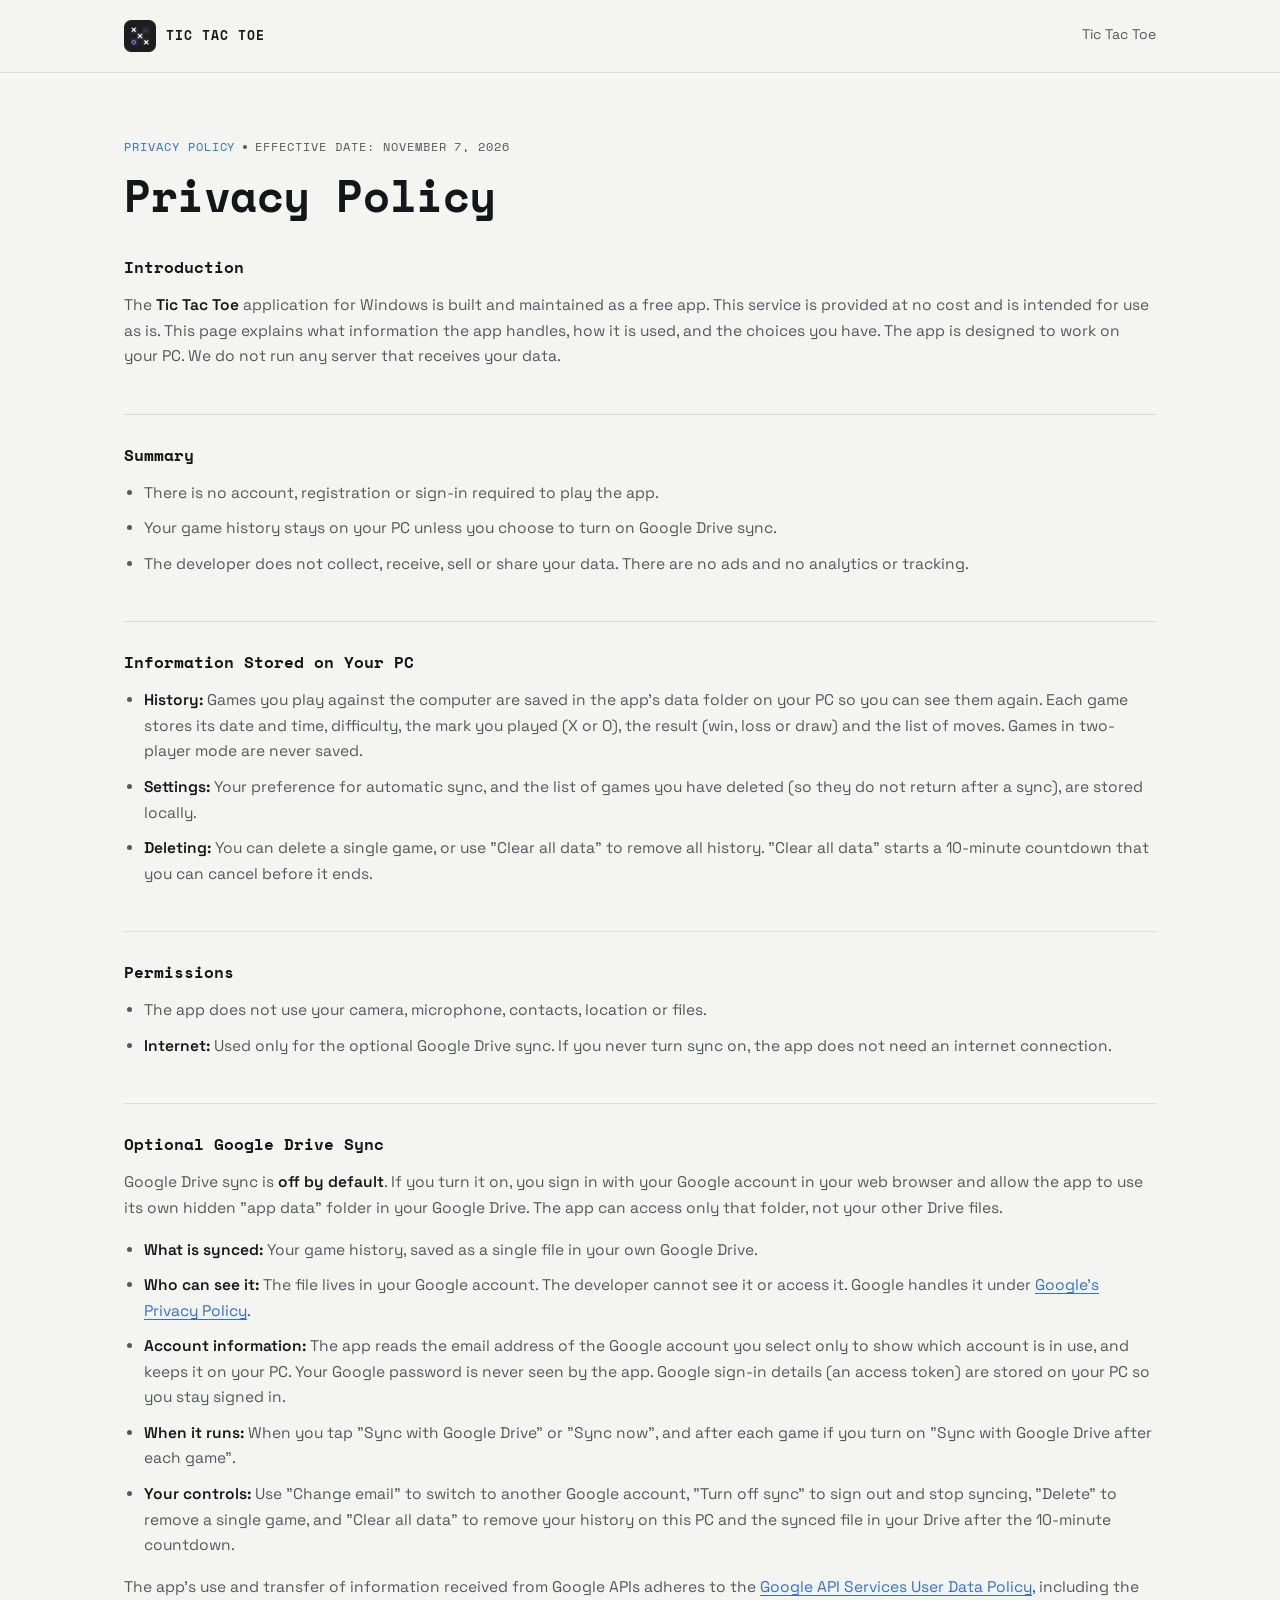
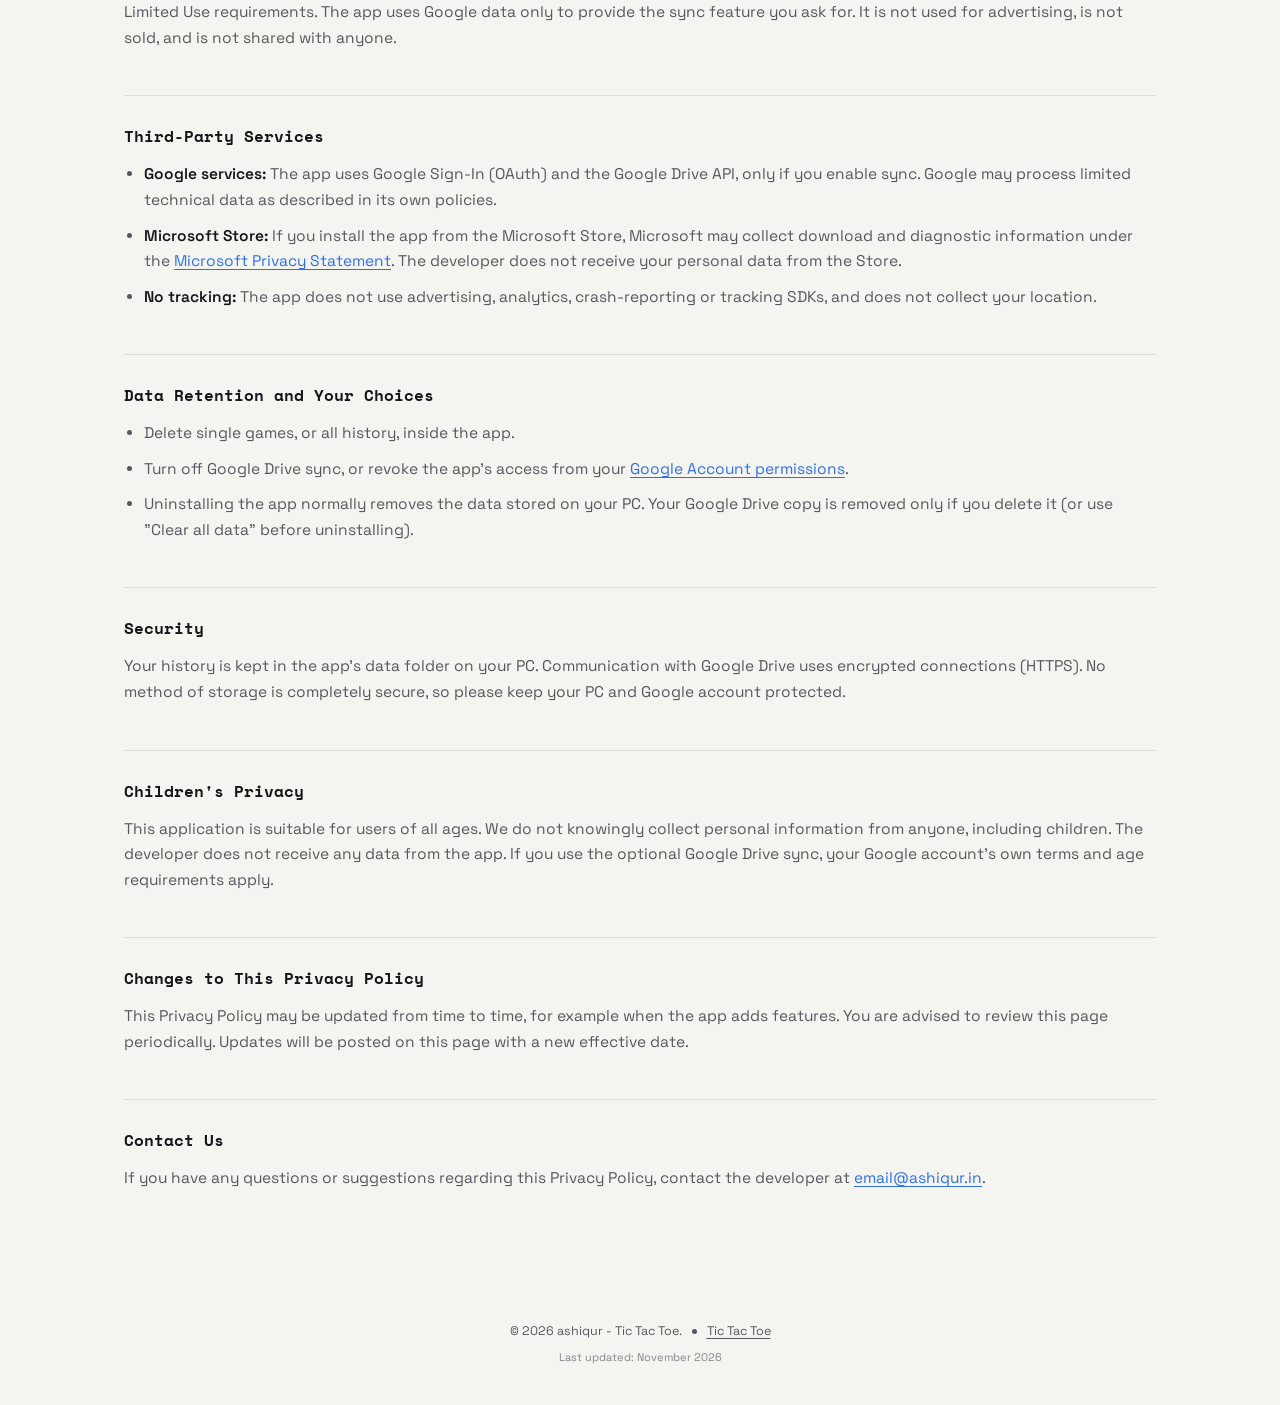
<file: apps/tic-tac-toe/privacy-policy/index.html>
<!DOCTYPE html>
<html lang="en">
<head>
<meta charset="UTF-8">
<meta name="viewport" content="width=device-width, initial-scale=1">
<title>Privacy Policy - Tic Tac Toe | ashiqur</title>
<meta name="description" content="Privacy Policy for Tic Tac Toe, a free Windows game that stores your game history on your PC, has no ads or tracking, and offers optional Google Drive sync that you control.">
<meta name="robots" content="index, follow">
<meta name="author" content="Ashiqur Rahman">
<link rel="canonical" href="https://apps.ashiqur.in/apps/tic-tac-toe/privacy-policy/">
<link rel="icon" href="../favicon.png">

<meta property="og:type" content="website">
<meta property="og:url" content="https://apps.ashiqur.in/apps/tic-tac-toe/privacy-policy/">
<meta property="og:site_name" content="ashiqur">
<meta property="og:locale" content="en_US">
<meta property="og:title" content="Privacy Policy - Tic Tac Toe">
<meta property="og:description" content="How Tic Tac Toe handles data: no accounts, no ads, no tracking. Game history stays on your PC unless you turn on optional Google Drive sync.">
<meta property="og:image" content="https://apps.ashiqur.in/apps/tic-tac-toe/preview-image.png">
<meta property="og:image:secure_url" content="https://apps.ashiqur.in/apps/tic-tac-toe/preview-image.png">
<meta property="og:image:width" content="1200">
<meta property="og:image:height" content="630">
<meta property="og:image:alt" content="Tic Tac Toe app preview">

<meta name="twitter:card" content="summary_large_image">
<meta name="twitter:title" content="Privacy Policy - Tic Tac Toe">
<meta name="twitter:description" content="How Tic Tac Toe handles data: no accounts, no ads, no tracking. Game history stays on your PC unless you turn on optional Google Drive sync.">
<meta name="twitter:image" content="https://apps.ashiqur.in/apps/tic-tac-toe/preview-image.png">
<meta name="twitter:image:alt" content="Tic Tac Toe app preview">

<link rel="preconnect" href="https://fonts.googleapis.com">
<link rel="preconnect" href="https://fonts.gstatic.com" crossorigin>
<link href="https://fonts.googleapis.com/css2?family=Space+Grotesk:wght@400;500;700&family=Space+Mono:wght@400;700&display=swap" rel="stylesheet">

<meta name="theme-color" content="#F4F5F0" media="(prefers-color-scheme: light)">
<meta name="theme-color" content="#14161A" media="(prefers-color-scheme: dark)">

<style>
  :root{
    --paper: #F4F5F0;
    --paper-raised: #FFFFFF;
    --ink: #14161A;
    --ink-soft: #55585F;
    --accent: #2F6FED;
    --accent-2: #00C896;
    --line: #DBDDD6;
    --radius: 14px;
    --wrap: 1080px;
  }

  * {
  -webkit-tap-highlight-color: transparent;
}

  @media (prefers-color-scheme: dark){
    :root{
      --paper: #14161A;
      --paper-raised: #1B1E24;
      --ink: #F4F5F0;
      --ink-soft: #A6A9B1;
      --line: #2B2E36;
    }
  }

  *{box-sizing:border-box;}
  html{scroll-behavior:smooth;}
  @media (prefers-reduced-motion: reduce){ html{scroll-behavior:auto;} }

  body{
    margin:0;
    background:var(--paper);
    color:var(--ink);
    font-family:'Space Grotesk', sans-serif;
    line-height:1.5;
    -webkit-font-smoothing:antialiased;
  }

  .wrap{ max-width:var(--wrap); margin:0 auto; padding:0 24px; }
  a{ color:inherit; }
  :focus-visible{ outline:2.5px solid var(--accent); outline-offset:3px; border-radius:4px; }

  h1,h2,h3{ font-family:'Space Mono', monospace; font-weight:700; margin:0; letter-spacing:-0.01em; }
  .eyebrow-text, .eyebrow-note, .brand-text{
    font-family:'Space Mono', monospace; text-transform:uppercase; letter-spacing:0.08em;
  }

  .sr-only{
    position:absolute; width:1px; height:1px; padding:0; margin:-1px;
    overflow:hidden; clip:rect(0,0,0,0); white-space:nowrap; border:0;
  }

  /* ---------- Header ---------- */
  .site-header{ border-bottom:1px solid var(--line); }
  .header-inner{ display:flex; align-items:center; justify-content:space-between; padding:20px 24px; }
  .brand{ display:flex; align-items:center; gap:10px; text-decoration:none; }
  .brand-mark{ width:32px; height:32px; flex-shrink:0; color:var(--ink); }
  .brand-mark svg{ display:block; width:100%; height:100%; }
  .brand-mark img{ display:block; width:100%; height:100%; object-fit:contain; }
  .brand-text{ font-size:13px; font-weight:700; }
  .header-nav{ display:flex; gap:18px; }
  .header-nav a{
    font-size:14px; text-decoration:none; color:var(--ink-soft);
    border-bottom:1px solid transparent; padding-bottom:2px;
    transition:color .15s ease, border-color .15s ease;
  }
  .header-nav a:hover{ color:var(--ink); border-color:var(--ink); }

  /* ---------- Legal content ---------- */
  .legal{ padding:64px 24px 88px; }
  .eyebrow-row{ display:flex; align-items:center; flex-wrap:wrap; gap:8px; margin:0 0 18px; }
  .eyebrow-text{ font-size:12px; color:var(--accent); }
  .eyebrow-dot{ width:4px; height:4px; border-radius:50%; background:var(--ink-soft); flex-shrink:0; }
  .eyebrow-note{ font-size:12px; color:var(--ink-soft); }
  .legal h1{ font-size:clamp(30px, 5vw, 44px); line-height:1.05; margin-bottom:36px; }

  .legal h3{
    font-size:16px; letter-spacing:0; margin-top:44px; margin-bottom:14px;
    padding-top:28px; border-top:1px solid var(--line);
  }
  .legal h3:first-of-type{ margin-top:0; padding-top:0; border-top:none; }

  .legal p{ margin:0 0 16px; color:var(--ink-soft); font-size:15.5px; line-height:1.65; }
  .legal ul{ margin:0 0 16px; padding-left:20px; color:var(--ink-soft); font-size:15.5px; line-height:1.65; }
  .legal li{ margin-bottom:10px; }
  .legal a{ color:var(--accent); text-decoration:underline; text-underline-offset:3px; }
  .legal a:hover{ color:var(--ink); }
  .highlight{ font-weight:600; color:var(--ink); }

  /* ---------- Footer ---------- */
  .site-footer{
    display:flex; flex-direction:column; align-items:center; text-align:center; gap:8px;
    padding:26px 24px 40px; font-size:12.5px; color:var(--ink-soft);
  }
  .footer-top{ display:flex; align-items:center; justify-content:center; flex-wrap:wrap; gap:10px; }
  .footer-top a{ text-decoration:underline; text-underline-offset:3px; color:var(--ink-soft); }
  .footer-top a:hover{ color:var(--ink); }
  .footer-dot{ width:5px; height:5px; border-radius:50%; background:var(--ink-soft); flex-shrink:0; }
  .footer-updated{ margin:0; font-size:11px; color:var(--ink-soft); opacity:.7; }
</style>
</head>
<body>

<header class="site-header">
  <div class="wrap header-inner">
    <a class="brand" href="https://apps.ashiqur.in/apps/tic-tac-toe/">
      <span class="brand-mark" id="brandMark" aria-hidden="true"><svg class="app-default-mark" viewBox="2 2 28 28" xmlns="http://www.w3.org/2000/svg" shape-rendering="crispEdges" role="img" aria-label="Pixel portrait of Ashiqur Rahman">
<style>
  .app-default-mark { --auto-fill: #2d4159; }
  @media (prefers-color-scheme: dark) {
    .app-default-mark { --auto-fill: #e8ecf2; }
  }
</style>
<g fill="var(--accent, var(--auto-fill))" transform="translate(16,15) scale(0.85) translate(-16,-16.5)">
<rect x="14" y="0" width="1" height="1" fill-opacity="0.01"/>
<rect x="12" y="1" width="1" height="1" fill-opacity="0.01"/>
<rect x="16" y="1" width="2" height="1" fill-opacity="0.01"/>
<rect x="11" y="2" width="1" height="1" fill-opacity="0.01"/>
<rect x="13" y="2" width="1" height="1" fill-opacity="0.04"/>
<rect x="14" y="2" width="1" height="1" fill-opacity="0.13"/>
<rect x="15" y="2" width="1" height="1" fill-opacity="0.08"/>
<rect x="10" y="3" width="1" height="1" fill-opacity="0.01"/>
<rect x="12" y="3" width="1" height="1" fill-opacity="0.17"/>
<rect x="13" y="3" width="1" height="1" fill-opacity="0.85"/>
<rect x="14" y="3" width="1" height="1" fill-opacity="0.98"/>
<rect x="15" y="3" width="1" height="1" fill-opacity="0.93"/>
<rect x="16" y="3" width="1" height="1" fill-opacity="0.72"/>
<rect x="17" y="3" width="1" height="1" fill-opacity="0.25"/>
<rect x="9" y="4" width="1" height="1" fill-opacity="0.01"/>
<rect x="11" y="4" width="1" height="1" fill-opacity="0.17"/>
<rect x="12" y="4" width="1" height="1" fill-opacity="0.91"/>
<rect x="13" y="4" width="4" height="1"/>
<rect x="17" y="4" width="1" height="1" fill-opacity="0.98"/>
<rect x="18" y="4" width="1" height="1" fill-opacity="0.13"/>
<rect x="20" y="4" width="1" height="1" fill-opacity="0.01"/>
<rect x="9" y="5" width="1" height="1" fill-opacity="0.01"/>
<rect x="11" y="5" width="1" height="1" fill-opacity="0.71"/>
<rect x="12" y="5" width="1" height="1"/>
<rect x="13" y="5" width="1" height="1" fill-opacity="0.98"/>
<rect x="14" y="5" width="2" height="1"/>
<rect x="16" y="5" width="1" height="1" fill-opacity="0.97"/>
<rect x="17" y="5" width="1" height="1"/>
<rect x="18" y="5" width="1" height="1" fill-opacity="0.41"/>
<rect x="20" y="5" width="1" height="1" fill-opacity="0.02"/>
<rect x="9" y="6" width="1" height="1" fill-opacity="0.01"/>
<rect x="11" y="6" width="1" height="1" fill-opacity="0.53"/>
<rect x="12" y="6" width="1" height="1"/>
<rect x="13" y="6" width="1" height="1" fill-opacity="0.99"/>
<rect x="14" y="6" width="2" height="1"/>
<rect x="16" y="6" width="1" height="1" fill-opacity="0.98"/>
<rect x="17" y="6" width="1" height="1"/>
<rect x="18" y="6" width="1" height="1" fill-opacity="0.54"/>
<rect x="20" y="6" width="1" height="1" fill-opacity="0.02"/>
<rect x="12" y="7" width="1" height="1" fill-opacity="0.84"/>
<rect x="13" y="7" width="1" height="1"/>
<rect x="14" y="7" width="1" height="1" fill-opacity="0.99"/>
<rect x="15" y="7" width="1" height="1"/>
<rect x="16" y="7" width="1" height="1" fill-opacity="0.98"/>
<rect x="17" y="7" width="1" height="1"/>
<rect x="18" y="7" width="1" height="1" fill-opacity="0.45"/>
<rect x="20" y="7" width="1" height="1" fill-opacity="0.02"/>
<rect x="11" y="8" width="1" height="1" fill-opacity="0.03"/>
<rect x="12" y="8" width="1" height="1" fill-opacity="0.83"/>
<rect x="13" y="8" width="1" height="1"/>
<rect x="14" y="8" width="1" height="1" fill-opacity="0.99"/>
<rect x="15" y="8" width="2" height="1"/>
<rect x="17" y="8" width="1" height="1" fill-opacity="0.96"/>
<rect x="18" y="8" width="1" height="1" fill-opacity="0.13"/>
<rect x="20" y="8" width="1" height="1" fill-opacity="0.01"/>
<rect x="10" y="9" width="2" height="1" fill-opacity="0.01"/>
<rect x="12" y="9" width="1" height="1" fill-opacity="0.66"/>
<rect x="13" y="9" width="2" height="1" fill-opacity="0.99"/>
<rect x="15" y="9" width="1" height="1" fill-opacity="0.98"/>
<rect x="16" y="9" width="1" height="1"/>
<rect x="17" y="9" width="1" height="1" fill-opacity="0.56"/>
<rect x="19" y="9" width="1" height="1" fill-opacity="0.01"/>
<rect x="10" y="10" width="1" height="1" fill-opacity="0.02"/>
<rect x="12" y="10" width="1" height="1" fill-opacity="0.48"/>
<rect x="13" y="10" width="1" height="1"/>
<rect x="14" y="10" width="1" height="1" fill-opacity="0.98"/>
<rect x="15" y="10" width="2" height="1"/>
<rect x="17" y="10" width="1" height="1" fill-opacity="0.17"/>
<rect x="18" y="10" width="1" height="1" fill-opacity="0.02"/>
<rect x="19" y="10" width="1" height="1" fill-opacity="0.01"/>
<rect x="10" y="11" width="1" height="1" fill-opacity="0.02"/>
<rect x="12" y="11" width="1" height="1" fill-opacity="0.04"/>
<rect x="13" y="11" width="1" height="1" fill-opacity="0.26"/>
<rect x="14" y="11" width="1" height="1" fill-opacity="0.87"/>
<rect x="15" y="11" width="2" height="1"/>
<rect x="17" y="11" width="1" height="1" fill-opacity="0.33"/>
<rect x="20" y="11" width="1" height="1" fill-opacity="0.02"/>
<rect x="21" y="11" width="1" height="1" fill-opacity="0.01"/>
<rect x="11" y="12" width="1" height="1" fill-opacity="0.01"/>
<rect x="12" y="12" width="1" height="1" fill-opacity="0.2"/>
<rect x="13" y="12" width="1" height="1" fill-opacity="0.58"/>
<rect x="14" y="12" width="2" height="1" fill-opacity="0.99"/>
<rect x="16" y="12" width="1" height="1"/>
<rect x="17" y="12" width="1" height="1" fill-opacity="0.92"/>
<rect x="18" y="12" width="1" height="1" fill-opacity="0.36"/>
<rect x="19" y="12" width="1" height="1" fill-opacity="0.05"/>
<rect x="22" y="12" width="1" height="1" fill-opacity="0.01"/>
<rect x="8" y="13" width="1" height="1" fill-opacity="0.01"/>
<rect x="10" y="13" width="1" height="1" fill-opacity="0.4"/>
<rect x="11" y="13" width="1" height="1" fill-opacity="0.82"/>
<rect x="12" y="13" width="7" height="1"/>
<rect x="19" y="13" width="1" height="1" fill-opacity="0.88"/>
<rect x="20" y="13" width="1" height="1" fill-opacity="0.56"/>
<rect x="21" y="13" width="1" height="1" fill-opacity="0.15"/>
<rect x="7" y="14" width="1" height="1" fill-opacity="0.01"/>
<rect x="9" y="14" width="1" height="1" fill-opacity="0.53"/>
<rect x="10" y="14" width="3" height="1"/>
<rect x="13" y="14" width="1" height="1" fill-opacity="0.99"/>
<rect x="14" y="14" width="4" height="1"/>
<rect x="18" y="14" width="1" height="1" fill-opacity="0.99"/>
<rect x="19" y="14" width="2" height="1"/>
<rect x="21" y="14" width="1" height="1" fill-opacity="0.95"/>
<rect x="22" y="14" width="1" height="1" fill-opacity="0.26"/>
<rect x="24" y="14" width="1" height="1" fill-opacity="0.01"/>
<rect x="6" y="15" width="1" height="1" fill-opacity="0.01"/>
<rect x="8" y="15" width="1" height="1" fill-opacity="0.15"/>
<rect x="9" y="15" width="1" height="1"/>
<rect x="10" y="15" width="2" height="1" fill-opacity="0.99"/>
<rect x="12" y="15" width="8" height="1"/>
<rect x="20" y="15" width="1" height="1" fill-opacity="0.97"/>
<rect x="21" y="15" width="1" height="1"/>
<rect x="22" y="15" width="1" height="1" fill-opacity="0.78"/>
<rect x="24" y="15" width="1" height="1" fill-opacity="0.01"/>
<rect x="6" y="16" width="1" height="1" fill-opacity="0.02"/>
<rect x="8" y="16" width="1" height="1" fill-opacity="0.42"/>
<rect x="9" y="16" width="1" height="1"/>
<rect x="10" y="16" width="1" height="1" fill-opacity="0.98"/>
<rect x="11" y="16" width="11" height="1"/>
<rect x="22" y="16" width="1" height="1" fill-opacity="0.91"/>
<rect x="23" y="16" width="1" height="1" fill-opacity="0.05"/>
<rect x="6" y="17" width="1" height="1" fill-opacity="0.02"/>
<rect x="8" y="17" width="1" height="1" fill-opacity="0.51"/>
<rect x="9" y="17" width="1" height="1"/>
<rect x="10" y="17" width="2" height="1" fill-opacity="0.98"/>
<rect x="12" y="17" width="1" height="1" fill-opacity="0.99"/>
<rect x="13" y="17" width="6" height="1"/>
<rect x="19" y="17" width="3" height="1" fill-opacity="0.99"/>
<rect x="22" y="17" width="1" height="1" fill-opacity="0.95"/>
<rect x="23" y="17" width="1" height="1" fill-opacity="0.1"/>
<rect x="6" y="18" width="2" height="1" fill-opacity="0.01"/>
<rect x="8" y="18" width="1" height="1" fill-opacity="0.79"/>
<rect x="9" y="18" width="1" height="1" fill-opacity="0.98"/>
<rect x="10" y="18" width="1" height="1" fill-opacity="0.99"/>
<rect x="11" y="18" width="7" height="1"/>
<rect x="18" y="18" width="1" height="1" fill-opacity="0.99"/>
<rect x="19" y="18" width="3" height="1"/>
<rect x="22" y="18" width="1" height="1" fill-opacity="0.97"/>
<rect x="23" y="18" width="1" height="1" fill-opacity="0.06"/>
<rect x="6" y="19" width="1" height="1" fill-opacity="0.01"/>
<rect x="8" y="19" width="1" height="1" fill-opacity="0.48"/>
<rect x="9" y="19" width="1" height="1"/>
<rect x="10" y="19" width="1" height="1" fill-opacity="0.99"/>
<rect x="11" y="19" width="1" height="1" fill-opacity="0.38"/>
<rect x="12" y="19" width="1" height="1" fill-opacity="0.76"/>
<rect x="13" y="19" width="1" height="1"/>
<rect x="14" y="19" width="2" height="1" fill-opacity="0.99"/>
<rect x="16" y="19" width="3" height="1"/>
<rect x="19" y="19" width="1" height="1" fill-opacity="0.69"/>
<rect x="20" y="19" width="1" height="1" fill-opacity="0.79"/>
<rect x="21" y="19" width="1" height="1" fill-opacity="0.63"/>
<rect x="22" y="19" width="1" height="1" fill-opacity="0.79"/>
<rect x="23" y="19" width="1" height="1" fill-opacity="0.26"/>
<rect x="25" y="19" width="1" height="1" fill-opacity="0.01"/>
<rect x="8" y="20" width="1" height="1" fill-opacity="0.03"/>
<rect x="9" y="20" width="1" height="1" fill-opacity="0.63"/>
<rect x="10" y="20" width="1" height="1" fill-opacity="0.91"/>
<rect x="11" y="20" width="1" height="1" fill-opacity="0.37"/>
<rect x="12" y="20" width="1" height="1" fill-opacity="0.48"/>
<rect x="13" y="20" width="4" height="1"/>
<rect x="17" y="20" width="1" height="1" fill-opacity="0.44"/>
<rect x="18" y="20" width="1" height="1" fill-opacity="0.8"/>
<rect x="19" y="20" width="1" height="1" fill-opacity="0.2"/>
<rect x="20" y="20" width="1" height="1" fill-opacity="0.33"/>
<rect x="21" y="20" width="1" height="1" fill-opacity="0.4"/>
<rect x="22" y="20" width="1" height="1" fill-opacity="0.77"/>
<rect x="23" y="20" width="1" height="1" fill-opacity="0.76"/>
<rect x="25" y="20" width="1" height="1" fill-opacity="0.01"/>
<rect x="10" y="21" width="1" height="1" fill-opacity="0.88"/>
<rect x="11" y="21" width="1" height="1" fill-opacity="0.93"/>
<rect x="12" y="21" width="1" height="1" fill-opacity="0.86"/>
<rect x="13" y="21" width="1" height="1" fill-opacity="0.64"/>
<rect x="14" y="21" width="1" height="1" fill-opacity="0.24"/>
<rect x="15" y="21" width="1" height="1" fill-opacity="0.8"/>
<rect x="16" y="21" width="1" height="1"/>
<rect x="17" y="21" width="1" height="1" fill-opacity="0.19"/>
<rect x="18" y="21" width="1" height="1" fill-opacity="0.25"/>
<rect x="19" y="21" width="1" height="1" fill-opacity="0.46"/>
<rect x="20" y="21" width="1" height="1" fill-opacity="0.76"/>
<rect x="21" y="21" width="1" height="1" fill-opacity="0.66"/>
<rect x="22" y="21" width="1" height="1" fill-opacity="0.17"/>
<rect x="23" y="21" width="1" height="1" fill-opacity="0.24"/>
<rect x="8" y="22" width="1" height="1" fill-opacity="0.01"/>
<rect x="9" y="22" width="1" height="1" fill-opacity="0.31"/>
<rect x="10" y="22" width="1" height="1" fill-opacity="0.47"/>
<rect x="11" y="22" width="1" height="1" fill-opacity="0.3"/>
<rect x="12" y="22" width="1" height="1" fill-opacity="0.98"/>
<rect x="13" y="22" width="1" height="1" fill-opacity="0.69"/>
<rect x="14" y="22" width="1" height="1" fill-opacity="0.25"/>
<rect x="15" y="22" width="1" height="1" fill-opacity="0.17"/>
<rect x="16" y="22" width="1" height="1" fill-opacity="0.94"/>
<rect x="17" y="22" width="1" height="1" fill-opacity="0.65"/>
<rect x="18" y="22" width="1" height="1" fill-opacity="0.24"/>
<rect x="19" y="22" width="1" height="1" fill-opacity="0.85"/>
<rect x="20" y="22" width="1" height="1" fill-opacity="0.84"/>
<rect x="21" y="22" width="1" height="1" fill-opacity="0.25"/>
<rect x="22" y="22" width="1" height="1" fill-opacity="0.58"/>
<rect x="23" y="22" width="1" height="1" fill-opacity="0.17"/>
<rect x="25" y="22" width="1" height="1" fill-opacity="0.01"/>
<rect x="7" y="23" width="1" height="1" fill-opacity="0.01"/>
<rect x="9" y="23" width="1" height="1" fill-opacity="0.53"/>
<rect x="10" y="23" width="1" height="1" fill-opacity="0.23"/>
<rect x="11" y="23" width="1" height="1" fill-opacity="0.05"/>
<rect x="12" y="23" width="1" height="1" fill-opacity="0.99"/>
<rect x="13" y="23" width="1" height="1"/>
<rect x="14" y="23" width="1" height="1" fill-opacity="0.6"/>
<rect x="16" y="23" width="1" height="1" fill-opacity="0.56"/>
<rect x="17" y="23" width="1" height="1" fill-opacity="0.87"/>
<rect x="18" y="23" width="1" height="1" fill-opacity="0.11"/>
<rect x="19" y="23" width="1" height="1"/>
<rect x="20" y="23" width="1" height="1" fill-opacity="0.71"/>
<rect x="22" y="23" width="1" height="1" fill-opacity="0.24"/>
<rect x="23" y="23" width="1" height="1" fill-opacity="0.07"/>
<rect x="10" y="24" width="1" height="1" fill-opacity="0.22"/>
<rect x="11" y="24" width="1" height="1" fill-opacity="0.05"/>
<rect x="12" y="24" width="1" height="1" fill-opacity="0.92"/>
<rect x="13" y="24" width="2" height="1"/>
<rect x="15" y="24" width="1" height="1" fill-opacity="0.03"/>
<rect x="16" y="24" width="1" height="1" fill-opacity="0.48"/>
<rect x="17" y="24" width="1" height="1" fill-opacity="0.98"/>
<rect x="18" y="24" width="1" height="1" fill-opacity="0.03"/>
<rect x="19" y="24" width="1" height="1" fill-opacity="0.47"/>
<rect x="20" y="24" width="1" height="1" fill-opacity="0.64"/>
<rect x="21" y="24" width="1" height="1" fill-opacity="0.26"/>
<rect x="22" y="24" width="1" height="1" fill-opacity="0.07"/>
<rect x="23" y="24" width="1" height="1" fill-opacity="0.02"/>
<rect x="11" y="25" width="1" height="1" fill-opacity="0.01"/>
<rect x="12" y="25" width="1" height="1" fill-opacity="0.44"/>
<rect x="13" y="25" width="1" height="1" fill-opacity="0.97"/>
<rect x="14" y="25" width="1" height="1" fill-opacity="0.84"/>
<rect x="15" y="25" width="1" height="1" fill-opacity="0.26"/>
<rect x="16" y="25" width="1" height="1" fill-opacity="0.95"/>
<rect x="17" y="25" width="1" height="1"/>
<rect x="18" y="25" width="1" height="1" fill-opacity="0.17"/>
<rect x="19" y="25" width="1" height="1" fill-opacity="0.58"/>
<rect x="20" y="25" width="1" height="1" fill-opacity="0.18"/>
<rect x="21" y="25" width="1" height="1" fill-opacity="0.12"/>
<rect x="9" y="26" width="1" height="1" fill-opacity="0.03"/>
<rect x="10" y="26" width="1" height="1" fill-opacity="0.87"/>
<rect x="11" y="26" width="1" height="1" fill-opacity="0.41"/>
<rect x="12" y="26" width="1" height="1" fill-opacity="0.15"/>
<rect x="13" y="26" width="1" height="1" fill-opacity="0.41"/>
<rect x="14" y="26" width="1" height="1" fill-opacity="0.24"/>
<rect x="15" y="26" width="1" height="1" fill-opacity="0.61"/>
<rect x="16" y="26" width="2" height="1"/>
<rect x="18" y="26" width="1" height="1" fill-opacity="0.24"/>
<rect x="19" y="26" width="1" height="1" fill-opacity="0.15"/>
<rect x="20" y="26" width="1" height="1" fill-opacity="0.05"/>
<rect x="9" y="27" width="1" height="1" fill-opacity="0.01"/>
<rect x="10" y="27" width="1" height="1" fill-opacity="0.45"/>
<rect x="11" y="27" width="1" height="1" fill-opacity="0.14"/>
<rect x="12" y="27" width="1" height="1" fill-opacity="0.12"/>
<rect x="13" y="27" width="1" height="1" fill-opacity="0.09"/>
<rect x="15" y="27" width="1" height="1" fill-opacity="0.83"/>
<rect x="16" y="27" width="2" height="1"/>
<rect x="18" y="27" width="1" height="1" fill-opacity="0.14"/>
<rect x="14" y="28" width="1" height="1" fill-opacity="0.17"/>
<rect x="15" y="28" width="1" height="1" fill-opacity="0.88"/>
<rect x="16" y="28" width="1" height="1" fill-opacity="0.82"/>
<rect x="17" y="28" width="1" height="1" fill-opacity="0.5"/>
<rect x="19" y="28" width="1" height="1" fill-opacity="0.01"/>
<rect x="9" y="29" width="1" height="1" fill-opacity="0.01"/>
<rect x="10" y="29" width="1" height="1" fill-opacity="0.02"/>
<rect x="11" y="29" width="1" height="1" fill-opacity="0.1"/>
<rect x="12" y="29" width="1" height="1" fill-opacity="0.9"/>
<rect x="13" y="29" width="1" height="1" fill-opacity="0.31"/>
<rect x="14" y="29" width="1" height="1" fill-opacity="0.09"/>
<rect x="15" y="29" width="1" height="1" fill-opacity="0.08"/>
<rect x="16" y="29" width="1" height="1" fill-opacity="0.34"/>
<rect x="17" y="29" width="1" height="1" fill-opacity="0.29"/>
<rect x="19" y="29" width="1" height="1" fill-opacity="0.01"/>
<rect x="11" y="30" width="1" height="1" fill-opacity="0.04"/>
<rect x="12" y="30" width="1" height="1" fill-opacity="0.45"/>
<rect x="13" y="30" width="2" height="1" fill-opacity="0.11"/>
<rect x="16" y="30" width="1" height="1" fill-opacity="0.35"/>
<rect x="17" y="30" width="1" height="1" fill-opacity="0.36"/>
<rect x="19" y="30" width="1" height="1" fill-opacity="0.01"/>
<rect x="14" y="31" width="1" height="1" fill-opacity="0.14"/>
<rect x="15" y="31" width="1" height="1" fill-opacity="0.03"/>
</g>
</svg></span>
      <span class="brand-text">Tic Tac Toe</span>
    </a>
    <nav class="header-nav">
      <a href="https://apps.ashiqur.in/apps/tic-tac-toe/">Tic Tac Toe</a>
    </nav>
  </div>
</header>

<main>
  <section class="legal wrap">
    <p class="eyebrow-row">
      <span class="eyebrow-text">Privacy Policy</span>
      <span class="eyebrow-dot" aria-hidden="true"></span>
      <span class="eyebrow-note">Effective Date: November 7, 2026</span>
    </p>
    <h1>Privacy Policy</h1>

    <h3>Introduction</h3>
    <p>The <span class="highlight">Tic Tac Toe</span> application for Windows is built and maintained as a free app. This service is provided at no cost and is intended for use as is. This page explains what information the app handles, how it is used, and the choices you have. The app is designed to work on your PC. We do not run any server that receives your data.</p>

    <h3>Summary</h3>
    <ul>
      <li>There is no account, registration or sign-in required to play the app.</li>
      <li>Your game history stays on your PC unless you choose to turn on Google Drive sync.</li>
      <li>The developer does not collect, receive, sell or share your data. There are no ads and no analytics or tracking.</li>
    </ul>

    <h3>Information Stored on Your PC</h3>
    <ul>
      <li><span class="highlight">History:</span> Games you play against the computer are saved in the app's data folder on your PC so you can see them again. Each game stores its date and time, difficulty, the mark you played (X or O), the result (win, loss or draw) and the list of moves. Games in two-player mode are never saved.</li>
      <li><span class="highlight">Settings:</span> Your preference for automatic sync, and the list of games you have deleted (so they do not return after a sync), are stored locally.</li>
      <li><span class="highlight">Deleting:</span> You can delete a single game, or use "Clear all data" to remove all history. "Clear all data" starts a 10-minute countdown that you can cancel before it ends.</li>
    </ul>

    <h3>Permissions</h3>
    <ul>
      <li>The app does not use your camera, microphone, contacts, location or files.</li>
      <li><span class="highlight">Internet:</span> Used only for the optional Google Drive sync. If you never turn sync on, the app does not need an internet connection.</li>
    </ul>

    <h3>Optional Google Drive Sync</h3>
    <p>Google Drive sync is <span class="highlight">off by default</span>. If you turn it on, you sign in with your Google account in your web browser and allow the app to use its own hidden "app data" folder in your Google Drive. The app can access only that folder, not your other Drive files.</p>
    <ul>
      <li><span class="highlight">What is synced:</span> Your game history, saved as a single file in your own Google Drive.</li>
      <li><span class="highlight">Who can see it:</span> The file lives in your Google account. The developer cannot see it or access it. Google handles it under <a href="https://policies.google.com/privacy" rel="noopener">Google's Privacy Policy</a>.</li>
      <li><span class="highlight">Account information:</span> The app reads the email address of the Google account you select only to show which account is in use, and keeps it on your PC. Your Google password is never seen by the app. Google sign-in details (an access token) are stored on your PC so you stay signed in.</li>
      <li><span class="highlight">When it runs:</span> When you tap "Sync with Google Drive" or "Sync now", and after each game if you turn on "Sync with Google Drive after each game".</li>
      <li><span class="highlight">Your controls:</span> Use "Change email" to switch to another Google account, "Turn off sync" to sign out and stop syncing, "Delete" to remove a single game, and "Clear all data" to remove your history on this PC and the synced file in your Drive after the 10-minute countdown.</li>
    </ul>
    <p>The app's use and transfer of information received from Google APIs adheres to the <a href="https://developers.google.com/terms/api-services-user-data-policy" rel="noopener">Google API Services User Data Policy</a>, including the Limited Use requirements. The app uses Google data only to provide the sync feature you ask for. It is not used for advertising, is not sold, and is not shared with anyone.</p>

    <h3>Third-Party Services</h3>
    <ul>
      <li><span class="highlight">Google services:</span> The app uses Google Sign-In (OAuth) and the Google Drive API, only if you enable sync. Google may process limited technical data as described in its own policies.</li>
      <li><span class="highlight">Microsoft Store:</span> If you install the app from the Microsoft Store, Microsoft may collect download and diagnostic information under the <a href="https://privacy.microsoft.com/privacystatement" rel="noopener">Microsoft Privacy Statement</a>. The developer does not receive your personal data from the Store.</li>
      <li><span class="highlight">No tracking:</span> The app does not use advertising, analytics, crash-reporting or tracking SDKs, and does not collect your location.</li>
    </ul>

    <h3>Data Retention and Your Choices</h3>
    <ul>
      <li>Delete single games, or all history, inside the app.</li>
      <li>Turn off Google Drive sync, or revoke the app's access from your <a href="https://myaccount.google.com/permissions" rel="noopener">Google Account permissions</a>.</li>
      <li>Uninstalling the app normally removes the data stored on your PC. Your Google Drive copy is removed only if you delete it (or use "Clear all data" before uninstalling).</li>
    </ul>

    <h3>Security</h3>
    <p>Your history is kept in the app's data folder on your PC. Communication with Google Drive uses encrypted connections (HTTPS). No method of storage is completely secure, so please keep your PC and Google account protected.</p>

    <h3>Children's Privacy</h3>
    <p>This application is suitable for users of all ages. We do not knowingly collect personal information from anyone, including children. The developer does not receive any data from the app. If you use the optional Google Drive sync, your Google account's own terms and age requirements apply.</p>

    <h3>Changes to This Privacy Policy</h3>
    <p>This Privacy Policy may be updated from time to time, for example when the app adds features. You are advised to review this page periodically. Updates will be posted on this page with a new effective date.</p>

    <h3>Contact Us</h3>
    <p>If you have any questions or suggestions regarding this Privacy Policy, contact the developer at <a href="mailto:email@ashiqur.in">email@ashiqur.in</a>.</p>
  </section>
</main>

<footer class="site-footer wrap">
  <div class="footer-top">
    <span>© 2026 ashiqur - Tic Tac Toe.</span>
    <span class="footer-dot" aria-hidden="true"></span>
    <a href="https://apps.ashiqur.in/apps/tic-tac-toe/">Tic Tac Toe</a>
  </div>
  <p class="footer-updated">Last updated: November 2026</p>
</footer>

<script>
(function(){
  // The pixel-portrait avatar above is already rendered as the default/
  // placeholder header logo. Test-load logo.png (same directory as the
  // main app page, one level up from this privacy-policy page) in the
  // background and only swap it in once it actually finishes loading -
  // if it's missing, misnamed, or hasn't been uploaded yet, the avatar
  // just stays put instead of showing a broken-image icon.
  var mark = document.getElementById('brandMark');
  if (!mark) return;
  var probe = new Image();
  probe.onload = function(){
    var img = document.createElement('img');
    img.src = '../logo.png';
    img.alt = '';
    mark.innerHTML = '';
    mark.appendChild(img);
  };
  probe.onerror = function(){ /* keep the default avatar mark */ };
  probe.src = '../logo.png';
})();
</script>

</body>
</html>
</file>
<file: style.css>
/**
 * ashiqur.in apps - Shared site stylesheet
 * ============================================
 * Loaded by both index.html (Home) and apps/index.html (All Apps) so
 * the two tabs always match. Design tokens and component patterns
 * mirror the per-app landing page template (app.details.js /
 * platforms.config.js / index.html) so a visitor moving between an
 * app's own page and this site never sees a visual seam.
 */

:root{
  --paper: #F4F5F0;
  --paper-raised: #FFFFFF;
  --ink: #14161A;
  --ink-soft: #55585F;
  --accent: #2F6FED;
  --accent-2: #00C896;
  --line: #DBDDD6;
  --radius: 14px;
  --wrap: 1080px;
}

* {
  -webkit-tap-highlight-color: transparent;
}

@media (prefers-color-scheme: dark){
  :root{
    --paper: #14161A;
    --paper-raised: #1B1E24;
    --ink: #F4F5F0;
    --ink-soft: #A6A9B1;
    --line: #2B2E36;
  }
}

*{box-sizing:border-box;}
html{scroll-behavior:smooth;}
@media (prefers-reduced-motion: reduce){ html{scroll-behavior:auto;} }

body{
  margin:0;
  background:var(--paper);
  color:var(--ink);
  font-family:'Space Grotesk', sans-serif;
  line-height:1.5;
  -webkit-font-smoothing:antialiased;
  overflow-x: hidden;
}

.wrap{ max-width:var(--wrap); margin:0 auto; padding:0 24px; }
a{ color:inherit; }
:focus-visible{ outline:2.5px solid var(--accent); outline-offset:3px; border-radius:4px; }

h1,h2,h3{ font-family:'Space Mono', monospace; font-weight:700; margin:0; letter-spacing:-0.01em; }
.eyebrow-text, .eyebrow-note, .section-label, .cta-meta, .brand-text, .platform-eyebrow, .app-eyebrow{
  font-family:'Space Mono', monospace; text-transform:uppercase; letter-spacing:0.08em;
}

.sr-only{
  position:absolute; width:1px; height:1px; padding:0; margin:-1px;
  overflow:hidden; clip:rect(0,0,0,0); white-space:nowrap; border:0;
}

/* ---------- Header ---------- */
.site-header{ border-bottom:1px solid var(--line); }
.header-inner{ display:flex; align-items:center; justify-content:space-between; padding:20px 24px; }
.brand{ display:flex; align-items:center; gap:10px; text-decoration:none; }
.brand-mark{ width:32px; height:32px; flex-shrink:0; color:var(--ink); }
.brand-mark svg{ display:block; width:100%; height:100%; }
.brand-mark img{ display:block; width:100%; height:100%; object-fit:contain; }
.brand-text{ font-size:13px; font-weight:700; }
.header-nav{ display:flex; gap:22px; }
.header-nav a{
  font-size:14px; text-decoration:none; color:var(--ink-soft);
  border-bottom:1px solid transparent; padding-bottom:2px;
  transition:color .15s ease, border-color .15s ease;
}
.header-nav a:hover{ color:var(--ink); border-color:var(--ink); }
.header-nav a.is-active{ color:var(--ink); border-color:var(--accent); }

/* ---------- Hero (Home page) ---------- */
.hero{ display:grid; grid-template-columns:1.1fr 0.9fr; gap:56px; align-items:center; padding:64px 24px 72px; }
.hero.hero--centered{ grid-template-columns:1fr; text-align:center; justify-items:center; padding-bottom:56px; }
.eyebrow-row{ display:flex; align-items:center; flex-wrap:wrap; gap:8px; margin:0 0 18px; }
.hero--centered .eyebrow-row{ justify-content:center; }
.eyebrow-text{ font-size:12px; color:var(--accent); }
.eyebrow-dot{ width:4px; height:4px; border-radius:50%; background:var(--ink-soft); flex-shrink:0; }
.eyebrow-note{ font-size:12px; color:var(--ink-soft); }
h1{ font-size:clamp(34px, 5vw, 54px); line-height:1.04; }
.lede{ margin:22px 0 0; max-width:46ch; color:var(--ink-soft); font-size:17px; }
.hero--centered .lede{ margin-left:auto; margin-right:auto; }
.cta-row{ display:flex; align-items:center; gap:16px; margin-top:32px; flex-wrap:wrap; }
.hero--centered .cta-row{ justify-content:center; }
.btn-primary{
  display:inline-flex; align-items:center; gap:8px;
  font-family:'Space Grotesk', sans-serif; font-weight:700; font-size:15.5px;
  background:var(--ink); color:var(--paper); border:none; border-radius:999px;
  padding:15px 28px; cursor:pointer; text-decoration:none;
  transition:transform .15s ease, background .15s ease;
}
.btn-primary:hover{ background:var(--accent); transform:translateY(-1px); }
.btn-primary:active{ transform:translateY(0); }
.btn-secondary{
  display:inline-flex; align-items:center; gap:8px;
  font-family:'Space Grotesk', sans-serif; font-weight:700; font-size:14.5px;
  background:transparent; color:var(--ink); border:1px solid var(--line); border-radius:999px;
  padding:13px 24px; cursor:pointer; text-decoration:none;
  transition:border-color .15s ease, background .15s ease;
}
.btn-secondary:hover{ border-color:var(--ink); background:rgba(20,22,26,0.04); }
@media (prefers-color-scheme: dark){ .btn-secondary:hover{ background:rgba(244,245,240,0.06); } }
.cta-meta{ font-size:11.5px; color:var(--ink-soft); }
.all-options-link{ display:inline-block; margin-top:18px; font-size:13.5px; color:var(--ink-soft); text-decoration:underline; text-underline-offset:3px; }
.all-options-link:hover{ color:var(--ink); }

.hero-visual{ display:flex; justify-content:center; }
.mark-grid{
  width:min(300px, 70vw); aspect-ratio:1/1; display:flex; align-items:center; justify-content:center;
  background:var(--paper-raised); border:1px solid var(--line); border-radius:var(--radius);
  padding:0; box-shadow:0 30px 60px -30px rgba(20,22,26,0.25);
}
.mark-grid svg, .mark-grid img { 
  width: 100%; 
  height: 100%; 
  object-fit: cover; 
}

/* ---------- Section label + generic grid sections ---------- */
.section{ padding:16px 24px 76px; }
.section-label{ font-size:12px; color:var(--ink-soft); margin:0 0 28px; }
.section-heading-row{ display:flex; align-items:baseline; justify-content:space-between; gap:16px; flex-wrap:wrap; margin:0 0 28px; }
.section-heading-row .section-label{ margin:0; }
.section-link{ font-size:13px; color:var(--ink-soft); text-decoration:underline; text-underline-offset:3px; white-space:nowrap; }
.section-link:hover{ color:var(--ink); }

/* ---------- Features ("why these apps") ---------- */
.feature-grid{
  display:grid; grid-template-columns:repeat(auto-fit, minmax(220px, 1fr)); gap:1px; background:var(--line);
  border:1px solid var(--line); border-radius:var(--radius); overflow:hidden;
}
.feature{ background:var(--paper-raised); padding:26px 22px 30px; }
.feature-icon{ width:34px; height:34px; color:var(--accent); margin-bottom:18px; }
.feature-icon svg{ display:block; width:100%; height:100%; }
.feature h3{ font-size:14px; letter-spacing:0; margin-bottom:8px; }
.feature p{ margin:0; font-size:13.5px; color:var(--ink-soft); line-height:1.55; }

/* ---------- App cards (Featured apps on Home + All Apps grid) ---------- */
.app-grid{
  display:grid; grid-template-columns:repeat(auto-fill, minmax(240px, 1fr)); gap:16px;
}
.app-card{
  display:flex; flex-direction:column; gap:14px; background:var(--paper-raised);
  border:1px solid var(--line); border-radius:var(--radius); padding:20px;
  text-decoration:none; color:var(--ink);
  transition:border-color .15s ease, transform .15s ease, box-shadow .15s ease;
}
.app-card:hover{ border-color:var(--app-accent, var(--accent)); transform:translateY(-2px); box-shadow:0 16px 32px -20px rgba(20,22,26,0.3); }
.app-card.is-disabled{ opacity:.55; pointer-events:none; }
.app-card-top{ display:flex; align-items:center; gap:14px; }
.app-icon{
  width:52px; height:52px; flex-shrink:0; border-radius:13px; overflow:hidden;
  background:var(--paper); border:1px solid var(--line);
  display:flex; align-items:center; justify-content:center;
}
.app-icon img{ display:block; width:100%; height:100%; object-fit:cover; }
.app-icon-fallback{
  width:100%; height:100%; display:flex; align-items:center; justify-content:center;
  background:var(--paper);
}
.app-icon-fallback svg{ display:block; width:100%; height:100%; }
.app-card-title{ min-width:0; }
.app-name{ font-family:'Space Mono', monospace; font-weight:700; font-size:14.5px; margin:0 0 3px; }
.app-tagline{ margin:0; font-size:12.5px; color:var(--ink-soft); overflow:hidden; text-overflow:ellipsis; white-space:nowrap; }
.app-card-meta{ display:flex; align-items:center; flex-wrap:wrap; gap:8px; margin-top:auto; }
.app-tag{
  font-family:'Space Mono', monospace; text-transform:uppercase; letter-spacing:0.05em;
  font-size:10px; color:var(--ink-soft); background:var(--paper); border:1px solid var(--line);
  border-radius:999px; padding:4px 9px;
}
.app-platform-icons{ display:flex; align-items:center; gap:6px; margin-left:auto; color:var(--ink-soft); }
.app-platform-icons svg{ width:15px; height:15px; display:block; }
.app-badge-soon{
  font-family:'Space Mono', monospace; text-transform:uppercase; letter-spacing:0.05em;
  font-size:10px; color:var(--accent); background:color-mix(in srgb, var(--accent) 14%, transparent);
  border-radius:999px; padding:4px 9px;
}

/* ---------- Featured app spotlight (Home page, video + detail) ---------- */
.featured-app-section[hidden]{ display:none; }
.featured-app{
  display:grid; grid-template-columns:0.95fr 1.05fr; gap:48px; align-items:center;
  background:var(--paper-raised); border:1px solid var(--line); border-radius:var(--radius);
  padding:36px;
}
.featured-video-frame{
  position:relative; width:100%; max-width:100%; margin:0 auto;
  aspect-ratio:16/9; border-radius:calc(var(--radius) - 2px); overflow:hidden;
  background:var(--paper); border:1px solid var(--line);
}
.featured-video-frame video{ display:block; width:100%; height:100%; object-fit:contain; background:#000; }
.video-expand-btn{
  position:absolute; top:10px; right:10px; z-index:2;
  width:32px; height:32px; border-radius:8px;
  background:rgba(20,22,26,0.55); border:1px solid rgba(255,255,255,0.3);
  color:#fff; cursor:pointer; display:flex; align-items:center; justify-content:center;
  transition:background .15s ease;
}
.video-expand-btn svg{ width:16px; height:16px; display:block; }
.video-expand-btn:hover{ background:rgba(20,22,26,0.8); }
.featured-video-fallback{
  width:100%; height:100%; display:flex; flex-direction:column; align-items:center;
  justify-content:center; gap:14px; text-align:center; padding:24px; color:var(--ink-soft);
}
.featured-video-fallback-icon{ width:56px; height:56px; border-radius:16px; }
.featured-video-fallback p{ margin:0; font-size:12.5px; }
.screenshot-strip{
  display:flex; gap:10px; margin-top:16px;
}
.screenshot-strip img{
  height:180px; width:auto; flex:1 1 0; min-width:0; border-radius:10px; border:1px solid var(--line);
  object-fit:cover; background:var(--paper); cursor:zoom-in;
  transition:transform .15s ease, border-color .15s ease;
}
.screenshot-strip img:hover{ transform:translateY(-2px); border-color:var(--app-accent, var(--accent)); }
.screenshot-more-tile{
  height:180px; width:auto; flex:1 1 0; min-width:0; border-radius:10px; border:1px solid var(--line);
  background-size:cover; background-position:center; background-color:var(--paper);
  position:relative; overflow:hidden; cursor:pointer; padding:0; margin:0;
  font-family:inherit;
  transition:transform .15s ease, border-color .15s ease;
}
.screenshot-more-tile::after{ content:''; position:absolute; inset:0; background:rgba(10,11,13,0.62); }
.screenshot-more-tile span{
  position:relative; z-index:1; width:100%; height:100%;
  display:flex; align-items:center; justify-content:center;
  color:#fff; font-family:'Space Mono', monospace; font-weight:700; font-size:19px;
}
.screenshot-more-tile:hover{ transform:translateY(-2px); border-color:var(--app-accent, var(--accent)); }

/* ---------- Lightbox (popup viewer for screenshots + featured video) ----------
   Media keeps its natural aspect ratio automatically: only max-width/
   max-height are set below (no fixed width or height), so the browser
   sizes an image or video by its own intrinsic ratio and it always
   fits inside the viewport - no cropping, no scrollbars. */
body.lightbox-open{ overflow:hidden; }
.lightbox-overlay{
  position:fixed; inset:0; z-index:999;
  background:rgba(10,11,13,0.92);
  display:flex; align-items:center; justify-content:center;
  padding:28px; animation:lightbox-fade .15s ease;
}
@keyframes lightbox-fade{ from{ opacity:0; } to{ opacity:1; } }
.lightbox-stage{ max-width:100%; max-height:100%; display:flex; align-items:center; justify-content:center; }
.lightbox-media{
  display:block; max-width:92vw; max-height:86vh; width:auto; height:auto;
  border-radius:10px; background:#000; box-shadow:0 30px 70px -20px rgba(0,0,0,0.6);
}
.lightbox-close{
  position:fixed; top:20px; right:22px; width:40px; height:40px; border-radius:50%;
  background:rgba(255,255,255,0.1); border:1px solid rgba(255,255,255,0.25);
  color:#fff; cursor:pointer; display:flex; align-items:center; justify-content:center;
  transition:background .15s ease;
}
.lightbox-close svg{ width:18px; height:18px; }
.lightbox-close:hover{ background:rgba(255,255,255,0.22); }
.lightbox-nav{
  position:fixed; top:50%; transform:translateY(-50%); width:44px; height:44px; border-radius:50%;
  background:rgba(255,255,255,0.1); border:1px solid rgba(255,255,255,0.25);
  color:#fff; cursor:pointer; display:flex; align-items:center; justify-content:center;
  transition:background .15s ease;
}
.lightbox-nav svg{ width:20px; height:20px; }
.lightbox-nav:hover{ background:rgba(255,255,255,0.22); }
.lightbox-nav.prev{ left:22px; }
.lightbox-nav.next{ right:22px; }
.lightbox-counter{
  position:fixed; bottom:22px; left:50%; transform:translateX(-50%);
  font-family:'Space Mono', monospace; font-size:12px; letter-spacing:0.05em; color:rgba(255,255,255,0.7);
}
@media (max-width:640px){
  .lightbox-nav{ width:38px; height:38px; }
  .lightbox-nav.prev{ left:8px; }
  .lightbox-nav.next{ right:8px; }
  .lightbox-close{ top:12px; right:12px; }
  .lightbox-media{ max-width:94vw; max-height:80vh; }
}
.featured-app-badge{
  font-family:'Space Mono', monospace; text-transform:uppercase; letter-spacing:0.06em;
  font-size:11px; color:var(--app-accent, var(--accent)); margin:0 0 12px;
}
.featured-app-name{ font-family:'Space Mono', monospace; font-weight:700; font-size:24px; margin:0 0 6px; }
.featured-app-tagline{ margin:0; font-size:15px; color:var(--ink-soft); }
.featured-app-description{ margin:16px 0 0; font-size:14.5px; line-height:1.6; color:var(--ink-soft); max-width:52ch; }
.featured-highlights{ list-style:none; margin:22px 0 0; padding:0; display:flex; flex-direction:column; gap:10px; }
.featured-highlights li{ display:flex; align-items:flex-start; gap:10px; font-size:14px; }
.featured-highlights svg{ width:18px; height:18px; flex-shrink:0; margin-top:1px; color:var(--app-accent, var(--accent)); }
.featured-app-meta{ margin-top:22px; }
.featured-app-cta{ margin-top:26px; }
.btn-primary.is-disabled{ opacity:.55; pointer-events:none; }

/* ---------- All Apps toolbar (search + filters) ---------- */
.apps-toolbar{
  display:flex; flex-wrap:wrap; gap:12px; align-items:center;
  padding:18px; margin-bottom:28px; background:var(--paper-raised);
  border:1px solid var(--line); border-radius:var(--radius);
}
.search-field{
  flex:1 1 220px; display:flex; align-items:center; gap:10px;
  border:1px solid var(--line); border-radius:999px; padding:11px 16px;
  background:var(--paper);
}
.search-field svg{ width:17px; height:17px; color:var(--ink-soft); flex-shrink:0; }
.search-field input{
  border:none; background:transparent; outline:none; width:100%;
  font-family:'Space Grotesk', sans-serif; font-size:14.5px; color:var(--ink);
}
.search-field input::placeholder{ color:var(--ink-soft); }
.filter-select{
  font-family:'Space Grotesk', sans-serif; font-size:13.5px; color:var(--ink);
  background:var(--paper); border:1px solid var(--line); border-radius:999px;
  padding:10px 34px 10px 16px; cursor:pointer; appearance:none;
  background-image:url("data:image/svg+xml,%3Csvg xmlns='http://www.w3.org/2000/svg' viewBox='0 0 24 24' fill='none' stroke='%2355585F' stroke-width='2'%3E%3Cpath d='M6 9l6 6 6-6'/%3E%3C/svg%3E");
  background-repeat:no-repeat; background-position:right 12px center; background-size:13px;
}
.results-meta{ font-size:12.5px; color:var(--ink-soft); margin:0 0 18px; }
.empty-state{
  text-align:center; padding:64px 24px; color:var(--ink-soft);
  border:1px dashed var(--line); border-radius:var(--radius);
}
.empty-state p{ margin:0 0 14px; font-size:14.5px; }

/* ---------- Footer ---------- */
.site-footer{
  display:flex; flex-direction:column; align-items:center; text-align:center; gap:8px;
  padding:26px 24px 40px; font-size:12.5px; color:var(--ink-soft);
}
.footer-top{ display:flex; align-items:center; justify-content:center; flex-wrap:wrap; gap:10px; }
.footer-top a{ text-decoration:underline; text-underline-offset:3px; color:var(--ink-soft); }
.footer-top a:hover{ color:var(--ink); }
.footer-dot{ width:5px; height:5px; border-radius:50%; background:var(--ink-soft); flex-shrink:0; }
.footer-updated{ margin:0; font-size:11px; color:var(--ink-soft); opacity:.7; }

/* ---------- Page header (All Apps intro) ---------- */
.page-intro{ padding:56px 24px 8px; }
.page-intro h1{ font-size:clamp(28px, 4vw, 40px); margin-bottom:14px; }
.page-intro p{ margin:0; max-width:56ch; color:var(--ink-soft); font-size:15.5px; }

@media (max-width: 860px){
  .hero{ grid-template-columns:1fr; gap:44px; padding-top:44px; }
  .hero-visual{ order:-1; }
  

  .apps-toolbar{ flex-direction:row; flex-wrap:wrap; }

  .search-field{ flex: 0 0 100%; } 
  

  .filter-select{ flex: 1; width: auto; } 
 

  .featured-app{ grid-template-columns:1fr; gap:32px; padding:26px; }
  .featured-video-frame{ max-width:100%; }
}
/* ---------- Footer ---------- */
.site-footer{
  display:flex; flex-direction:column; align-items:center; text-align:center; gap:8px;
  padding:26px 24px 40px; font-size:12.5px; color:var(--ink-soft);
  
  /* 1. Add relative positioning so the new line anchors properly to the top */
  position: relative;
}

/* 2. Create a full-width line using a pseudo-element */
.site-footer::before {
  content: "";
  position: absolute;
  top: 0;
  left: 50%;
  transform: translateX(-50%); /* This perfectly centers the 100vw element */
  width: 100vw; /* Forces the line to be 100% of the screen width */
  border-top: 1px solid var(--line);
}
</file>
